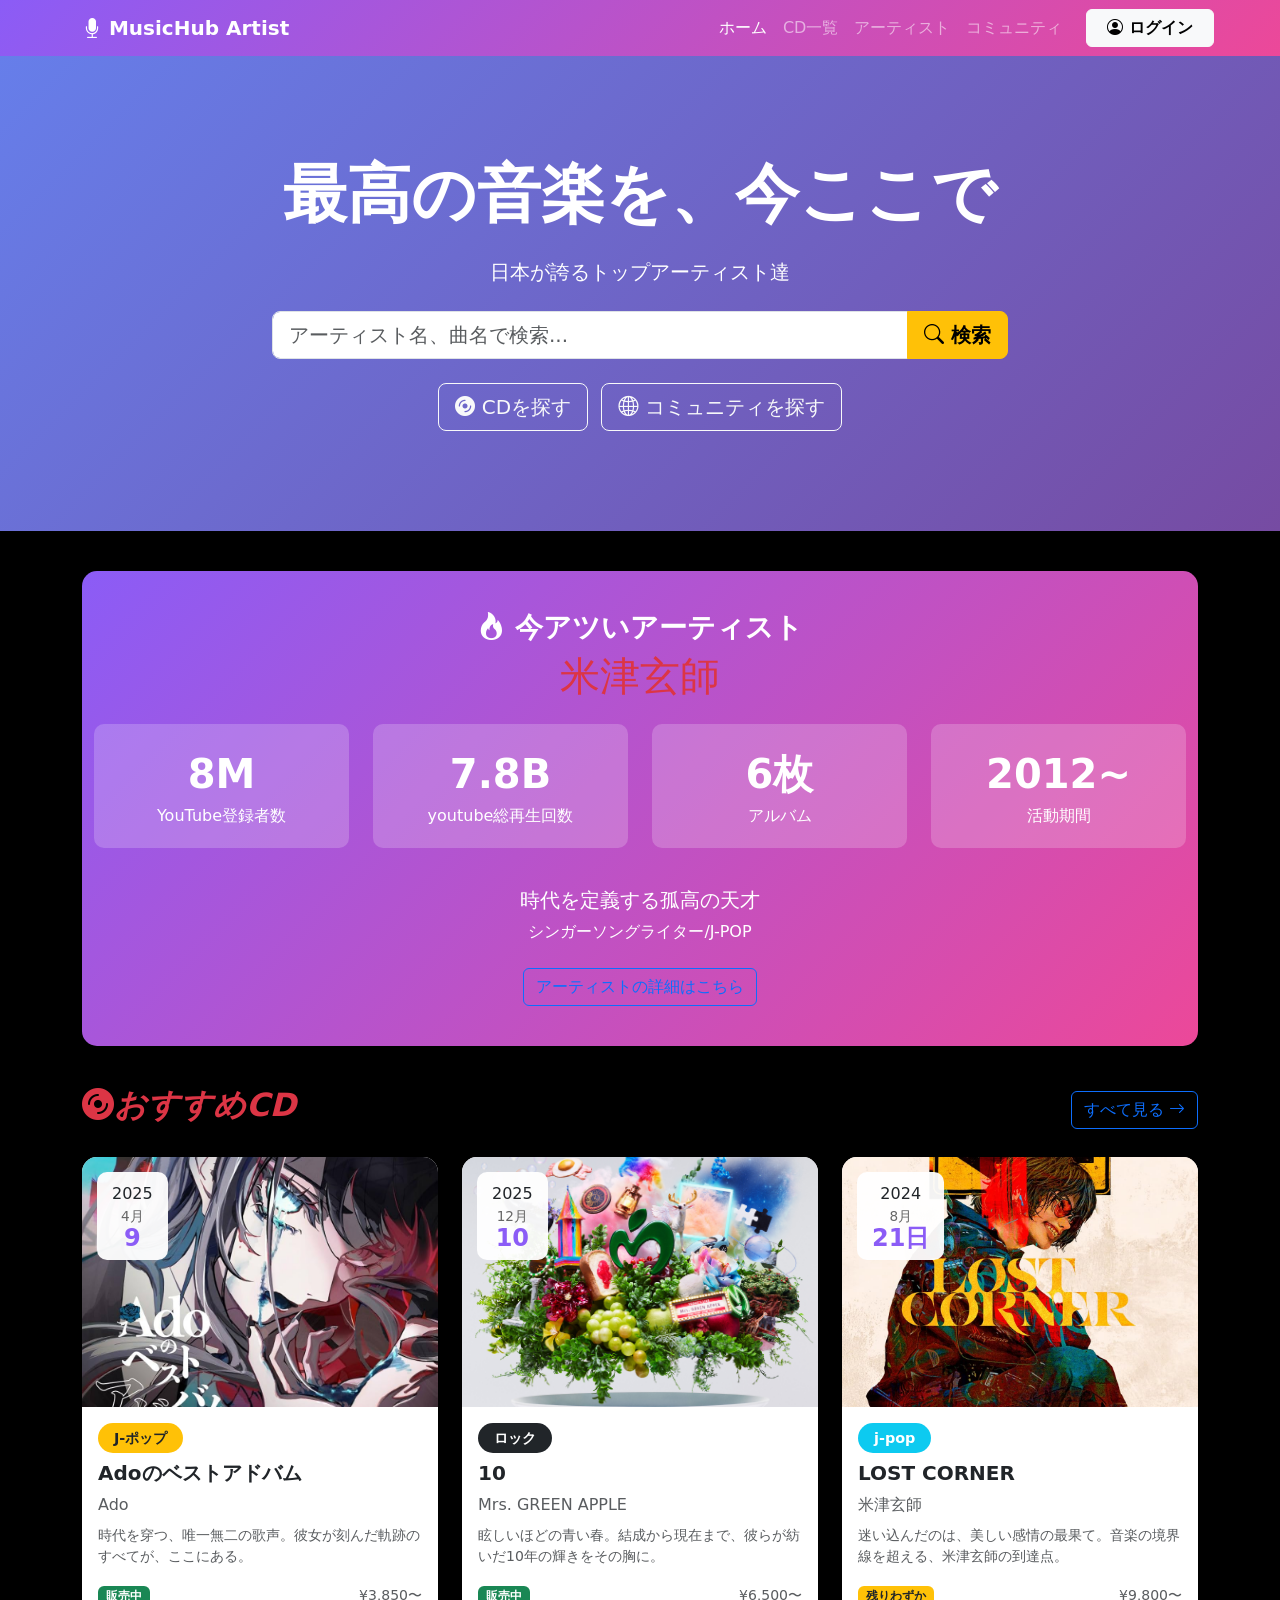
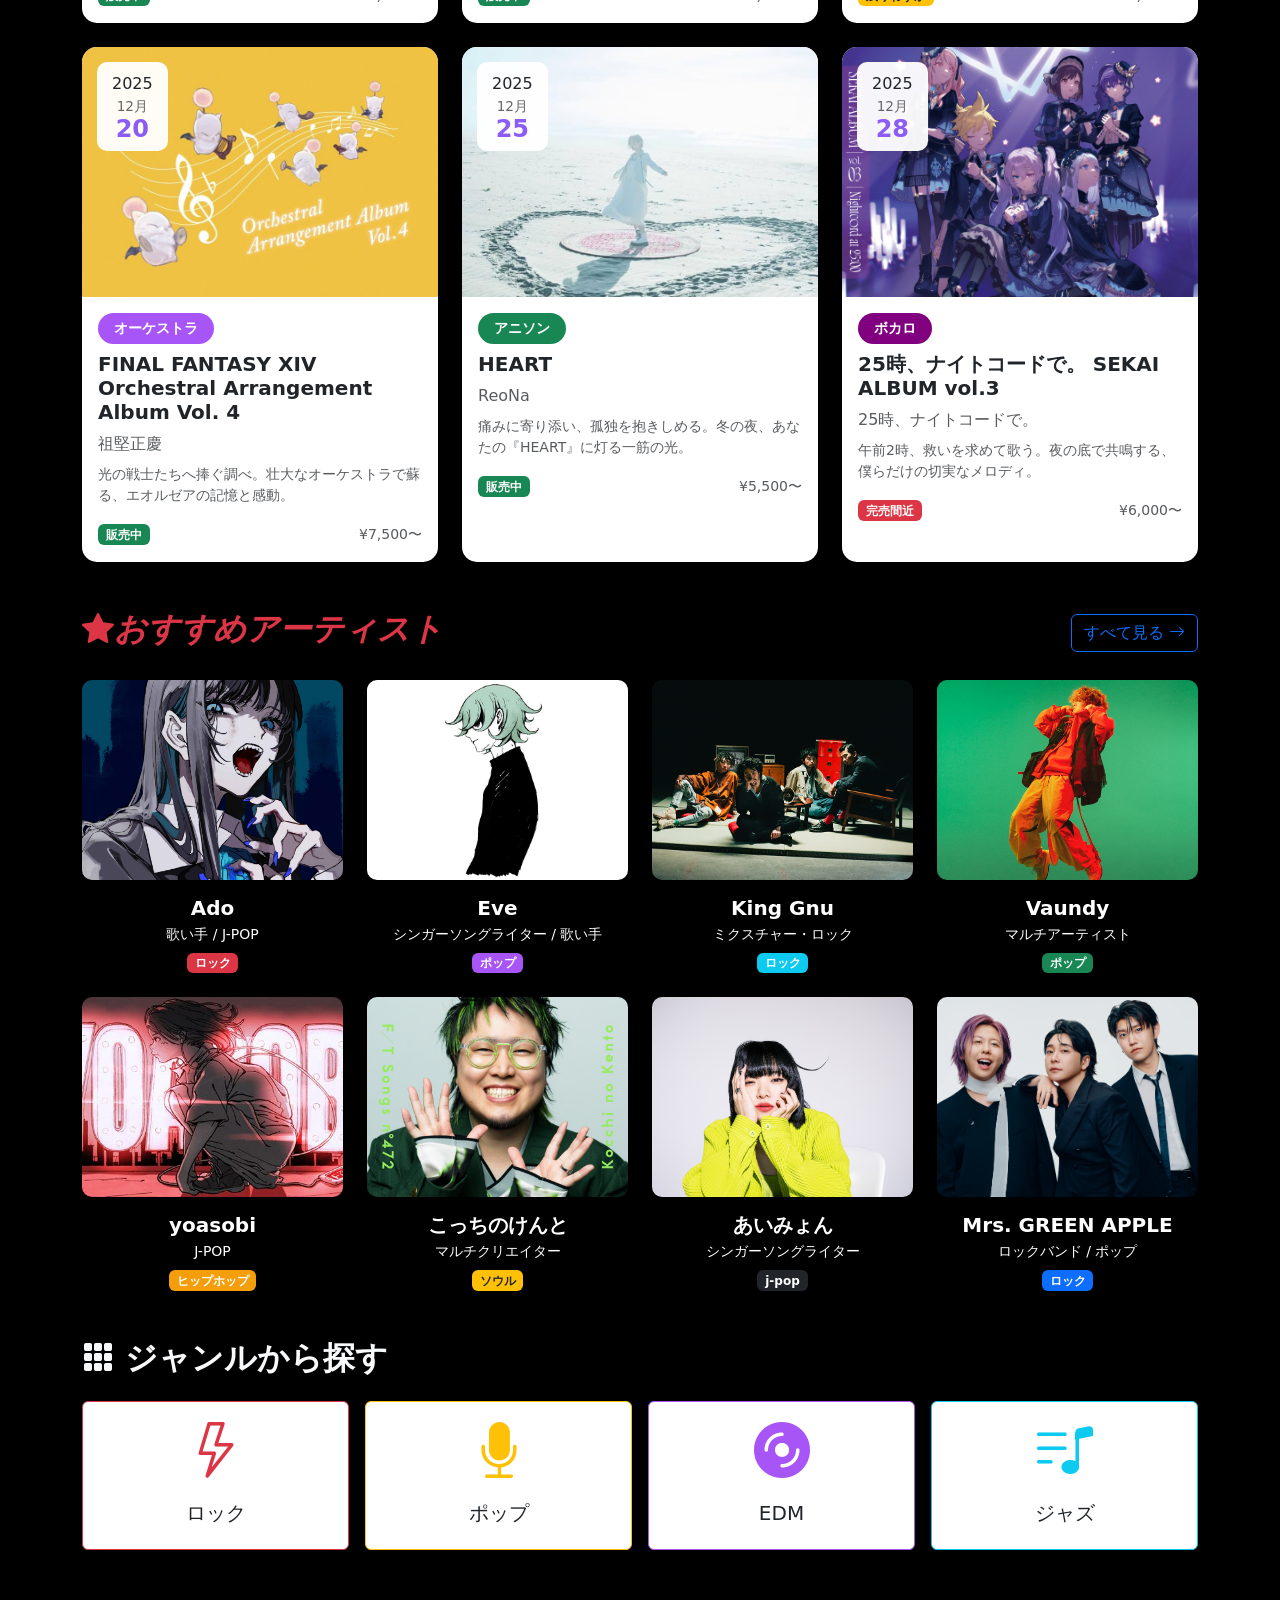
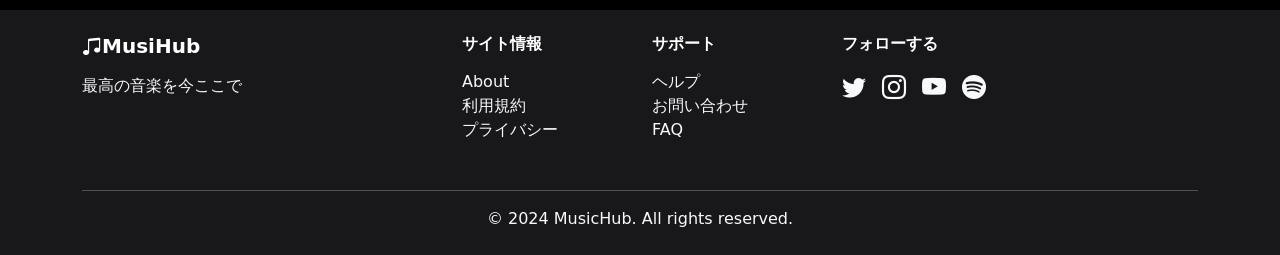
<file: index.html>
<!DOCTYPE html>
<html lang="ja">

<head>
    <meta charset="UTF-8">
    <meta name="viewport" content="width=device-width, initial-scale=1.0">
    <title>MusicHub - アーティスト・CD情報サイト</title>
    <link href="https://cdn.jsdelivr.net/npm/bootstrap@5.3.0/dist/css/bootstrap.min.css" rel="stylesheet">
    <link rel="stylesheet" href="https://cdn.jsdelivr.net/npm/bootstrap-icons@1.11.0/font/bootstrap-icons.css">
    <link rel="stylesheet" href="design.css">
    <link rel="icon" href="img/gemini_generated_image_tby1kntby1kntby1 (2).png" >
    <style>
        :root {
            --primary-color: #8b5cf6;
            --secondary-color: #ec4899;
            --accent-color: #06b6d4;
            --dark-bg: #18181b;
        }

        body {
            background-color: black;
        }

        .artist-card {
            color: white;
        }

        .navbar {
            background: linear-gradient(135deg, var(--primary-color) 0%, var(--secondary-color) 100%);
        }

        .hero-section {
            background: linear-gradient(135deg, #667eea 0%, #764ba2 100%);
            color: white;
            padding: 100px 0;
            margin-bottom: 40px;
            position: relative;
            overflow: hidden;
        }

        .hero-section::before {
            content: '';
            position: absolute;
            top: 0;
            left: 0;
            right: 0;
            bottom: 0;
            background: url('https://placehold.co/1920x600/667eea/ffffff?text=Top+Artist') center/cover;
            opacity: 0.2;
        }

        .hero-content {
            position: relative;
            z-index: 1;
        }

        .event-card {
            transition: transform 0.3s ease, box-shadow 0.3s ease;
            height: 100%;
            border: none;
            border-radius: 15px;
            overflow: hidden;
        }

        .event-card:hover {
            transform: translateY(-10px);
            box-shadow: 0 15px 40px rgba(0, 0, 0, 0.2);
        }

        .event-card img {
            height: 250px;
            object-fit: cover;
        }

        .event-date-badge {
            position: absolute;
            top: 15px;
            left: 15px;
            background: rgba(255, 255, 255, 0.95);
            padding: 10px 15px;
            border-radius: 10px;
            text-align: center;
        }

        .event-date-badge .day {
            font-size: 1.5rem;
            font-weight: bold;
            color: var(--primary-color);
            line-height: 1;
        }

        .event-date-badge .month {
            font-size: 0.85rem;
            color: #666;
        }

        .artist-card {
            transition: transform 0.3s ease;
            cursor: pointer;
        }

        .artist-card:hover {
            transform: scale(1.05);
        }

        .artist-img {
            width: 100%;
            height: 200px;
            object-fit: cover;
            border-radius: 10px;
        }

        .genre-badge {
            font-size: 0.9rem;
            padding: 0.5rem 1rem;
            border-radius: 20px;
        }

        .countdown-section {
            background: linear-gradient(135deg, var(--primary-color) 0%, var(--secondary-color) 100%);
            color: white;
            padding: 40px 0;
            margin: 40px 0;
            border-radius: 15px;
        }

        .countdown-box {
            background: rgba(255, 255, 255, 0.2);
            padding: 20px;
            border-radius: 10px;
            text-align: center;
        }

        .countdown-number {
            font-size: 2.5rem;
            font-weight: bold;
        }

        @media (max-width: 576px) {
            .countdown-number {
                font-size: 1.5rem !important; 
            }

            .countdown-box div {
                font-size: 1rem;
            }
        }

       
    </style>
</head>

<body>
    <!-- ナビゲーションバー -->
   <nav class="navbar navbar-expand-lg navbar-dark sticky-top">
        <div class="container">
            <a class="navbar-brand fw-bold" href="#">
                <i class="bi bi-mic-fill"></i> MusicHub Artist
            </a>
            <button class="navbar-toggler" type="button" data-bs-toggle="collapse" data-bs-target="#navbarNav">
                <span class="navbar-toggler-icon"></span>
            </button>
            <div class="collapse navbar-collapse" id="navbarNav">
                <ul class="navbar-nav ms-auto">
                    <li class="nav-item">
                        <a class="nav-link active" href="#">ホーム</a>
                    </li>
                    <li class="nav-item">
                        <a class="nav-link" href="CD.html">CD一覧</a>
                    </li>
                    <li class="nav-item">
                        <a class="nav-link" href="artist.html">アーティスト</a>
                    </li>
                    <li class="nav-item">
                        <a class="nav-link" href="server.html">コミュニティ</a>
                    </li>
                </ul>
                <a href="login-page.html" class="text-decoration-none text-reset">
                    <button class="btn btn-light ms-lg-3 mt-2 mt-lg-0 fw-bold w-100 w-lg-auto">
                        <i class="bi bi-person-circle"></i> ログイン
                    </button>
                </a>
            </div>
        </div>
    </nav>

    <!-- ヒーローセクション -->
    <div class="hero-section">
        <div class="container hero-content text-center">
            <h1 class="display-3 fw-bold mb-4">最高の音楽を、今ここで</h1>
            <p class="lead mb-4">日本が誇るトップアーティスト達</p>
            <div class="row justify-content-center">
                <div class="col-md-8">
                    <div class="input-group input-group-lg">
                        <input type="text" class="form-control" placeholder="アーティスト名、曲名で検索...">
                        <button class="btn btn-warning fw-bold" type="button">
                            <i class="bi bi-search"></i> 検索
                        </button>
                    </div>
                </div>
            </div>
            <div class="mt-4">
                <button class="btn btn-outline-light btn-lg me-2">
                    <i class="bi bi bi-disc-fill"></i> CDを探す
                </button>
                <button class="btn btn-outline-light btn-lg">
                    <i class="bi bi-globe2"></i> コミュニティを探す
                </button>
            </div>
        </div>
    </div>

    <div class="container">
        <div class="countdown-section">
            <div class="container">
                <h3 class="text-center mb-2 fw-bold">
                    <i class="bi bi-fire"></i> 今アツいアーティスト
                </h3>
                <h1 class="text-center mb-4 text-danger">米津玄師</h1>
                <div class="row text-center">
                    <div class="col-6 col-md-3 mb-3">
                        <div class="countdown-box">
                            <div class="countdown-number">8M</div>
                            <div>YouTube登録者数</div>
                        </div>
                    </div>
                    <div class="col-6 col-md-3 mb-3">
                        <div class="countdown-box">
                            <div class="countdown-number">7.8B</div>
                            <div>youtube総再生回数</div>
                        </div>
                    </div>
                    <div class="col-6 col-md-3 mb-3">
                        <div class="countdown-box">
                            <div class="countdown-number">6枚</div>
                            <div>アルバム</div>
                        </div>
                    </div>
                    <div class="col-6 col-md-3 mb-3">
                        <div class="countdown-box">
                            <div class="countdown-number">2012~</div>
                            <div>活動期間</div>
                        </div>
                    </div>
                </div>
                <div class="text-center mt-4">
                    <h5>時代を定義する孤高の天才</h5>
                    <p class="mb-0">シンガーソングライター/J-POP</p><br>
                    <a href="yonedu.html" class="btn btn-outline-primary">アーティストの詳細はこちら</a>
                </div>
            </div>
        </div>

        <!-- 開催予定イベント -->
        <section class="mb-5">
            <div class="d-flex justify-content-between align-items-center mb-4">
                <h2 class="fw-bold">
                    <i class="bi bi bi-disc-fill text-danger">おすすめCD</i>
                </h2>
                <a href="CD.html" class="btn btn-outline-primary">すべて見る <i class="bi bi-arrow-right"></i></a>
            </div>

            <div class="row g-4">
                <div class="col-md-4">
                    <div class="card event-card">
                        <div class="position-relative">
                            <img src="img/71FuOmYn7vL._UF894,1000_QL80_.jpg" class="card-img-top">
                            <div class="event-date-badge">
                                <div class="year">2025</div>
                                <div class="month">4月</div>
                                <div class="day">9</div>

                            </div>
                        </div>
                        <a href="ado.html" class="text-decoration-none text-reset">
                            <div class="card-body">
                                <span class="badge bg-warning text-dark genre-badge mb-2">J-ポップ</span>
                                <h5 class="card-title fw-bold">Adoのベストアドバム</h5>
                                <p class="text-muted mb-2">
                                    <i class="bi bi-apple-music"></i> Ado
                                </p>
                                <p class="card-text text-muted small">
                                    時代を穿つ、唯一無二の歌声。彼女が刻んだ軌跡のすべてが、ここにある。
                                </p>
                                <div class="d-flex justify-content-between align-items-center">
                                    <div>
                                        <span class="badge bg-success">販売中</span>
                                    </div>
                                    <div class="text-end">
                                        <small class="text-muted">¥3,850〜</small>
                                    </div>
                                </div>
                            </div>
                        </a>
                    </div>
                </div>

                <div class="col-md-4">
                    <div class="card event-card">
                        <div class="position-relative">
                            <img src="img/9e1b06f840659ae06c7425ed2f16570e.jpg" class="card-img-top">
                            <div class="event-date-badge">
                                <div class="year">2025</div>
                                <div class="month">12月</div>
                                <div class="day">10</div>

                            </div>
                        </div>
                        <div class="card-body">
                            <span class="badge bg-dark genre-badge mb-2">ロック</span>
                            <h5 class="card-title fw-bold">10</h5>
                            <p class="text-muted mb-2">
                                <i class="bi bi-apple-music"></i>Mrs. GREEN APPLE
                            </p>
                            <p class="card-text text-muted small">
                                眩しいほどの青い春。結成から現在まで、彼らが紡いだ10年の輝きをその胸に。
                            </p>
                            <div class="d-flex justify-content-between align-items-center">
                                <div>
                                    <span class="badge bg-success">販売中</span>
                                </div>
                                <div class="text-end">
                                    <small class="text-muted">¥6,500〜</small>
                                </div>
                            </div>
                        </div>
                    </div>
                </div>

                <div class="col-md-4">
                    <div class="card event-card">
                        <div class="position-relative">
                            <img src="img/71f4Tt8f1pL.jpg" class="card-img-top">
                            <div class="event-date-badge">
                                <div class="year">2024</div>
                                <div class="month">8月</div>
                                <div class="day">21日</div>
                            </div>
                        </div>
                        <div class="card-body">
                            <span class="badge bg-info genre-badge mb-2">j-pop</span>
                            <h5 class="card-title fw-bold">LOST CORNER</h5>
                            <p class="text-muted mb-2">
                                <i class="bi bi-apple-music"></i>米津玄師
                            </p>
                            <p class="card-text text-muted small">
                                迷い込んだのは、美しい感情の最果て。音楽の境界線を超える、米津玄師の到達点。
                            </p>
                            <div class="d-flex justify-content-between align-items-center">
                                <div>
                                    <span class="badge bg-warning text-dark">残りわずか</span>
                                </div>
                                <div class="text-end">
                                    <small class="text-muted">¥9,800〜</small>
                                </div>
                            </div>
                        </div>
                    </div>
                </div>

                <div class="col-md-4">
                    <div class="card event-card">
                        <div class="position-relative">
                            <img src="img/resize_image.jpg" class="card-img-top" alt="EDM Party">
                            <div class="event-date-badge">
                                <div class="year">2025</div>
                                <div class="month">12月</div>
                                <div class="day">20</div>

                            </div>
                        </div>
                        <div class="card-body">
                            <span class="badge genre-badge mb-2" style="background-color: #a855f7;">オーケストラ</span>
                            <h5 class="card-title fw-bold">FINAL FANTASY XIV Orchestral Arrangement Album Vol. 4</h5>
                            <p class="text-muted mb-2">
                                <i class="bi bi-apple-music"></i> 祖堅正慶
                            </p>
                            <p class="card-text text-muted small">
                                光の戦士たちへ捧ぐ調べ。壮大なオーケストラで蘇る、エオルゼアの記憶と感動。
                            </p>
                            <div class="d-flex justify-content-between align-items-center">
                                <div>
                                    <span class="badge bg-success">販売中</span>
                                </div>
                                <div class="text-end">
                                    <small class="text-muted">¥7,500〜</small>
                                </div>
                            </div>
                        </div>
                    </div>
                </div>

                <div class="col-md-4">
                    <div class="card event-card">
                        <div class="position-relative">
                            <img src="img/612K9NVIhHL._AC_UF894,1000_QL80_.jpg" class="card-img-top"
                                alt="Acoustic Live">
                            <div class="event-date-badge">
                                <div class="year">2025</div>
                                <div class="month">12月</div>
                                <div class="day">25</div>
                            </div>
                        </div>
                        <div class="card-body">
                            <span class="badge bg-success genre-badge mb-2">アニソン</span>

                            <h5 class="card-title fw-bold">HEART</h5>
                            <p class="text-muted mb-2">
                                <i class="bi bi-apple-music"></i> ReoNa
                            </p>
                            <p class="card-text text-muted small">
                                痛みに寄り添い、孤独を抱きしめる。冬の夜、あなたの『HEART』に灯る一筋の光。
                            </p>
                            <div class="d-flex justify-content-between align-items-center">
                                <div>
                                    <span class="badge bg-success">販売中</span>
                                </div>
                                <div class="text-end">
                                    <small class="text-muted">¥5,500〜</small>
                                </div>
                            </div>
                        </div>
                    </div>
                </div>

                <div class="col-md-4">
                    <div class="card event-card">
                        <div class="position-relative">
                            <img src="img/BRMM10894_ニーゴ通常盤JK.jpg" class="card-img-top" alt="Hip Hop Live">
                            <div class="event-date-badge">
                                <div class="year">2025</div>
                                <div class="month">12月</div>
                                <div class="day">28</div>
                            </div>
                        </div>

                        <div class="card-body">
                            <span class="badge genre-badge mb-2" style="background-color: purple;">ボカロ</span>
                            <h5 class="card-title fw-bold">25時、ナイトコードで。 SEKAI ALBUM vol.3</h5>
                            <p class="text-muted mb-2">
                                <i class="bi bi-apple-music"></i> 25時、ナイトコードで。
                            </p>
                            <p class="card-text text-muted small">
                                午前2時、救いを求めて歌う。夜の底で共鳴する、僕らだけの切実なメロディ。
                            </p>
                            <div class="d-flex justify-content-between align-items-center">
                                <div>
                                    <span class="badge bg-danger">完売間近</span>
                                </div>
                                <div class="text-end">
                                    <small class="text-muted">¥6,000〜</small>
                                </div>
                            </div>
                        </div>
                    </div>
                </div>
            </div>
        </section>

        <!-- 人気アーティスト -->
        <section class="mb-5">
            <div class="d-flex justify-content-between align-items-center mb-4">
                <h2 class="fw-bold">
                    <i class="bi bi-star-fill text-danger">おすすめアーティスト</i>
                </h2>
                <a href="artist.html" class="btn btn-outline-primary">すべて見る <i class="bi bi-arrow-right"></i></a>
            </div>

            <div class="row g-4 ">
                <div class="col-6 col-md-3">
                    <a href="CD-buy.html" class="text-decoration-none text-reset">
                        <div class="artist-card text-center">
                            <img src="img/アド.jpg" class="artist-img mb-3" alt="アーティスト1">
                            <h5 class="fw-bold mb-1">Ado</h5>
                            <p class=" small mb-2">歌い手 / J-POP</p>
                            <div class="d-flex justify-content-center gap-2">
                                <span class="badge bg-danger">ロック</span>
                            </div>
                        </div>
                    </a>
                </div>

                <div class="col-6 col-md-3">
                    <div class="artist-card text-center">
                        <img src="img/eve.jpg" class="artist-img mb-3" alt="アーティスト2">
                        <h5 class="fw-bold mb-1">Eve</h5>
                        <p class=" small mb-2">シンガーソングライター / 歌い手</p>
                        <div class="d-flex justify-content-center gap-2">
                            <span class="badge" style="background-color: #a855f7;">ポップ</span>
                        </div>
                    </div>
                </div>

                <div class="col-6 col-md-3">
                    <div class="artist-card text-center">
                        <img src="img/kinggnu_profile.jpg" class="artist-img mb-3" alt="アーティスト3">
                        <h5 class="fw-bold mb-1">King Gnu</h5>
                        <p class=" small mb-2">ミクスチャー・ロック</p>
                        <div class="d-flex justify-content-center gap-2">
                            <span class="badge bg-info">ロック</span>
                        </div>
                    </div>
                </div>

                <div class="col-6 col-md-3">
                    <div class="artist-card text-center">
                        <img src="img/vaundy.jpeg" class="artist-img mb-3" alt="アーティスト4">
                        <h5 class="fw-bold mb-1">Vaundy</h5>
                        <p class=" small mb-2">マルチアーティスト</p>
                        <div class="d-flex justify-content-center gap-2">
                            <span class="badge bg-success">ポップ</span>
                        </div>
                    </div>
                </div>

                <div class="col-6 col-md-3">
                    <div class="artist-card text-center">
                        <img src="img/YOASOBI_A写_R.jpg" class="artist-img mb-3" alt="アーティスト5">
                        <h5 class="fw-bold mb-1">yoasobi</h5>
                        <p class=" small mb-2">J-POP</p>
                        <div class="d-flex justify-content-center gap-2">
                            <span class="badge" style="background-color: #f59e0b;">ヒップホップ</span>
                        </div>
                    </div>
                </div>

                <div class="col-6 col-md-3">
                    <div class="artist-card text-center">
                        <img src="img/こっちのけんと.jpg" class="artist-img mb-3" alt="アーティスト6">
                        <h5 class="fw-bold mb-1">こっちのけんと</h5>
                        <p class=" small mb-2">マルチクリエイター</p>
                        <div class="d-flex justify-content-center gap-2">
                            <span class="badge bg-warning text-dark">ソウル</span>
                        </div>
                    </div>
                </div>

                <div class="col-6 col-md-3">
                    <div class="artist-card text-center">
                        <img src="img/あいみょん.jpg" class="artist-img mb-3" alt="アーティスト7">
                        <h5 class="fw-bold mb-1">あいみょん</h5>
                        <p class=" small mb-2">シンガーソングライター</p>
                        <div class="d-flex justify-content-center gap-2">
                            <span class="badge bg-dark">j-pop</span>
                        </div>
                    </div>
                </div>

                <div class="col-6 col-md-3">
                    <div class="artist-card text-center">
                        <img src="img/ミセス.webp" class="artist-img mb-3" alt="アーティスト8">
                        <h5 class="fw-bold mb-1">Mrs. GREEN APPLE</h5>
                        <p class="d small mb-2">ロックバンド / ポップ</p>
                        <div class="d-flex justify-content-center gap-2">
                            <span class="badge bg-primary">ロック</span>
                        </div>
                    </div>
                </div>
            </div>
        </section>

        <!-- ジャンル別検索 -->
        <section class="mb-5">
            <h2 class="fw-bold mb-4 text-light">
                <i class="bi bi-grid-3x3-gap-fill"></i> ジャンルから探す
            </h2>
            <div class="row g-3">
                <div class="col-6 col-md-3">
                    <a href="#" class="text-decoration-none">
                        <div class="card text-center h-100 border-danger">
                            <div class="card-body">
                                <i class="bi bi-lightning display-4 text-danger"></i>
                                <h5 class="mt-3">ロック</h5>
                            </div>
                        </div>
                    </a>
                </div>
                <div class="col-6 col-md-3">
                    <a href="#" class="text-decoration-none">
                        <div class="card text-center h-100 border-warning">
                            <div class="card-body">
                                <i class="bi bi-mic-fill display-4 text-warning"></i>
                                <h5 class="mt-3">ポップ</h5>

                            </div>
                        </div>
                    </a>
                </div>
                <div class="col-6 col-md-3">
                    <a href="#" class="text-decoration-none">
                        <div class="card text-center h-100" style="border-color: #a855f7;">
                            <div class="card-body">
                                <i class="bi bi-disc-fill display-4" style="color: #a855f7;"></i>
                                <h5 class="mt-3">EDM</h5>

                            </div>
                        </div>
                    </a>
                </div>
                <div class="col-6 col-md-3">
                    <a href="#" class="text-decoration-none">
                        <div class="card text-center h-100 border-info">
                            <div class="card-body">
                                <i class="bi bi-music-note-list display-4 text-info"></i>
                                <h5 class="mt-3">ジャズ</h5>

                            </div>
                        </div>
                    </a>
                </div>
            </div>
        </section>
    </div>

    <!-- フッター -->
    <footer class="py-4">
        <div class="container">
            <div class="row">
                <div class="col-md-4 mb-3">
                    <h5 class="fw-bold mb-3"><i class="bi bi-music-note-beamed"></i>MusiHub</h5>
                    <p class="text-light">最高の音楽を今ここで</p>
                </div>
                <div class="col-md-2 mb-3">
                    <h6 class="fw-bold mb-3">サイト情報</h6>
                    <ul class="list-unstyled">
                        <li><a href="#" class="text-light text-decoration-none">About</a></li>
                        <li><a href="#" class="text-light text-decoration-none">利用規約</a></li>
                        <li><a href="#" class="text-light text-decoration-none">プライバシー</a></li>
                    </ul>
                </div>
                <div class="col-md-2 mb-3">
                    <h6 class="fw-bold mb-3">サポート</h6>
                    <ul class="list-unstyled">
                        <li><a href="#" class="text-light text-decoration-none">ヘルプ</a></li>
                        <li><a href="#" class="text-light text-decoration-none">お問い合わせ</a></li>
                        <li><a href="#" class="text-light text-decoration-none">FAQ</a></li>
                    </ul>
                </div>
                <div class="col-md-4 mb-3">
                    <h6 class="fw-bold mb-3">フォローする</h6>
                    <div class="d-flex gap-3">
                        <a href="#" class="text-light"><i class="bi bi-twitter fs-4"></i></a>
                        <a href="#" class="text-light"><i class="bi bi-instagram fs-4"></i></a>
                        <a href="#" class="text-light"><i class="bi bi-youtube fs-4"></i></a>
                        <a href="#" class="text-light"><i class="bi bi-spotify fs-4"></i></a>
                    </div>
                </div>
            </div>
            <hr class="border-light">
            <p class="text-center text-light mb-0">&copy; 2024 MusicHub. All rights reserved.</p>
        </div>
    </footer>
    <script src="https://cdn.jsdelivr.net/npm/bootstrap@5.3.0/dist/js/bootstrap.bundle.min.js"></script>
</body>
</file>
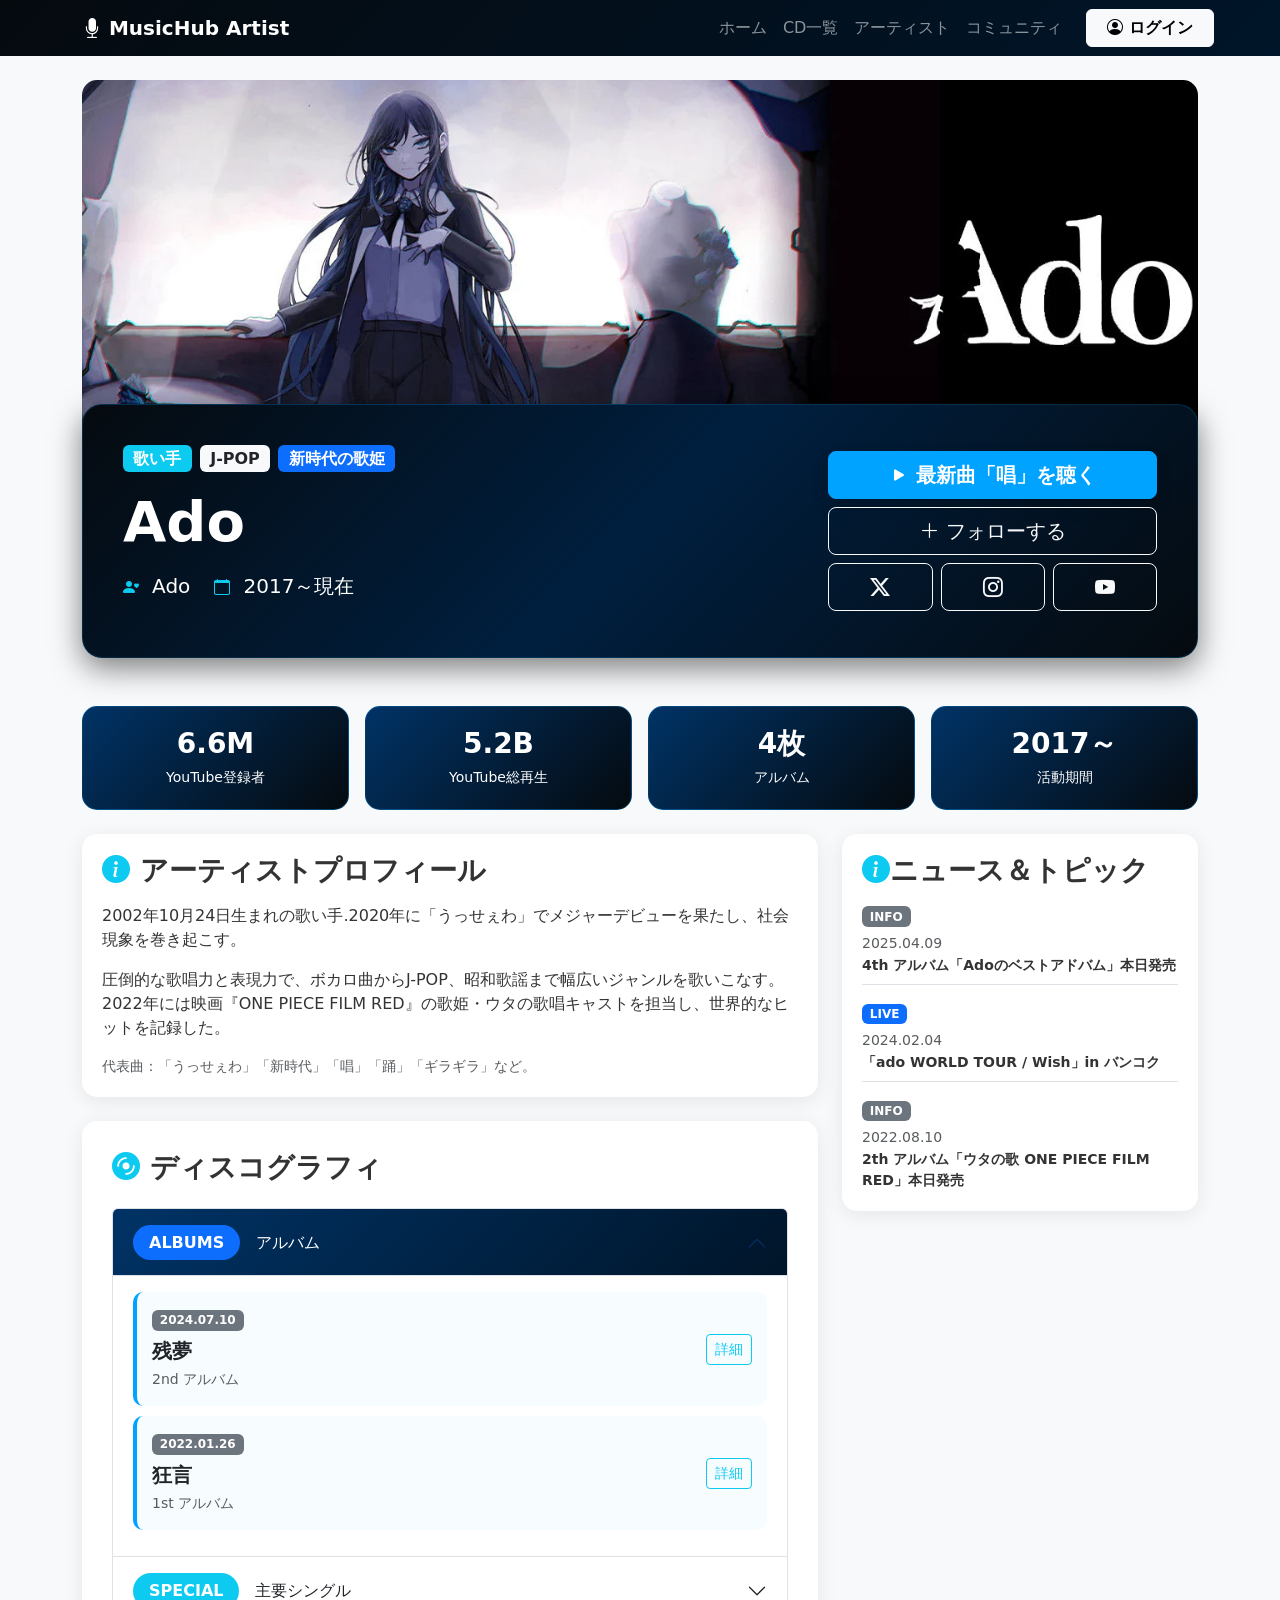
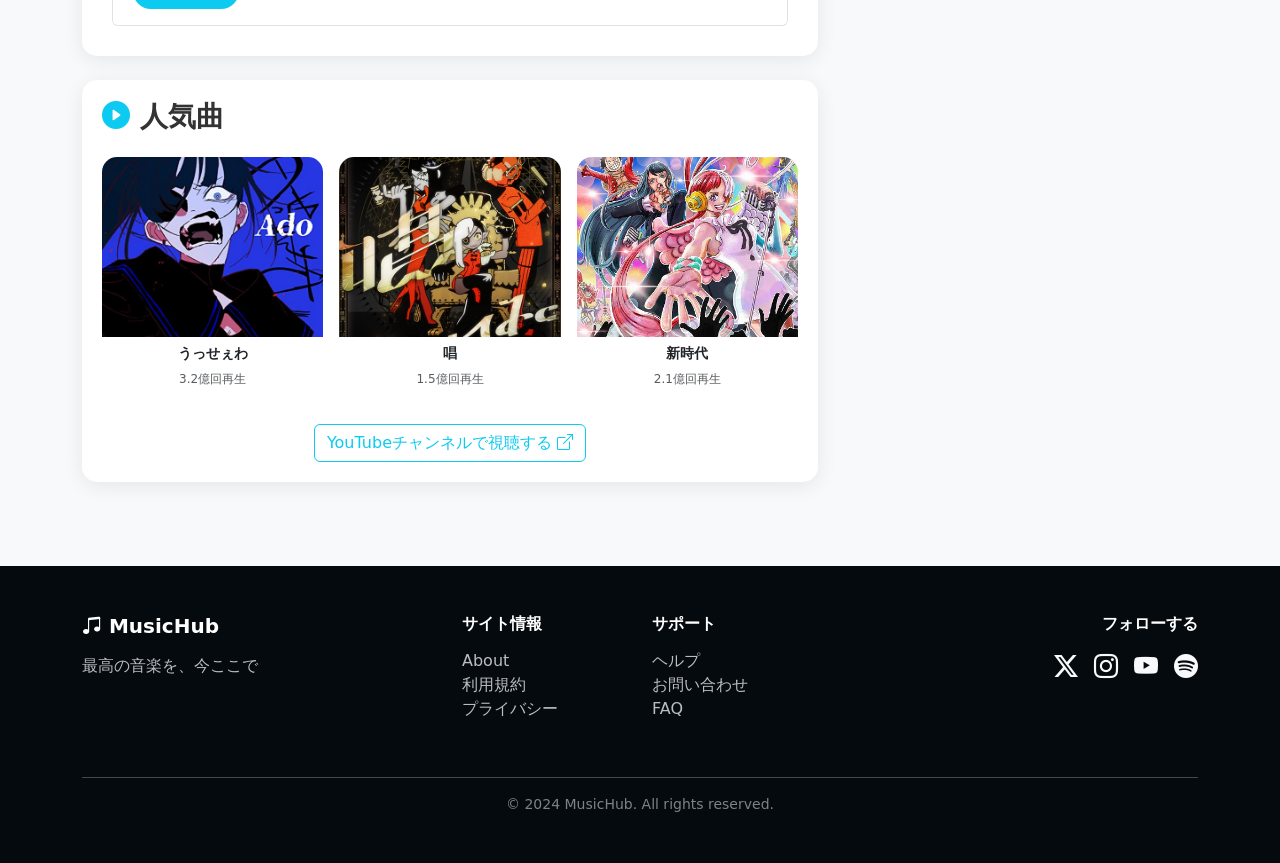
<file: ado.html>
<!DOCTYPE html>
<html lang="ja">

<head>
    <meta charset="UTF-8">
    <meta name="viewport" content="width=device-width, initial-scale=1.0">
    <title>Ado OFFICIAL SITE - MusicHub</title>
    <link href="https://cdn.jsdelivr.net/npm/bootstrap@5.3.0/dist/css/bootstrap.min.css" rel="stylesheet">
    <link rel="stylesheet" href="https://cdn.jsdelivr.net/npm/bootstrap-icons@1.11.0/font/bootstrap-icons.css">
    <link rel="stylesheet" href="design.css">
    <link rel="icon" href="img/gemini_generated_image_tby1kntby1kntby1 (2).png" >
    <style>
        :root {
            --primary-color: #001529;
            --secondary-color: #003366;
            --accent-color: #00a3ff;
            --dark-bg: #050a0f;
        }

        body {
            background-color: #f8f9fa;
            color: #333;
        }

        .navbar {
            background: linear-gradient(135deg, var(--dark-bg) 0%, var(--primary-color) 100%);
        }

        
        .hero-image {
            width: 100%;
            height: 250px; 
            object-fit: cover;
            border-radius: 20px;
        }

        .carousel-item img {
            height: 250px; 
            object-fit: cover;
            border-radius: 15px;
        }

        
        @media (min-width: 768px) {
            .hero-image { height: 450px; }
            .carousel-item img { height: 400px; }
        }

        .event-header {
            background: linear-gradient(135deg, var(--dark-bg) 0%, #001f3f 50%, #050a0f 100%);
            color: white;
            padding: 20px; 
            border-radius: 20px;
            margin-top: -30px;
            position: relative;
            z-index: 1;
            border: 1px solid rgba(0, 163, 255, 0.2);
            box-shadow: 0 10px 30px rgba(0, 0, 0, 0.5);
        }

        
        @media (min-width: 992px) {
            .event-header {
                padding: 40px;
                margin-top: -100px;
            }
        }

       
        @media (max-width: 576px) {
            .display-4 { font-size: 2.5rem; }
        }

        .info-card {
            background: white;
            border-radius: 15px;
            padding: 20px;
            box-shadow: 0 4px 20px rgba(0, 0, 0, 0.08);
            margin-bottom: 20px;
        }

        .artist-card {
            transition: transform 0.3s ease;
            cursor: pointer;
            border: none;
            border-radius: 15px;
            overflow: hidden;
            margin-bottom: 10px;
        }

        .artist-card:hover {
            transform: translateY(-10px);
            box-shadow: 0 4px 20px rgba(0, 0, 0, 0.08);
        }

        .artist-img {
            width: 100%;
            height: 150px; 
            object-fit: cover;
        }

        @media (min-width: 768px) {
            .artist-img { height: 180px; }
        }

        .timetable-section {
            background: white;
            border-radius: 15px;
            padding: 20px; 
            box-shadow: 0 4px 20px rgba(0, 0, 0, 0.08);
        }

        @media (min-width: 768px) {
            .timetable-section { padding: 30px; }
        }

        .accordion-button:not(.collapsed) {
            background: linear-gradient(135deg, var(--secondary-color), var(--primary-color));
            color: white;
        }

        .stage-badge {
            padding: 0.5rem 1rem;
            border-radius: 20px;
            font-weight: 600;
        }

        .time-slot {
            background: rgba(0, 163, 255, 0.03);
            padding: 15px;
            border-radius: 10px;
            border-left: 4px solid var(--accent-color);
            margin-bottom: 10px;
        }

        .stat-box {
            background: linear-gradient(135deg, var(--secondary-color), var(--dark-bg));
            color: white;
            padding: 15px; 
            border-radius: 15px;
            text-align: center;
            border: 1px solid rgba(0, 163, 255, 0.3);
            height: 100%;
        }

        @media (min-width: 768px) {
            .stat-box { padding: 20px; }
        }


        .btn-info {
            background-color: var(--accent-color);
            border-color: var(--accent-color);
            color: white;
        }

       
        .text-reset { color: inherit !important; }
    </style>
</head>

<body>
    <nav class="navbar navbar-expand-lg navbar-dark sticky-top">
        <div class="container">
            <a class="navbar-brand fw-bold" href="#">
                <i class="bi bi-mic-fill"></i> MusicHub Artist
            </a>
            <button class="navbar-toggler" type="button" data-bs-toggle="collapse" data-bs-target="#navbarNav">
                <span class="navbar-toggler-icon"></span>
            </button>
            <div class="collapse navbar-collapse" id="navbarNav">
                <ul class="navbar-nav ms-auto">
                    <li class="nav-item">
                        <a class="nav-link" href="index.html">ホーム</a>
                    </li>
                    <li class="nav-item">
                        <a class="nav-link" href="CD.html">CD一覧</a>
                    </li>
                    <li class="nav-item">
                        <a class="nav-link" href="artist.html">アーティスト</a>
                    </li>
                    <li class="nav-item">
                        <a class="nav-link" href="server.html">コミュニティ</a>
                    </li>
                </ul>
                <a href="login-page.html" class="text-decoration-none text-reset">
                    <button class="btn btn-light ms-lg-3 mt-2 mt-lg-0 fw-bold w-100 w-lg-auto">
                        <i class="bi bi-person-circle"></i> ログイン
                    </button>
                </a>
            </div>
        </div>
    </nav>

    <div class="container mt-4">

        <div id="artistCarousel" class="carousel slide mb-4" data-bs-ride="carousel">
            <div class="carousel-inner">
                <div class="carousel-item active">
                    <img src="img/20230426_ado__header.webp" class="d-block w-100" alt="最新アルバムビジュアル">
                </div>
            </div>
        </div>

        <div class="event-header mb-5">
            <div class="row align-items-center">
                <div class="col-lg-8">
                    <div class="d-flex flex-wrap gap-2 mb-3">
                        <span class="badge bg-info fs-6">歌い手</span>
                        <span class="badge bg-light text-dark fs-6">J-POP</span>
                        <span class="badge bg-primary fs-6">新時代の歌姫</span>
                    </div>
                    <h1 class="display-4 fw-bold mb-3">Ado</h1>
                    <div class="d-flex flex-wrap gap-3 gap-md-4 mb-3">
                        <div>
                            <i class="bi bi-person-heart text-info"></i>
                            <span class="ms-2 fs-5">Ado</span>
                        </div>
                        <div>
                            <i class="bi bi-calendar text-info"></i>
                            <span class="ms-2 fs-5">2017～現在</span>
                        </div>
                    </div>

                </div>
                <div class="col-lg-4 text-lg-end">
                    <button class="btn btn-info btn-lg fw-bold mb-2 w-100 shadow">
                        <i class="bi bi-play-fill"></i> 最新曲「唱」を聴く
                    </button>
                    <button class="btn btn-outline-light btn-lg w-100 mb-2">
                        <i class="bi bi-plus-lg"></i> フォローする
                    </button>
                    <div class="d-flex gap-2">
                        <button class="btn btn-outline-light btn-lg flex-grow-1"><i
                                class="bi bi-twitter-x"></i></button>
                        <button class="btn btn-outline-light btn-lg flex-grow-1"><i
                                class="bi bi-instagram"></i></button>
                        <button class="btn btn-outline-light btn-lg flex-grow-1"><i class="bi bi-youtube"></i></button>
                    </div>
                </div>
            </div>
        </div>

        <div class="row g-2 g-md-3 mb-4">
            <div class="col-6 col-md-3">
                <div class="stat-box">
                    <h3 class="fw-bold mb-1">6.6M</h3>
                    <small>YouTube登録者</small>
                </div>
            </div>
            <div class="col-6 col-md-3">
                <div class="stat-box">
                    <h3 class="fw-bold mb-1">5.2B</h3>
                    <small>YouTube総再生</small>
                </div>
            </div>
            <div class="col-6 col-md-3">
                <div class="stat-box">
                    <h3 class="fw-bold mb-1">4枚</h3>
                    <small>アルバム</small>
                </div>
            </div>
            <div class="col-6 col-md-3">
                <div class="stat-box">
                    <h3 class="fw-bold mb-1">2017～</h3>
                    <small>活動期間</small>
                </div>
            </div>
        </div>

        <div class="row">
            <div class="col-lg-8">
                <div class="info-card mb-4">
                    <h3 class="fw-bold mb-3"><i class="bi bi-info-circle-fill text-info"></i> アーティストプロフィール</h3>
                    <p class="mb-3">
                        2002年10月24日生まれの歌い手.2020年に「うっせぇわ」でメジャーデビューを果たし、社会現象を巻き起こす。
                    </p>
                    <p class="mb-3">
                        圧倒的な歌唱力と表現力で、ボカロ曲からJ-POP、昭和歌謡まで幅広いジャンルを歌いこなす。2022年には映画『ONE PIECE FILM
                        RED』の歌姫・ウタの歌唱キャストを担当し、世界的なヒットを記録した。
                    </p>
                    <p class="mb-0 text-muted small">
                        代表曲：「うっせぇわ」「新時代」「唱」「踊」「ギラギラ」など。
                    </p>
                </div>

                <div class="timetable-section mb-4">
                    <h3 class="fw-bold mb-4"><i class="bi bi-disc-fill text-info"></i> ディスコグラフィ</h3>

                    <div class="accordion" id="discographyAccordion">
                        <div class="accordion-item">
                            <h2 class="accordion-header">
                                <button class="accordion-button" type="button" data-bs-toggle="collapse"
                                    data-bs-target="#albums">
                                    <span class="stage-badge bg-primary text-white me-2 me-md-3">ALBUMS</span>
                                    アルバム
                                </button>
                            </h2>
                            <div id="albums" class="accordion-collapse collapse show"
                                data-bs-parent="#discographyAccordion">
                                <div class="accordion-body">
                                    <div class="time-slot">
                                        <div class="d-flex justify-content-between align-items-center">
                                            <div>
                                                <span class="badge bg-secondary">2024.07.10</span>
                                                <h5 class="mb-1 mt-2 fw-bold">残夢</h5>
                                                <small class="text-muted">2nd アルバム</small>
                                            </div>
                                            <button class="btn btn-sm btn-outline-info">詳細</button>
                                        </div>
                                    </div>
                                    <div class="time-slot">
                                        <div class="d-flex justify-content-between align-items-center">
                                            <div>
                                                <span class="badge bg-secondary">2022.01.26</span>
                                                <h5 class="mb-1 mt-2 fw-bold">狂言</h5>
                                                <small class="text-muted">1st アルバム</small>
                                            </div>
                                            <button class="btn btn-sm btn-outline-info">詳細</button>
                                        </div>
                                    </div>
                                </div>
                            </div>
                        </div>

                        <div class="accordion-item">
                            <h2 class="accordion-header">
                                <button class="accordion-button collapsed" type="button" data-bs-toggle="collapse"
                                    data-bs-target="#singles">
                                    <span class="stage-badge bg-info text-white me-2 me-md-3">SPECIAL</span>
                                    主要シングル
                                </button>
                            </h2>
                            <div id="singles" class="accordion-collapse collapse"
                                data-bs-parent="#discographyAccordion">
                                <div class="accordion-body">
                                    <div class="time-slot">
                                        <div class="d-flex justify-content-between align-items-center">
                                            <div>
                                                <span class="badge bg-secondary">2022.06.08</span>
                                                <h5 class="mb-1 mt-2 fw-bold">「新時代」</h5>
                                                <small class="text-muted"> 劇場版「ONE PIECE FILM RED」テーマソング</small>
                                            </div>
                                            <button class="btn btn-sm btn-outline-info">詳細</button>
                                        </div>
                                    </div>
                                    <div class="time-slot">
                                        <div class="d-flex justify-content-between align-items-center">
                                            <div>
                                                <span class="badge bg-secondary">2020.10.23</span>
                                                <h5 class="mb-1 mt-2 fw-bold">「うっせえわ」</h5>
                                                <small class="text-muted">世界的ヒット曲</small>
                                            </div>
                                            <button class="btn btn-sm btn-outline-info">詳細</button>
                                        </div>
                                    </div>
                                </div>
                            </div>
                        </div>
                    </div>
                </div>

                <div class="info-card mb-4">
                    <h3 class="fw-bold mb-4"><i class="bi bi-play-circle-fill text-info"></i> 人気曲</h3>
                    <div class="row g-3">
                        <div class="col-6 col-md-4">
                            <div class="card artist-card">
                                <img src="img/うっせえわ.jpg" class="artist-img" alt="うっせぇわ">
                                <div class="card-body p-2 text-center">
                                    <h6 class="fw-bold mb-1 small">うっせぇわ</h6>
                                    <small class="text-muted" style="font-size: 0.75rem;">3.2億回再生</small>
                                </div>
                            </div>
                        </div>
                        <div class="col-6 col-md-4">
                            <div class="card artist-card">
                                <img src="img/唱.jpg" class="artist-img" alt="唱">
                                <div class="card-body p-2 text-center">
                                    <h6 class="fw-bold mb-1 small">唱</h6>
                                    <small class="text-muted" style="font-size: 0.75rem;">1.5億回再生</small>
                                </div>
                            </div>
                        </div>
                        <div class="col-6 col-md-4">
                            <div class="card artist-card">
                                <img src="img/新時代.jpg" class="artist-img" alt="新時代">
                                <div class="card-body p-2 text-center">
                                    <h6 class="fw-bold mb-1 small">新時代</h6>
                                    <small class="text-muted" style="font-size: 0.75rem;">2.1億回再生</small>
                                </div>
                            </div>
                        </div>
                    </div>
                    <div class="text-center mt-3">
                        <a href="https://youtube.com/@ado1024?si=K6MfschqUSxtCkUg"
                            class="btn btn-outline-info w-30 w-md-auto text-decoration-none">
                            YouTubeチャンネルで視聴する <i class="bi bi-box-arrow-up-right"></i>
                        </a>
                    </div>
                </div>
            </div>

            <div class="col-lg-4">
                <div class="info-card mb-4">
                    <h3 class="fw-bold mb-3"><i class="bi bi-info-circle-fill text-info"></i>ニュース＆トピック</h3>
                    <div class="mb-3 border-bottom pb-2">
                        <span class="badge bg-secondary mb-1">INFO</span><br>
                        <small class="text-muted">2025.04.09</small>
                        <p class="mb-0 fw-bold small">4th アルバム「Adoのベストアドバム」本日発売</p>
                    </div>
                    <div class="mb-3 border-bottom pb-2">
                        <span class="badge bg-primary mb-1">LIVE</span><br>
                        <small class="text-muted">2024.02.04</small>
                        <p class="mb-0 fw-bold small">「ado WORLD TOUR / Wish」in バンコク</p>
                    </div>
                    <div class="mb-0">
                        <span class="badge bg-secondary mb-1">INFO</span><br>
                        <small class="text-muted">2022.08.10</small>
                        <p class="mb-0 fw-bold small">2th アルバム「ウタの歌 ONE PIECE FILM RED」本日発売</p>
                    </div>
                </div>
            </div>
        </div>
    </div>

   <footer class="py-5">
        <div class="container">
            <div class="row">
                <div class="col-md-4 mb-4">
                    <h5 class="fw-bold mb-3"><i class="bi bi-music-note-beamed"></i> MusicHub</h5>
                    <p class="text-light opacity-75">最高の音楽を、今ここで</p>
                </div>
                <div class="col-md-2 col-6 mb-4">
                    <h6 class="fw-bold mb-3">サイト情報</h6>
                    <ul class="list-unstyled">
                        <li><a href="#" class="text-light text-decoration-none opacity-75">About</a></li>
                        <li><a href="#" class="text-light text-decoration-none opacity-75">利用規約</a></li>
                        <li><a href="#" class="text-light text-decoration-none opacity-75">プライバシー</a></li>
                    </ul>
                </div>
                <div class="col-md-2 col-6 mb-4">
                    <h6 class="fw-bold mb-3">サポート</h6>
                    <ul class="list-unstyled">
                        <li><a href="#" class="text-light text-decoration-none opacity-75">ヘルプ</a></li>
                        <li><a href="#" class="text-light text-decoration-none opacity-75">お問い合わせ</a></li>
                        <li><a href="#" class="text-light text-decoration-none opacity-75">FAQ</a></li>
                    </ul>
                </div>
                <div class="col-md-4 mb-4 text-md-end">
                    <h6 class="fw-bold mb-3">フォローする</h6>
                    <div class="d-flex gap-3 justify-content-md-end">
                        <a href="#" class="text-light"><i class="bi bi-twitter-x fs-4"></i></a>
                        <a href="#" class="text-light"><i class="bi bi-instagram fs-4"></i></a>
                        <a href="#" class="text-light"><i class="bi bi-youtube fs-4"></i></a>
                        <a href="#" class="text-light"><i class="bi bi-spotify fs-4"></i></a>
                    </div>
                </div>
            </div>
            <hr class="border-light opacity-25">
            <p class="text-center text-light opacity-50 mb-0 small">&copy; 2024 MusicHub. All rights reserved.</p>
        </div>
    </footer>

    <script src="https://cdn.jsdelivr.net/npm/bootstrap@5.3.0/dist/js/bootstrap.bundle.min.js"></script>
</body>

</html>
</file>
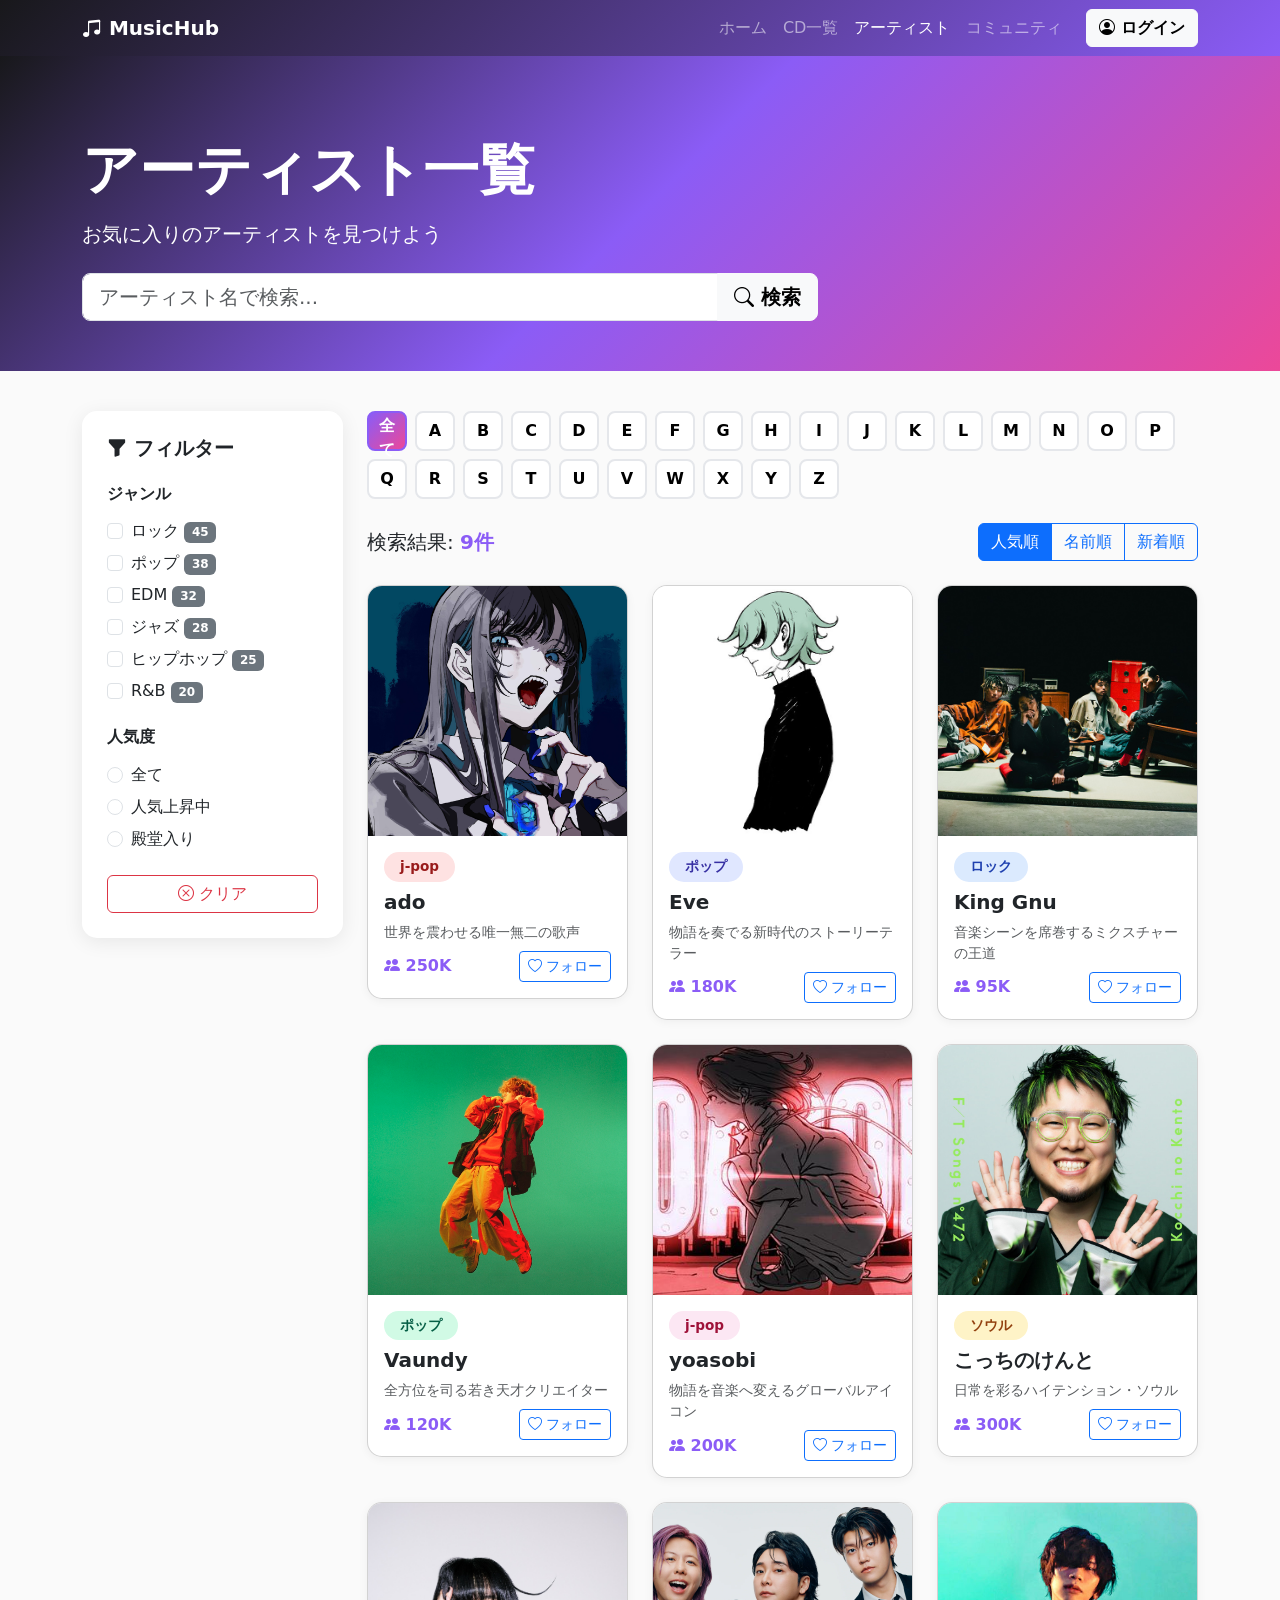
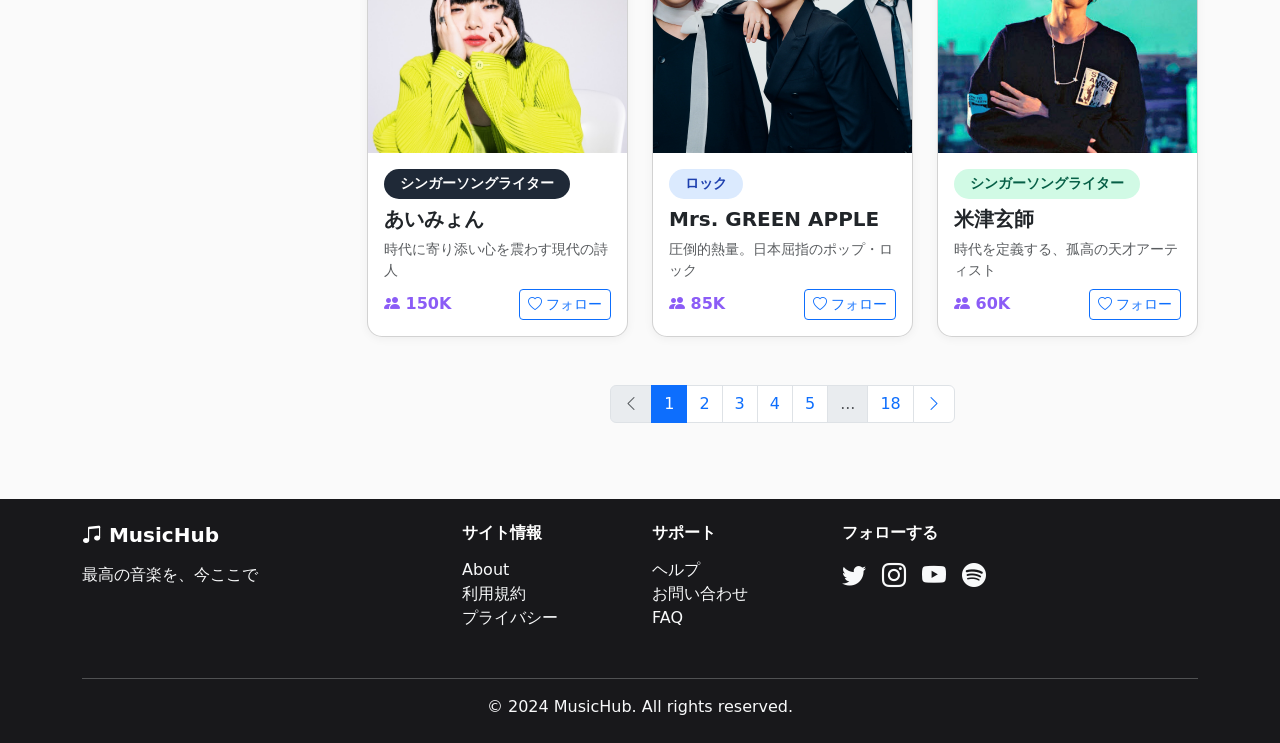
<file: artist.html>
<!DOCTYPE html>
<html lang="ja">
<head>
    <meta charset="UTF-8">
    <meta name="viewport" content="width=device-width, initial-scale=1.0">
    <title>アーティスト一覧 - MusicHub</title>
    <link href="https://cdn.jsdelivr.net/npm/bootstrap@5.3.0/dist/css/bootstrap.min.css" rel="stylesheet">
    <link rel="stylesheet" href="https://cdn.jsdelivr.net/npm/bootstrap-icons@1.11.0/font/bootstrap-icons.css">
    <link rel="stylesheet" href="design.css">
    <link rel="icon" href="img/gemini_generated_image_tby1kntby1kntby1 (2).png" >
    <style>
        :root {
            --primary-color: #8b5cf6;
            --secondary-color: #ec4899;
            --accent-color: #06b6d4;
            --dark-bg: #18181b;
        }
        
        body {
            background-color: #fafafa;
        }
        
        .navbar {
            background: linear-gradient(135deg, var(--dark-bg) 0%, var(--primary-color) 100%);
        }
        
        .page-header {
            background: linear-gradient(135deg, var(--dark-bg) 0%, var(--primary-color) 50%, var(--secondary-color) 100%);
            color: white;
            padding: 80px 0 50px 0;
            margin-bottom: 40px;
        }
        
        .artist-card {
            background: white;
            border-radius: 15px;
            overflow: hidden;
            transition: all 0.3s ease;
            box-shadow: 0 2px 10px rgba(0,0,0,0.05);
            cursor: pointer;
        }
        
        .artist-card:hover {
            transform: translateY(-10px);
            box-shadow: 0 15px 40px rgba(139, 92, 246, 0.2);
        }
        
        .artist-img {
            width: 100%;
            height: 250px;
            object-fit: cover;
        }
        
        .genre-badge {
            padding: 0.5rem 1rem;
            border-radius: 20px;
            font-weight: 600;
            font-size: 0.85rem;
        }
        
        .followers-count {
            color: var(--primary-color);
            font-weight: bold;
        }
        
        .filter-card {
            position: sticky;
            top: 20px;
            background: white;
            border-radius: 15px;
            padding: 25px;
            box-shadow: 0 4px 20px rgba(0,0,0,0.08);
        }
        
        .alphabet-filter {
            display: flex;
            flex-wrap: wrap;
            gap: 8px;
            margin-bottom: 20px;
        }
        
        .alphabet-btn {
            width: 40px;
            height: 40px;
            border-radius: 8px;
            border: 2px solid #e5e7eb;
            background: white;
            font-weight: bold;
            cursor: pointer;
            transition: all 0.2s ease;
        }
        
        .alphabet-btn:hover {
            border-color: var(--primary-color);
            background: rgba(139, 92, 246, 0.1);
        }
        
        .alphabet-btn.active {
            background: linear-gradient(135deg, var(--primary-color), var(--secondary-color));
            color: white;
            border-color: var(--primary-color);
        }
        
       
    </style>
</head>
<body>
    <!-- ナビゲーションバー -->
    <nav class="navbar navbar-expand-lg navbar-dark sticky-top">
        <div class="container">
            <a class="navbar-brand fw-bold" href="#">
                <i class="bi bi-music-note-beamed"></i> MusicHub
            </a>
            <button class="navbar-toggler" type="button" data-bs-toggle="collapse" data-bs-target="#navbarNav">
                <span class="navbar-toggler-icon"></span>
            </button>
            <div class="collapse navbar-collapse" id="navbarNav">
                <ul class="navbar-nav ms-auto">
                    <li class="nav-item">
                        <a class="nav-link" href="index.html">ホーム</a>
                    </li>
                    <li class="nav-item">
                        <a class="nav-link" href="CD.html">CD一覧</a>
                    </li>
                    <li class="nav-item">
                        <a class="nav-link active" href="#">アーティスト</a>
                    </li>
                    <li class="nav-item">
                        <a class="nav-link" href="server.html">コミュニティ</a>
                    </li>
                </ul>
                <a href="login-page.html" class="text-decoration-none text-reset">
                <button class="btn btn-light ms-3 fw-bold">
                    <i class="bi bi-person-circle"></i> ログイン
                </button>
                </a>
            </div>
        </div>
    </nav>

    <!-- ページヘッダー -->
    <div class="page-header">
        <div class="container">
            <h1 class="display-4 fw-bold mb-3">アーティスト一覧</h1>
            <p class="lead">お気に入りのアーティストを見つけよう</p>
            <div class="row mt-4">
                <div class="col-md-8">
                    <div class="input-group input-group-lg">
                        <input type="text" id="artistSearchInput" class="form-control" placeholder="アーティスト名で検索...">
                        <button id="searchButton" class="btn btn-light fw-bold" type="button">
                            <i class="bi bi-search"></i> 検索
                        </button>
                    </div>
                </div>
            </div>
        </div>
    </div>

    <div class="container">
        <div class="row">
            <!-- フィルターサイドバー -->
            <div class="col-lg-3">
                <div class="filter-card">
                    <h5 class="fw-bold mb-4"><i class="bi bi-funnel-fill"></i> フィルター</h5>
                    
                    <!-- ジャンル -->
                    <div class="mb-4">
                        <h6 class="fw-bold mb-3">ジャンル</h6>
                        <div class="form-check mb-2">
                            <input class="form-check-input" type="checkbox" id="genre1">
                            <label class="form-check-label" for="genre1">
                                ロック <span class="badge bg-secondary">45</span>
                            </label>
                        </div>
                        <div class="form-check mb-2">
                            <input class="form-check-input" type="checkbox" id="genre2">
                            <label class="form-check-label" for="genre2">
                                ポップ <span class="badge bg-secondary">38</span>
                            </label>
                        </div>
                        <div class="form-check mb-2">
                            <input class="form-check-input" type="checkbox" id="genre3">
                            <label class="form-check-label" for="genre3">
                                EDM <span class="badge bg-secondary">32</span>
                            </label>
                        </div>
                        <div class="form-check mb-2">
                            <input class="form-check-input" type="checkbox" id="genre4">
                            <label class="form-check-label" for="genre4">
                                ジャズ <span class="badge bg-secondary">28</span>
                            </label>
                        </div>
                        <div class="form-check mb-2">
                            <input class="form-check-input" type="checkbox" id="genre5">
                            <label class="form-check-label" for="genre5">
                                ヒップホップ <span class="badge bg-secondary">25</span>
                            </label>
                        </div>
                        <div class="form-check mb-2">
                            <input class="form-check-input" type="checkbox" id="genre6">
                            <label class="form-check-label" for="genre6">
                                R&B <span class="badge bg-secondary">20</span>
                            </label>
                        </div>
                    </div>

                    <!-- 人気度 -->
                    <div class="mb-4">
                        <h6 class="fw-bold mb-3">人気度</h6>
                        <div class="form-check mb-2">
                            <input class="form-check-input" type="radio" name="popularity" id="pop1">
                            <label class="form-check-label" for="pop1">
                                全て
                            </label>
                        </div>
                        <div class="form-check mb-2">
                            <input class="form-check-input" type="radio" name="popularity" id="pop2">
                            <label class="form-check-label" for="pop2">
                                人気上昇中
                            </label>
                        </div>
                        <div class="form-check mb-2">
                            <input class="form-check-input" type="radio" name="popularity" id="pop3">
                            <label class="form-check-label" for="pop3">
                                殿堂入り
                            </label>
                        </div>
                    </div>

                    <button class="btn btn-outline-danger w-100">
                        <i class="bi bi-x-circle"></i> クリア
                    </button>
                </div>
            </div>

            <!-- アーティスト一覧 -->
            <div class="col-lg-9">
                <!-- アルファベットフィルター -->
                <div class="alphabet-filter mb-4">
                    <button class="alphabet-btn active">全て</button>
                    <button class="alphabet-btn">A</button>
                    <button class="alphabet-btn">B</button>
                    <button class="alphabet-btn">C</button>
                    <button class="alphabet-btn">D</button>
                    <button class="alphabet-btn">E</button>
                    <button class="alphabet-btn">F</button>
                    <button class="alphabet-btn">G</button>
                    <button class="alphabet-btn">H</button>
                    <button class="alphabet-btn">I</button>
                    <button class="alphabet-btn">J</button>
                    <button class="alphabet-btn">K</button>
                    <button class="alphabet-btn">L</button>
                    <button class="alphabet-btn">M</button>
                    <button class="alphabet-btn">N</button>
                    <button class="alphabet-btn">O</button>
                    <button class="alphabet-btn">P</button>
                    <button class="alphabet-btn">Q</button>
                    <button class="alphabet-btn">R</button>
                    <button class="alphabet-btn">S</button>
                    <button class="alphabet-btn">T</button>
                    <button class="alphabet-btn">U</button>
                    <button class="alphabet-btn">V</button>
                    <button class="alphabet-btn">W</button>
                    <button class="alphabet-btn">X</button>
                    <button class="alphabet-btn">Y</button>
                    <button class="alphabet-btn">Z</button>
                </div>

                <!-- ソート -->
                <div class="d-flex justify-content-between align-items-center mb-4">
                    <h5 class="mb-0">検索結果: <span id="resultCount" style="color: var(--primary-color);" class="fw-bold">9件</span></h5>
                    <div class="btn-group">
                        <button class="btn btn-outline-primary active">人気順</button>
                        <button class="btn btn-outline-primary">名前順</button>
                        <button class="btn btn-outline-primary">新着順</button>
                    </div>
                </div>

                <!-- アーティストカード -->
                <div class="row g-4">
                    <div class="col-md-4 col-sm-6">
                        <a href="ado.html" class="text-decoration-none text-reset">
                        <div class="card artist-card">
                            <img src="img/アド.jpg" class="artist-img" alt="THE ROCKERS">
                            <div class="card-body">
                                <span class="badge genre-badge mb-2" style="background-color: #fee2e2; color: #991b1b;">j-pop</span>
                                <h5 class="card-title fw-bold mb-2">ado</h5>
                                <p class="card-text text-muted small mb-2">世界を震わせる唯一無二の歌声</p>
                                <div class="d-flex justify-content-between align-items-center">
                                    <span class="followers-count">
                                        <i class="bi bi-people-fill"></i> 250K
                                    </span>
                                    <button class="btn btn-sm btn-outline-primary">
                                        <i class="bi bi-heart"></i> フォロー
                                    </button>
                                </div>
                            </div>
                        </div>
                        </a>
                    </div>

                    <div class="col-md-4 col-sm-6">
                        <div class="card artist-card">
                            <img src="img/eve.jpg" class="artist-img" alt="DJ WAVE">
                            <div class="card-body">
                                <span class="badge genre-badge mb-2" style="background-color: #e0e7ff; color: #3730a3;">ポップ</span>
                                <h5 class="card-title fw-bold mb-2">Eve</h5>
                                <p class="card-text text-muted small mb-2">物語を奏でる新時代のストーリーテラー</p>
                                <div class="d-flex justify-content-between align-items-center">
                                    <span class="followers-count">
                                        <i class="bi bi-people-fill"></i> 180K
                                    </span>
                                    <button class="btn btn-sm btn-outline-primary">
                                        <i class="bi bi-heart"></i> フォロー
                                    </button>
                                </div>
                            </div>
                        </div>
                    </div>

                    <div class="col-md-4 col-sm-6">
                        <div class="card artist-card">
                            <img src="img/kinggnu_profile.jpg" class="artist-img" alt="JAZZ QUINTET">
                            <div class="card-body">
                                <span class="badge genre-badge mb-2" style="background-color: #dbeafe; color: #1e40af;">ロック</span>
                                <h5 class="card-title fw-bold mb-2">King Gnu</h5>
                                <p class="card-text text-muted small mb-2">音楽シーンを席巻するミクスチャーの王道</p>
                                <div class="d-flex justify-content-between align-items-center">
                                    <span class="followers-count">
                                        <i class="bi bi-people-fill"></i> 95K
                                    </span>
                                    <button class="btn btn-sm btn-outline-primary">
                                        <i class="bi bi-heart"></i> フォロー
                                    </button>
                                </div>
                            </div>
                        </div>
                    </div>

                    <div class="col-md-4 col-sm-6">
                        <div class="card artist-card">
                            <img src="img/vaundy.jpeg" class="artist-img" alt="ACOUSTIC DUO">
                            <div class="card-body">
                                <span class="badge genre-badge mb-2" style="background-color: #d1fae5; color: #065f46;">ポップ</span>
                                <h5 class="card-title fw-bold mb-2">Vaundy</h5>
                                <p class="card-text text-muted small mb-2">全方位を司る若き天才クリエイター</p>
                                <div class="d-flex justify-content-between align-items-center">
                                    <span class="followers-count">
                                        <i class="bi bi-people-fill"></i> 120K
                                    </span>
                                    <button class="btn btn-sm btn-outline-primary">
                                        <i class="bi bi-heart"></i> フォロー
                                    </button>
                                </div>
                            </div>
                        </div>
                    </div>

                    <div class="col-md-4 col-sm-6">
                        <div class="card artist-card">
                            <img src="img/YOASOBI_A写_R.jpg" class="artist-img" alt="MC FLOW">
                            <div class="card-body">
                                <span class="badge genre-badge mb-2" style="background-color: #fce7f3; color: #9f1239;">j-pop</span>
                                <h5 class="card-title fw-bold mb-2">yoasobi</h5>
                                <p class="card-text text-muted small mb-2">物語を音楽へ変えるグローバルアイコン</p>
                                <div class="d-flex justify-content-between align-items-center">
                                    <span class="followers-count">
                                        <i class="bi bi-people-fill"></i> 200K
                                    </span>
                                    <button class="btn btn-sm btn-outline-primary">
                                        <i class="bi bi-heart"></i> フォロー
                                    </button>
                                </div>
                            </div>
                        </div>
                    </div>

                    <div class="col-md-4 col-sm-6">
                        <div class="card artist-card">
                            <img src="img/こっちのけんと.jpg" class="artist-img" alt="POP STARS">
                            <div class="card-body">
                                <span class="badge genre-badge mb-2" style="background-color: #fef3c7; color: #92400e;">ソウル</span>
                                <h5 class="card-title fw-bold mb-2">こっちのけんと</h5>
                                <p class="card-text text-muted small mb-2">日常を彩るハイテンション・ソウル</p>
                                <div class="d-flex justify-content-between align-items-center">
                                    <span class="followers-count">
                                        <i class="bi bi-people-fill"></i> 300K
                                    </span>
                                    <button class="btn btn-sm btn-outline-primary">
                                        <i class="bi bi-heart"></i> フォロー
                                    </button>
                                </div>
                            </div>
                        </div>
                    </div>

                    <div class="col-md-4 col-sm-6">
                        <div class="card artist-card">
                            <img src="img/あいみょん.jpg" class="artist-img" alt="METAL FORCE">
                            <div class="card-body">
                                <span class="badge genre-badge mb-2" style="background-color: #1f2937; color: white;">シンガーソングライター</span>
                                <h5 class="card-title fw-bold mb-2">あいみょん</h5>
                                <p class="card-text text-muted small mb-2">時代に寄り添い心を震わす現代の詩人</p>
                                <div class="d-flex justify-content-between align-items-center">
                                    <span class="followers-count">
                                        <i class="bi bi-people-fill"></i> 150K
                                    </span>
                                    <button class="btn btn-sm btn-outline-primary">
                                        <i class="bi bi-heart"></i> フォロー
                                    </button>
                                </div>
                            </div>
                        </div>
                    </div>

                    <div class="col-md-4 col-sm-6">
                        <div class="card artist-card">
                            <img src="img/ミセス.webp" class="artist-img" alt="SOUL SINGER">
                            <div class="card-body">
                                <span class="badge genre-badge mb-2" style="background-color: #dbeafe; color: #1e40af;">ロック</span>
                                <h5 class="card-title fw-bold mb-2">Mrs. GREEN APPLE</h5>
                                <p class="card-text text-muted small mb-2">圧倒的熱量。日本屈指のポップ・ロック</p>
                                <div class="d-flex justify-content-between align-items-center">
                                    <span class="followers-count">
                                        <i class="bi bi-people-fill"></i> 85K
                                    </span>
                                    <button class="btn btn-sm btn-outline-primary">
                                        <i class="bi bi-heart"></i> フォロー
                                    </button>
                                </div>
                            </div>
                        </div>
                    </div>

                    <div class="col-md-4 col-sm-6">
                        <a href="yonedu.html" class="text-decoration-none text-reset">
                        <div class="card artist-card">
                            <img src="img/よねづ.jpg" class="artist-img" alt="INDIE BAND">
                            <div class="card-body">
                                <span class="badge genre-badge mb-2" style="background-color: #d1fae5; color: #065f46;">シンガーソングライター</span>
                                <h5 class="card-title fw-bold mb-2">米津玄師</h5>
                                <p class="card-text text-muted small mb-2">時代を定義する、孤高の天才アーティスト</p>
                                <div class="d-flex justify-content-between align-items-center">
                                    <span class="followers-count">
                                        <i class="bi bi-people-fill"></i> 60K
                                    </span>
                                    <button class="btn btn-sm btn-outline-primary">
                                        <i class="bi bi-heart"></i> フォロー
                                    </button>
                                </div>
                            </div>
                        </div>
                        </a>
                    </div>
                </div>

                <!-- ページネーション -->
                <nav aria-label="ページネーション" class="mt-5">
                    <ul class="pagination justify-content-center">
                        <li class="page-item disabled">
                            <a class="page-link" href="#"><i class="bi bi-chevron-left"></i></a>
                        </li>
                        <li class="page-item active"><a class="page-link" href="#">1</a></li>
                        <li class="page-item"><a class="page-link" href="#">2</a></li>
                        <li class="page-item"><a class="page-link" href="#">3</a></li>
                        <li class="page-item"><a class="page-link" href="#">4</a></li>
                        <li class="page-item"><a class="page-link" href="#">5</a></li>
                        <li class="page-item disabled"><a class="page-link" href="#">...</a></li>
                        <li class="page-item"><a class="page-link" href="#">18</a></li>
                        <li class="page-item">
                            <a class="page-link" href="#"><i class="bi bi-chevron-right"></i></a>
                        </li>
                    </ul>
                </nav>
            </div>
        </div>
    </div>

    <!-- フッター -->
    <footer class="py-4">
        <div class="container">
            <div class="row">
                <div class="col-md-4 mb-3">
                    <h5 class="fw-bold mb-3"><i class="bi bi-music-note-beamed"></i> MusicHub</h5>
                    <p class="text-light">最高の音楽を、今ここで</p>
                </div>
                <div class="col-md-2 mb-3">
                    <h6 class="fw-bold mb-3">サイト情報</h6>
                    <ul class="list-unstyled">
                        <li><a href="#" class="text-light text-decoration-none">About</a></li>
                        <li><a href="#" class="text-light text-decoration-none">利用規約</a></li>
                        <li><a href="#" class="text-light text-decoration-none">プライバシー</a></li>
                    </ul>
                </div>
                <div class="col-md-2 mb-3">
                    <h6 class="fw-bold mb-3">サポート</h6>
                    <ul class="list-unstyled">
                        <li><a href="#" class="text-light text-decoration-none">ヘルプ</a></li>
                        <li><a href="#" class="text-light text-decoration-none">お問い合わせ</a></li>
                        <li><a href="#" class="text-light text-decoration-none">FAQ</a></li>
                    </ul>
                </div>
                <div class="col-md-4 mb-3">
                    <h6 class="fw-bold mb-3">フォローする</h6>
                    <div class="d-flex gap-3">
                        <a href="#" class="text-light"><i class="bi bi-twitter fs-4"></i></a>
                        <a href="#" class="text-light"><i class="bi bi-instagram fs-4"></i></a>
                        <a href="#" class="text-light"><i class="bi bi-youtube fs-4"></i></a>
                        <a href="#" class="text-light"><i class="bi bi-spotify fs-4"></i></a>
                    </div>
                </div>
            </div>
            <hr class="border-light">
            <p class="text-center text-light mb-0">&copy; 2024 MusicHub. All rights reserved.</p>
        </div>
    </footer>

   <script src="https://cdn.jsdelivr.net/npm/bootstrap@5.3.0/dist/js/bootstrap.bundle.min.js"></script>

    <script>
        document.addEventListener('DOMContentLoaded', function() {
            const searchInput = document.getElementById('artistSearchInput');
            const searchButton = document.getElementById('searchButton');
            const resultCount = document.getElementById('resultCount');
            // すべてのカードを包んでいる親要素（.col-md-4）を対象にする
            const artistCols = document.querySelectorAll('.col-md-4.col-sm-6');

            function filterArtists() {
                const query = searchInput.value.toLowerCase().trim();
                let visibleCount = 0;

                artistCols.forEach(col => {
                    // カード内のアーティスト名を取得
                    const artistName = col.querySelector('.card-title').textContent.toLowerCase();

                    if (artistName.includes(query)) {
                        col.style.setProperty('display', '', 'important'); // 表示
                        visibleCount++;
                    } else {
                        col.style.setProperty('display', 'none', 'important'); // 非表示
                    }
                });

                // 件数の表示を更新
                resultCount.textContent = `${visibleCount}件`;
            }

            // リアルタイム検索（入力するたびに実行）
            searchInput.addEventListener('input', filterArtists);

            // 検索ボタンクリック時
            searchButton.addEventListener('click', filterArtists);
        });
    </script>
</body>
</html>
</file>
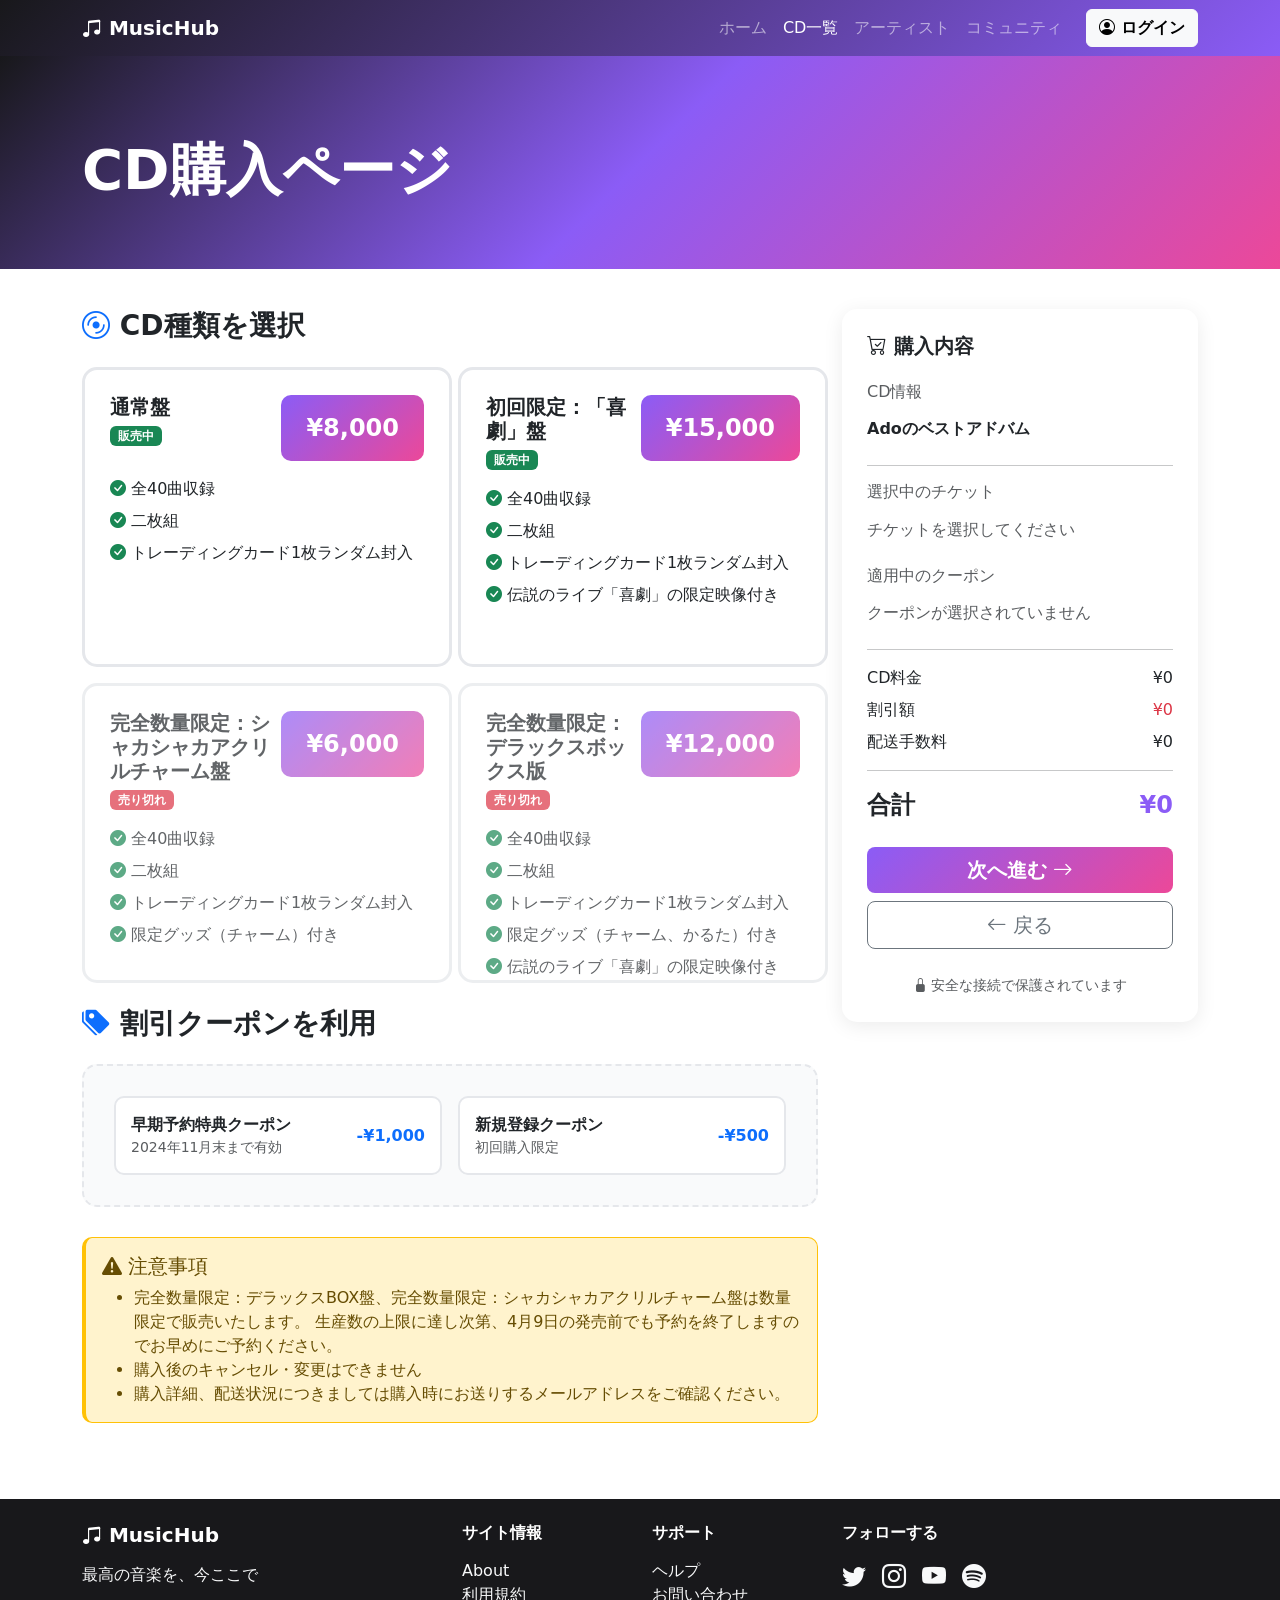
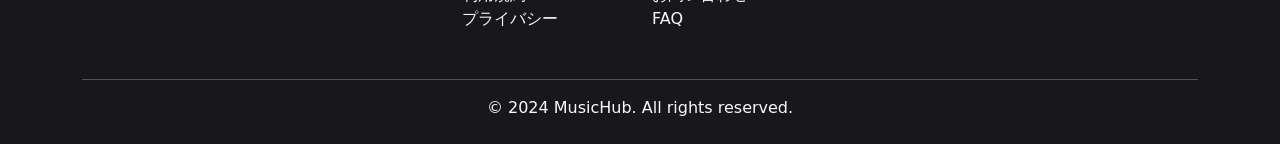
<file: CD-buy.html>
<!DOCTYPE html>
<html lang="ja">

<head>
    <meta charset="UTF-8">
    <meta name="viewport" content="width=device-width, initial-scale=1.0">
    <title>CD購入 - MusicHub</title>
    <link href="https://cdn.jsdelivr.net/npm/bootstrap@5.3.0/dist/css/bootstrap.min.css" rel="stylesheet">
    <link rel="stylesheet" href="https://cdn.jsdelivr.net/npm/bootstrap-icons@1.11.0/font/bootstrap-icons.css">
    <link rel="stylesheet" href="design.css">
    <link rel="icon" href="img/gemini_generated_image_tby1kntby1kntby1 (2).png" >
    <style>
        :root {
            --primary-color: #8b5cf6;
            --secondary-color: #ec4899;
            --accent-color: #06b6d4;
            --dark-bg: #18181b;
        }

        .navbar {
            background: linear-gradient(135deg, var(--dark-bg) 0%, var(--primary-color) 100%);
        }

        .page-header {
            background: linear-gradient(135deg, var(--dark-bg) 0%, var(--primary-color) 50%, var(--secondary-color) 100%);
            color: white;
            padding: 80px 0 50px 0;
            margin-bottom: 40px;
        }

        .step-indicator {
            display: flex;
            justify-content: space-between;
            margin-bottom: 40px;
            position: relative;
        }

        .step-indicator::before {
            content: '';
            position: absolute;
            top: 25px;
            left: 0;
            right: 0;
            height: 3px;
            background: #e5e7eb;
            z-index: 0;
        }

        .step {
            flex: 1;
            text-align: center;
            position: relative;
            z-index: 1;
        }

        .step-circle {
            width: 50px;
            height: 50px;
            border-radius: 50%;
            background: white;
            border: 3px solid #e5e7eb;
            display: flex;
            align-items: center;
            justify-content: center;
            margin: 0 auto 10px;
            font-weight: bold;
            color: #9ca3af;
        }

        .step.active .step-circle {
            background: linear-gradient(135deg, var(--primary-color), var(--secondary-color));
            border-color: var(--primary-color);
            color: white;
        }

        .step.completed .step-circle {
            background: #10b981;
            border-color: #10b981;
            color: white;
        }

        .ticket-card {
            border: 3px solid #e5e7eb;
            border-radius: 15px;
            padding: 25px;
            transition: all 0.3s ease;
            cursor: pointer;
            background: white;
            width: 370px;
            height: 300px;
        }

        .ticket-card:hover {
            border-color: var(--primary-color);
            transform: translateY(-5px);
            box-shadow: 0 10px 30px rgba(139, 92, 246, 0.2);
        }

        .ticket-card.selected {
            border-color: var(--primary-color);
            background: rgba(139, 92, 246, 0.05);
            box-shadow: 0 0 0 3px rgba(139, 92, 246, 0.1);
        }

        .price-tag {
            background: linear-gradient(135deg, var(--primary-color), var(--secondary-color));
            color: white;
            padding: 15px 25px;
            border-radius: 10px;
            font-size: 1.5rem;
            font-weight: bold;
        }

        .coupon-section {
            background: #f9fafb;
            border-radius: 15px;
            padding: 30px;
            margin-bottom: 30px;
            border: 2px dashed #e5e7eb;
        }

        .coupon-btn {
            border: 2px solid #e5e7eb;
            background: white;
            padding: 15px;
            border-radius: 10px;
            cursor: pointer;
            transition: all 0.2s ease;
            text-align: left;
            width: 100%;
        }

        .coupon-btn:hover {
            border-color: var(--primary-color);
            background: rgba(139, 92, 246, 0.02);
        }

        .coupon-btn.active {
            border-color: var(--primary-color);
            background: rgba(139, 92, 246, 0.05);
        }

        .summary-card {
            position: sticky;
            top: 20px;
            background: white;
            border-radius: 15px;
            padding: 25px;
            box-shadow: 0 4px 20px rgba(0, 0, 0, 0.08);
        }

        .alert-custom {
            border-left: 4px solid;
            border-radius: 10px;
        }

       
    </style>
</head>

<body>
    <nav class="navbar navbar-expand-lg navbar-dark sticky-top">
        <div class="container">
            <a class="navbar-brand fw-bold" href="#">
                <i class="bi bi-music-note-beamed"></i> MusicHub
            </a>
            <button class="navbar-toggler" type="button" data-bs-toggle="collapse" data-bs-target="#navbarNav">
                <span class="navbar-toggler-icon"></span>
            </button>
            <div class="collapse navbar-collapse" id="navbarNav">
                            <div class="collapse navbar-collapse" id="navbarNav">
                <ul class="navbar-nav ms-auto">
                    <li class="nav-item">
                        <a class="nav-link" href="index.html">ホーム</a>
                    </li>
                    <li class="nav-item">
                        <a class="nav-link active" href="CD.html">CD一覧</a>
                    </li>
                    <li class="nav-item">
                        <a class="nav-link" href="artist.html">アーティスト</a>
                    </li>
                    <li class="nav-item">
                        <a class="nav-link" href="server.html">コミュニティ</a>
                    </li>
                </ul>
                <a href="login-page.html" class="text-decoration-none text-reset">
                <button class="btn btn-light ms-3 fw-bold">
                    <i class="bi bi-person-circle"></i> ログイン
                </button>
                </a>
            </div>
               
            </div>
        </div>
    </nav>

    <div class="page-header">
        <div class="container">
            <h1 class="display-4 fw-bold mb-3">CD購入ページ</h1>
        </div>
    </div>

    <div class="container">
        <div class="row">
            <div class="col-lg-8">
                <div class="mb-4">
                    <h3 class="fw-bold mb-4"><i class="bi bi-disc text-primary"></i> CD種類を選択</h3>

                    <div class="row g-3">
                        <div class="col-md-6">
                            <div class="ticket-card" data-price="8000" data-type="通常盤">
                                <div class="d-flex justify-content-between align-items-start mb-3">
                                    <div>
                                        <h5 class="fw-bold mb-1">通常盤</h5>
                                        <span class="badge bg-success">販売中</span>
                                    </div>
                                    <div class="price-tag">¥8,000</div>
                                </div>
                                <ul class="list-unstyled mb-0">
                                    <li class="mb-2"><i class="bi bi-check-circle-fill text-success"></i> 全40曲収録 </li>
                                    <li class="mb-2"><i class="bi bi-check-circle-fill text-success"></i> 二枚組</li>
                                    <li class="mb-2"><i class="bi bi-check-circle-fill text-success"></i>
                                        トレーディングカード1枚ランダム封入</li>
                                </ul>
                            </div>
                        </div>

                        <div class="col-md-6">
                            <div class="ticket-card" data-price="15000" data-type="初回限定：「喜劇」盤">
                                <div class="d-flex justify-content-between align-items-start mb-3">
                                    <div>
                                        <h5 class="fw-bold mb-1">初回限定：「喜劇」盤</h5>
                                        <span class="badge bg-success">販売中</span>
                                    </div>
                                    <div class="price-tag">¥15,000</div>
                                </div>
                                <ul class="list-unstyled mb-0">
                                    <li class="mb-2"><i class="bi bi-check-circle-fill text-success"></i> 全40曲収録 </li>
                                    <li class="mb-2"><i class="bi bi-check-circle-fill text-success"></i> 二枚組</li>
                                    <li class="mb-2"><i class="bi bi-check-circle-fill text-success"></i>
                                        トレーディングカード1枚ランダム封入</li>
                                    <li class="mb-2"><i class="bi bi-check-circle-fill text-success"></i>
                                        伝説のライブ「喜劇」の限定映像付き</li>
                                </ul>
                            </div>
                        </div>

                        <div class="col-md-6">
                            <div class="ticket-card" data-price="6000" data-type="完全数量限定：シャカシャカアクリルチャーム盤">
                                <div class="d-flex justify-content-between align-items-start mb-3">
                                    <div>
                                        <h5 class="fw-bold mb-1">完全数量限定：シャカシャカアクリルチャーム盤</h5>
                                        <span class="badge bg-danger">売り切れ</span>
                                    </div>
                                    <div class="price-tag">¥6,000</div>
                                </div>
                                <ul class="list-unstyled mb-0">
                                    <li class="mb-2"><i class="bi bi-check-circle-fill text-success"></i> 全40曲収録 </li>
                                    <li class="mb-2"><i class="bi bi-check-circle-fill text-success"></i> 二枚組</li>
                                    <li class="mb-2"><i class="bi bi-check-circle-fill text-success"></i>
                                        トレーディングカード1枚ランダム封入</li>
                                    <li><i class="bi bi-check-circle-fill text-success"></i> 限定グッズ（チャーム）付き</li>
                                </ul>
                            </div>
                        </div>

                        <div class="col-md-6">
                            <div class="ticket-card" data-price="12000" data-type="完全数量限定：デラックスボックス版">
                                <div class="d-flex justify-content-between align-items-start mb-3">
                                    <div>
                                        <h5 class="fw-bold mb-1">完全数量限定：デラックスボックス版</h5>
                                        <span class="badge bg-danger">売り切れ</span>
                                    </div>
                                    <div class="price-tag">¥12,000</div>
                                </div>
                                <ul class="list-unstyled mb-0">
                                    <li class="mb-2"><i class="bi bi-check-circle-fill text-success"></i> 全40曲収録 </li>
                                    <li class="mb-2"><i class="bi bi-check-circle-fill text-success"></i> 二枚組</li>
                                    <li class="mb-2"><i class="bi bi-check-circle-fill text-success"></i>
                                        トレーディングカード1枚ランダム封入</li>
                                    <li class="mb-2"><i class="bi bi-check-circle-fill text-success"></i>
                                        限定グッズ（チャーム、かるた）付き</li>
                                    <li class="mb-2"><i class="bi bi-check-circle-fill text-success"></i>
                                        伝説のライブ「喜劇」の限定映像付き</li>
                                </ul>
                            </div>
                        </div>
                    </div>
                </div>

                <div class="mb-4">
                    <h3 class="fw-bold mb-4"><i class="bi bi-tags-fill text-primary"></i> 割引クーポンを利用</h3>

                    <div class="coupon-section">
                        <div class="row g-3">
                            <div class="col-md-6">
                                <div class="coupon-btn" data-discount="1000" data-name="早期予約特典クーポン">
                                    <div class="d-flex justify-content-between align-items-center">
                                        <div>
                                            <div class="fw-bold">早期予約特典クーポン</div>
                                            <div class="small text-muted">2024年11月末まで有効</div>
                                        </div>
                                        <div class="text-primary fw-bold">-¥1,000</div>
                                    </div>
                                </div>
                            </div>
                            <div class="col-md-6">
                                <div class="coupon-btn" data-discount="500" data-name="LiveHub 新規登録クーポン">
                                    <div class="d-flex justify-content-between align-items-center">
                                        <div>
                                            <div class="fw-bold">新規登録クーポン</div>
                                            <div class="small text-muted">初回購入限定</div>
                                        </div>
                                        <div class="text-primary fw-bold">-¥500</div>
                                    </div>
                                </div>
                            </div>
                        </div>


                    </div>
                </div>

                <div class="alert alert-warning alert-custom border-warning">
                    <h5 class="alert-heading"><i class="bi bi-exclamation-triangle-fill"></i> 注意事項</h5>
                    <ul class="mb-0">
                        <li>完全数量限定：デラックスBOX盤、完全数量限定：シャカシャカアクリルチャーム盤は数量限定で販売いたします。
                            生産数の上限に達し次第、4月9日の発売前でも予約を終了しますのでお早めにご予約ください。</li>
                        <li>購入後のキャンセル・変更はできません</li>
                        <li>購入詳細、配送状況につきましては購入時にお送りするメールアドレスをご確認ください。</li>
                    </ul>
                </div>
            </div>

            <div class="col-lg-4">
                <div class="summary-card">
                    <h5 class="fw-bold mb-4"><i class="bi bi-cart-check"></i> 購入内容</h5>

                    <div class="mb-4">
                        <h6 class="text-muted mb-3">CD情報</h6>
                        <p class="mb-1 fw-bold">Adoのベストアドバム</p>
                        
                    </div>

                    <hr>

                    <div class="mb-4">
                        <h6 class="text-muted mb-3">選択中のチケット</h6>
                        <div id="selectedTicket" class="text-muted">
                            チケットを選択してください
                        </div>
                    </div>

                    <div class="mb-4">
                        <h6 class="text-muted mb-3">適用中のクーポン</h6>
                        <div id="appliedCoupon" class="text-muted">
                            クーポンが選択されていません
                        </div>
                    </div>

                    <hr>

                    <div class="mb-4">
                        <div class="d-flex justify-content-between mb-2">
                            <span>CD料金</span>
                            <span id="ticketPrice">¥0</span>
                        </div>
                        <div class="d-flex justify-content-between mb-2">
                            <span>割引額</span>
                            <span id="discountPrice" class="text-danger">¥0</span>
                        </div>
                        <div class="d-flex justify-content-between mb-2">
                            <span>配送手数料</span>
                            <span id="serviceFee">¥0</span>
                        </div>
                        <hr>
                        <div class="d-flex justify-content-between fs-4 fw-bold">
                            <span>合計</span>
                            <span id="totalPrice" style="color: var(--primary-color);">¥0</span>
                        </div>
                    </div>

                    <button class="btn btn-lg w-100 fw-bold mb-2"
                        style="background: linear-gradient(135deg, var(--primary-color), var(--secondary-color)); color: white; border: none;">
                        次へ進む <i class="bi bi-arrow-right"></i>
                    </button>
                    <button class="btn btn-outline-secondary btn-lg w-100">
                        <i class="bi bi-arrow-left"></i> 戻る
                    </button>

                    <div class="mt-4 text-center">
                        <small class="text-muted">
                            <i class="bi bi-lock-fill"></i> 安全な接続で保護されています
                        </small>
                    </div>
                </div>
            </div>
        </div>
    </div>

    <footer class="py-4">
        <div class="container">
            <div class="row">
                <div class="col-md-4 mb-3">
                    <h5 class="fw-bold mb-3"><i class="bi bi-music-note-beamed"></i> MusicHub</h5>
                    <p class="text-light">最高の音楽を、今ここで</p>
                </div>
                <div class="col-md-2 mb-3">
                    <h6 class="fw-bold mb-3">サイト情報</h6>
                    <ul class="list-unstyled">
                        <li><a href="#" class="text-light text-decoration-none">About</a></li>
                        <li><a href="#" class="text-light text-decoration-none">利用規約</a></li>
                        <li><a href="#" class="text-light text-decoration-none">プライバシー</a></li>
                    </ul>
                </div>
                <div class="col-md-2 mb-3">
                    <h6 class="fw-bold mb-3">サポート</h6>
                    <ul class="list-unstyled">
                        <li><a href="#" class="text-light text-decoration-none">ヘルプ</a></li>
                        <li><a href="#" class="text-light text-decoration-none">お問い合わせ</a></li>
                        <li><a href="#" class="text-light text-decoration-none">FAQ</a></li>
                    </ul>
                </div>
                <div class="col-md-4 mb-3">
                    <h6 class="fw-bold mb-3">フォローする</h6>
                    <div class="d-flex gap-3">
                        <a href="#" class="text-light"><i class="bi bi-twitter fs-4"></i></a>
                        <a href="#" class="text-light"><i class="bi bi-instagram fs-4"></i></a>
                        <a href="#" class="text-light"><i class="bi bi-youtube fs-4"></i></a>
                        <a href="#" class="text-light"><i class="bi bi-spotify fs-4"></i></a>
                    </div>
                </div>
            </div>
            <hr class="border-light">
            <p class="text-center text-light mb-0">&copy; 2024 MusicHub. All rights reserved.</p>
        </div>
    </footer>

    <script src="https://cdn.jsdelivr.net/npm/bootstrap@5.3.0/dist/js/bootstrap.bundle.min.js"></script>
    <script>
        let selectedTicketPrice = 0;
        let selectedTicketType = '';
        let currentDiscount = 0;
        let currentCouponName = '';

        // チケットカード選択
        document.querySelectorAll('.ticket-card').forEach(card => {
            // 売り切れ（badge bg-danger）がある場合はクリック不可にする（元のコードの仕様維持）
            if (card.querySelector('.bg-danger')) {
                card.style.cursor = 'not-allowed';
                card.style.opacity = '0.7';
                return;
            }

            card.addEventListener('click', function () {
                document.querySelectorAll('.ticket-card').forEach(c => c.classList.remove('selected'));
                this.classList.add('selected');

                selectedTicketPrice = parseInt(this.dataset.price);
                selectedTicketType = this.dataset.type;

                updateSummary();
            });
        });

        // クーポン選択
        document.querySelectorAll('.coupon-btn').forEach(btn => {
            btn.addEventListener('click', function () {
                if (this.classList.contains('active')) {
                    this.classList.remove('active');
                    currentDiscount = 0;
                    currentCouponName = '';
                } else {
                    document.querySelectorAll('.coupon-btn').forEach(b => b.classList.remove('active'));
                    this.classList.add('active');
                    currentDiscount = parseInt(this.dataset.discount);
                    currentCouponName = this.dataset.name;
                }
                updateSummary();
            });
        });

        function updateSummary() {
            // 選択中のチケット表示
            if (selectedTicketType) {
                document.getElementById('selectedTicket').innerHTML = `
                    <div class="d-flex justify-content-between">
                        <span>${selectedTicketType}</span>
                        <span class="fw-bold">¥${selectedTicketPrice.toLocaleString()}</span>
                    </div>
                `;
            }

            // クーポン表示
            if (currentCouponName) {
                document.getElementById('appliedCoupon').innerHTML = `
                    <div class="d-flex justify-content-between align-items-center">
                        <span class="badge bg-primary">${currentCouponName}</span>
                    </div>
                `;
            } else {
                document.getElementById('appliedCoupon').innerHTML = '<span class="text-muted">クーポンが選択されていません</span>';
            }

            // 料金計算
            const serviceFee = 500;
            // 合計がマイナスにならないように処理
            const total = Math.max(0, (selectedTicketPrice - currentDiscount) + serviceFee);

            document.getElementById('ticketPrice').textContent = `¥${selectedTicketPrice.toLocaleString()}`;
            document.getElementById('discountPrice').textContent = `-¥${currentDiscount.toLocaleString()}`;
            document.getElementById('serviceFee').textContent = `¥${serviceFee.toLocaleString()}`;
            document.getElementById('totalPrice').textContent = `¥${total.toLocaleString()}`;
        }
    </script>
</body>

</html>
</file>
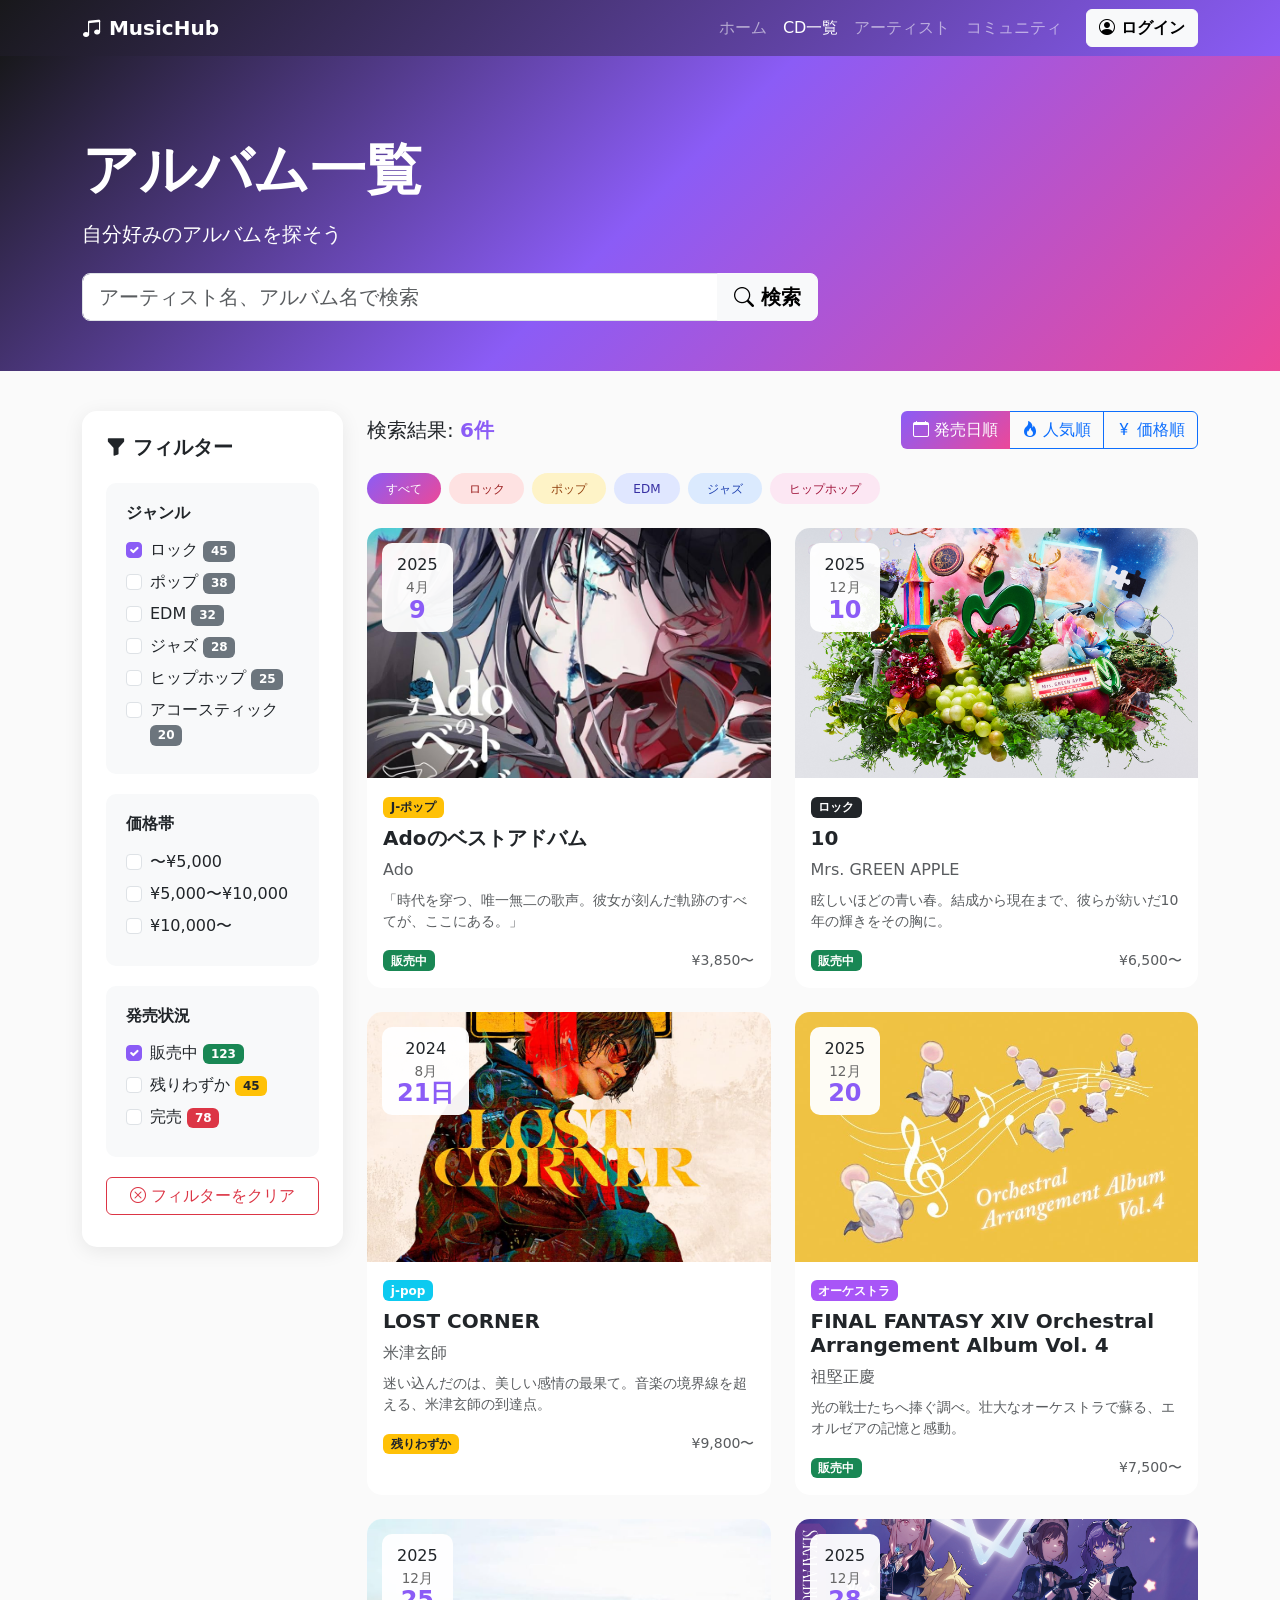
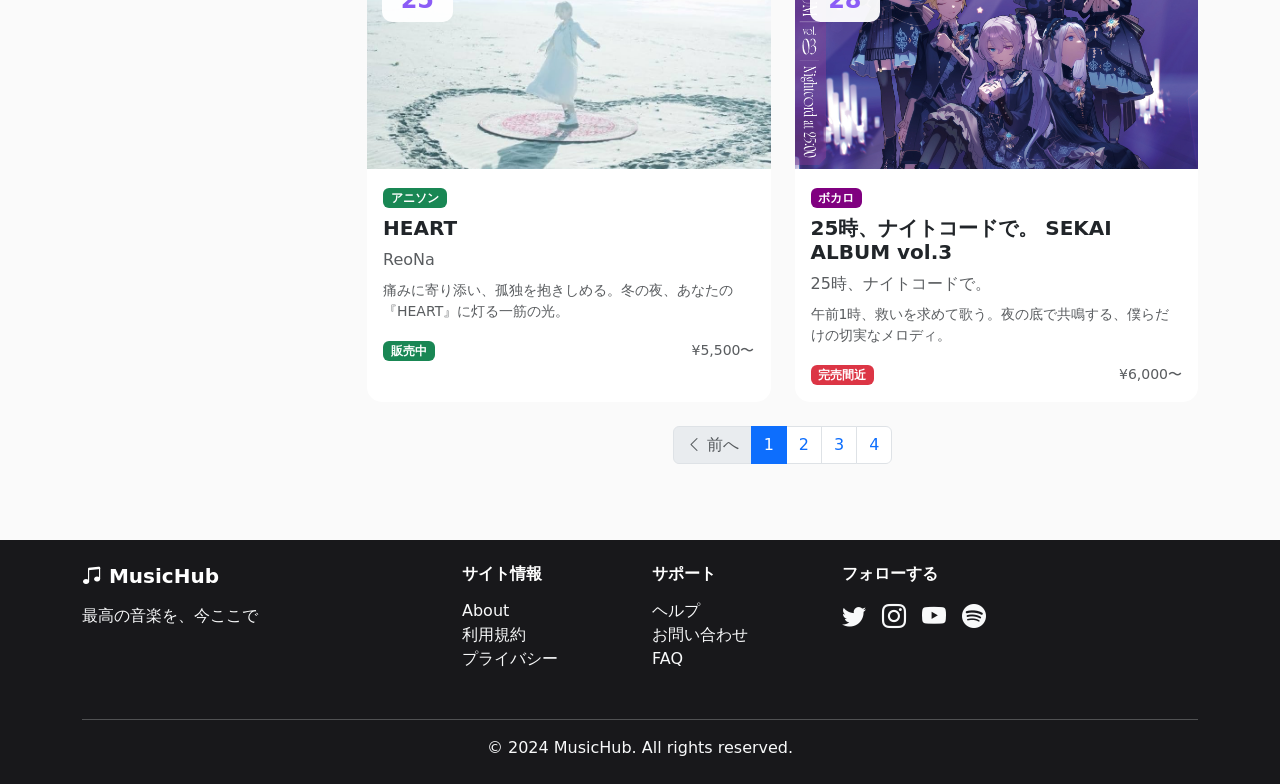
<file: CD.html>
<!DOCTYPE html>
<html lang="ja">

<head>
    <meta charset="UTF-8">
    <meta name="viewport" content="width=device-width, initial-scale=1.0">
    <title>CD一覧 - MusicHub</title>
    <link href="https://cdn.jsdelivr.net/npm/bootstrap@5.3.0/dist/css/bootstrap.min.css" rel="stylesheet">
    <link rel="stylesheet" href="https://cdn.jsdelivr.net/npm/bootstrap-icons@1.11.0/font/bootstrap-icons.css">
    <link rel="stylesheet" href="design.css">
    <link rel="icon" href="img/gemini_generated_image_tby1kntby1kntby1 (2).png" >
    <style>
        :root {
            --primary-color: #8b5cf6;
            --secondary-color: #ec4899;
            --accent-color: #06b6d4;
            --dark-bg: #18181b;
        }

        body {
            background-color: #fafafa;
        }

        .navbar {
            background: linear-gradient(135deg, var(--dark-bg) 0%, var(--primary-color) 100%);
        }

        .page-header {
            background: linear-gradient(135deg, var(--dark-bg) 0%, var(--primary-color) 50%, var(--secondary-color) 100%);
            color: white;
            padding: 80px 0 50px 0;
            margin-bottom: 40px;
        }

        .filter-card {
            position: sticky;
            top: 20px;
            background: white;
            border-radius: 15px;
            box-shadow: 0 4px 20px rgba(0, 0, 0, 0.08);
        }

        .event-list-card {
            transition: all 0.3s ease;
            border: none;
            border-radius: 15px;
            overflow: hidden;
            background: white;
            box-shadow: 0 2px 10px rgba(0, 0, 0, 0.05);
        }

        .event-list-card:hover {
            transform: translateY(-5px);
            box-shadow: 0 10px 30px rgba(139, 92, 246, 0.2);
        }

        .event-list-img {
            width: 100%;
            height: 200px;
            object-fit: cover;
        }

        .venue-badge {
            background: linear-gradient(135deg, var(--primary-color), var(--secondary-color));
            color: white;
            padding: 0.4rem 0.8rem;
            border-radius: 20px;
            font-size: 0.85rem;
        }

        .price-tag {
            background: var(--accent-color);
            color: white;
            padding: 0.5rem 1rem;
            border-radius: 10px;
            font-weight: bold;
        }

        .filter-section {
            background-color: #f8f9fa;
            border-radius: 10px;
            padding: 20px;
            margin-bottom: 20px;
        }

        .form-check-input:checked {
            background-color: var(--primary-color);
            border-color: var(--primary-color);
        }

        .sort-btn.active {
            background: linear-gradient(135deg, var(--primary-color), var(--secondary-color));
            color: white;
            border: none;
        }

        .genre-filter-badge {
            cursor: pointer;
            transition: all 0.2s ease;
            padding: 0.6rem 1.2rem;
            border-radius: 25px;
            font-weight: 500;
        }

        .genre-filter-badge:hover {
            transform: translateY(-2px);
        }

        .genre-filter-badge.active {
            background: linear-gradient(135deg, var(--primary-color), var(--secondary-color)) !important;
            color: white !important;
        }

        .date-badge {
            background: rgba(139, 92, 246, 0.1);
            color: var(--primary-color);
            padding: 0.5rem 1rem;
            border-radius: 10px;
            font-weight: 600;
        }

        footer {
            background-color: var(--dark-bg);
            color: white;
            margin-top: 60px;
        }

        .event-card {
            transition: transform 0.3s ease, box-shadow 0.3s ease;
            height: 100%;
            border: none;
            border-radius: 15px;
            overflow: hidden;
        }

        .event-card img {
            height: 250px;
            object-fit: cover;
        }

        .event-card:hover {
            transform: translateY(-10px);
            box-shadow: 0 15px 40px rgba(0, 0, 0, 0.2);
        }

        .event-date-badge {
            position: absolute;
            top: 15px;
            left: 15px;
            background: rgba(255, 255, 255, 0.95);
            padding: 10px 15px;
            border-radius: 10px;
            text-align: center;
        }

        .event-date-badge .day {
            font-size: 1.5rem;
            font-weight: bold;
            color: var(--primary-color);
            line-height: 1;
        }

        .event-date-badge .month {
            font-size: 0.85rem;
            color: #666;
        }
    </style>
</head>

<body>
    <!-- ナビゲーションバー -->
    <nav class="navbar navbar-expand-lg navbar-dark sticky-top">
        <div class="container">
            <a class="navbar-brand fw-bold" href="#">
                <i class="bi bi-music-note-beamed"></i> MusicHub
            </a>
            <button class="navbar-toggler" type="button" data-bs-toggle="collapse" data-bs-target="#navbarNav">
                <span class="navbar-toggler-icon"></span>
            </button>
            <div class="collapse navbar-collapse" id="navbarNav">
                <ul class="navbar-nav ms-auto">
                    <li class="nav-item">
                        <a class="nav-link" href="index.html">ホーム</a>
                    </li>
                    <li class="nav-item">
                        <a class="nav-link active" href="#">CD一覧</a>
                    </li>
                    <li class="nav-item">
                        <a class="nav-link" href="artist.html">アーティスト</a>
                    </li>
                    <li class="nav-item">
                        <a class="nav-link" href="server.html">コミュニティ</a>
                    </li>
                </ul>
                <a href="login-page.html" class="text-decoration-none text-reset">
                <button class="btn btn-light ms-3 fw-bold">
                    <i class="bi bi-person-circle"></i> ログイン
                </button>
                </a>
            </div>
        </div>
    </nav>

    <!-- ページヘッダー -->
    <div class="page-header">
        <div class="container">
            <h1 class="display-4 fw-bold mb-3">アルバム一覧</h1>
            <p class="lead">自分好みのアルバムを探そう</p>
            <div class="row mt-4">
                <div class="col-md-8">
                    <div class="input-group input-group-lg">
                        <input type="text" id="artistSearchInput" class="form-control" placeholder="アーティスト名、アルバム名で検索">
                        <button id="searchButton" class="btn btn-light fw-bold" type="button">
                            <i class="bi bi-search"></i> 検索
                        </button>
                    </div>
                </div>
            </div>
        </div>
    </div>
    <div class="container">
        <div class="row">
            <!-- フィルターサイドバー -->
            <div class="col-lg-3">
                <div class="filter-card p-4">
                    <h5 class="fw-bold mb-4"><i class="bi bi-funnel-fill"></i> フィルター</h5>

                    <!-- 日程 -->
                

                    <!-- ジャンル -->
                    <div class="filter-section">
                        <h6 class="fw-bold mb-3">ジャンル</h6>
                        <div class="form-check mb-2">
                            <input class="form-check-input" type="checkbox" id="genre1" checked>
                            <label class="form-check-label" for="genre1">
                                ロック <span class="badge bg-secondary">45</span>
                            </label>
                        </div>
                        <div class="form-check mb-2">
                            <input class="form-check-input" type="checkbox" id="genre2">
                            <label class="form-check-label" for="genre2">
                                ポップ <span class="badge bg-secondary">38</span>
                            </label>
                        </div>
                        <div class="form-check mb-2">
                            <input class="form-check-input" type="checkbox" id="genre3">
                            <label class="form-check-label" for="genre3">
                                EDM <span class="badge bg-secondary">32</span>
                            </label>
                        </div>
                        <div class="form-check mb-2">
                            <input class="form-check-input" type="checkbox" id="genre4">
                            <label class="form-check-label" for="genre4">
                                ジャズ <span class="badge bg-secondary">28</span>
                            </label>
                        </div>
                        <div class="form-check mb-2">
                            <input class="form-check-input" type="checkbox" id="genre5">
                            <label class="form-check-label" for="genre5">
                                ヒップホップ <span class="badge bg-secondary">25</span>
                            </label>
                        </div>
                        <div class="form-check mb-2">
                            <input class="form-check-input" type="checkbox" id="genre6">
                            <label class="form-check-label" for="genre6">
                                アコースティック <span class="badge bg-secondary">20</span>
                            </label>
                        </div>
                    </div>


                    <!-- 価格帯 -->
                    <div class="filter-section">
                        <h6 class="fw-bold mb-3">価格帯</h6>
                        <div class="form-check mb-2">
                            <input class="form-check-input" type="checkbox" id="price1">
                            <label class="form-check-label" for="price1">
                                〜¥5,000
                            </label>
                        </div>
                        <div class="form-check mb-2">
                            <input class="form-check-input" type="checkbox" id="price2">
                            <label class="form-check-label" for="price2">
                                ¥5,000〜¥10,000
                            </label>
                        </div>
                        <div class="form-check mb-2">
                            <input class="form-check-input" type="checkbox" id="price3">
                            <label class="form-check-label" for="price3">
                                ¥10,000〜
                            </label>
                        </div>
                    </div>

                    <!-- 発売状況 -->
                    <div class="filter-section">
                        <h6 class="fw-bold mb-3">発売状況</h6>
                        <div class="form-check mb-2">
                            <input class="form-check-input" type="checkbox" id="status1" checked>
                            <label class="form-check-label" for="status1">
                                販売中 <span class="badge bg-success">123</span>
                            </label>
                        </div>
                        <div class="form-check mb-2">
                            <input class="form-check-input" type="checkbox" id="status2">
                            <label class="form-check-label" for="status2">
                                残りわずか <span class="badge bg-warning text-dark">45</span>
                            </label>
                        </div>
                        <div class="form-check mb-2">
                            <input class="form-check-input" type="checkbox" id="status3">
                            <label class="form-check-label" for="status3">
                                完売 <span class="badge bg-danger">78</span>
                            </label>
                        </div>
                    </div>

                    <button class="btn btn-outline-danger w-100 mb-2">
                        <i class="bi bi-x-circle"></i> フィルターをクリア
                    </button>
                </div>
            </div>

            <!-- イベント一覧 -->
            <div class="col-lg-9">
                <!-- ツールバー -->
                <div class="d-flex justify-content-between align-items-center mb-4">
                    <div>
                        <h5 class="mb-0">検索結果: <span id="resultCount" class="fw-bold"
                                style="color: var(--primary-color);">6件</span></h5>
                    </div>
                    <div class="btn-group" role="group">
                        <button type="button" class="btn btn-outline-primary sort-btn active">
                            <i class="bi bi-calendar"></i> 発売日順
                        </button>
                        <button type="button" class="btn btn-outline-primary sort-btn">
                            <i class="bi bi-fire"></i> 人気順
                        </button>
                        <button type="button" class="btn btn-outline-primary sort-btn">
                            <i class="bi bi-currency-yen"></i> 価格順
                        </button>
                    </div>
                </div>

                <!-- ジャンルクイックフィルター -->
                <div class="mb-4">
                    <div class="d-flex gap-2 flex-wrap">
                        <span class="badge genre-filter-badge active"
                            style="background-color: #e5e7eb; color: #1f2937;">すべて</span>
                        <span class="badge genre-filter-badge"
                            style="background-color: #fee2e2; color: #991b1b;">ロック</span>
                        <span class="badge genre-filter-badge"
                            style="background-color: #fef3c7; color: #92400e;">ポップ</span>
                        <span class="badge genre-filter-badge"
                            style="background-color: #e0e7ff; color: #3730a3;">EDM</span>
                        <span class="badge genre-filter-badge"
                            style="background-color: #dbeafe; color: #1e40af;">ジャズ</span>
                        <span class="badge genre-filter-badge"
                            style="background-color: #fce7f3; color: #9f1239;">ヒップホップ</span>
                    </div>
                </div>

                <!-- イベントカード -->
                <div class="row g-4 mb-4">
                    <div class="col-md-6">
                        <div class="card event-card">
                            <div class="position-relative">
                                <img src="img/71FuOmYn7vL._UF894,1000_QL80_.jpg" class="card-img-top">
                                <div class="event-date-badge">
                                    <div class="year">2025</div>
                                    <div class="month">4月</div>
                                    <div class="day">9</div>

                                </div>
                            </div>
                            <a href="CD-buy.html" class="text-decoration-none text-reset">
                            <div class="card-body">
                                <span class="badge bg-warning text-dark genre-badge mb-2">J-ポップ</span>
                                <h5 class="card-title fw-bold">Adoのベストアドバム</h5>
                                <p class="text-muted mb-2">
                                    <i class="bi bi-apple-music"></i> Ado
                                </p>
                                <p class="card-text text-muted small">
                                    「時代を穿つ、唯一無二の歌声。彼女が刻んだ軌跡のすべてが、ここにある。」
                                </p>
                                <div class="d-flex justify-content-between align-items-center">
                                    <div>
                                        <span class="badge bg-success">販売中</span>
                                    </div>
                                    <div class="text-end">
                                        <small class="text-muted">¥3,850〜</small>
                                    </div>
                                </div>
                            </div>
                            </a>
                        </div>
                    </div>


                    <div class="col-md-6">
                        <div class="card event-card">
                            <div class="position-relative">
                                <img src="img/9e1b06f840659ae06c7425ed2f16570e.jpg" class="card-img-top">
                                <div class="event-date-badge">
                                    <div class="year">2025</div>
                                    <div class="month">12月</div>
                                    <div class="day">10</div>

                                </div>
                            </div>
                            <div class="card-body">
                                <span class="badge bg-dark genre-badge mb-2">ロック</span>
                                <h5 class="card-title fw-bold">10</h5>
                                <p class="text-muted mb-2">
                                    <i class="bi bi-apple-music"></i>Mrs. GREEN APPLE
                                </p>
                                <p class="card-text text-muted small">
                                   眩しいほどの青い春。結成から現在まで、彼らが紡いだ10年の輝きをその胸に。
                                </p>
                                <div class="d-flex justify-content-between align-items-center">
                                    <div>
                                        <span class="badge bg-success">販売中</span>
                                    </div>
                                    <div class="text-end">
                                        <small class="text-muted">¥6,500〜</small>
                                    </div>
                                </div>
                            </div>
                        </div>
                    </div>

                    <div class="col-md-6">
                        <div class="card event-card">
                            <div class="position-relative">
                                <img src="img/71f4Tt8f1pL.jpg" class="card-img-top">
                                <div class="event-date-badge">
                                    <div class="year">2024</div>
                                    <div class="month">8月</div>
                                    <div class="day">21日</div>
                                </div>
                            </div>
                            <div class="card-body">
                                <span class="badge bg-info genre-badge mb-2">j-pop</span>
                                <h5 class="card-title fw-bold">LOST CORNER</h5>
                                <p class="text-muted mb-2">
                                    <i class="bi bi-apple-music"></i>米津玄師
                                </p>
                                <p class="card-text text-muted small">
                                    迷い込んだのは、美しい感情の最果て。音楽の境界線を超える、米津玄師の到達点。
                                </p>
                                <div class="d-flex justify-content-between align-items-center">
                                    <div>
                                        <span class="badge bg-warning text-dark">残りわずか</span>
                                    </div>
                                    <div class="text-end">
                                        <small class="text-muted">¥9,800〜</small>
                                    </div>
                                </div>
                            </div>
                        </div>
                    </div>

                    <div class="col-md-6">
                        <div class="card event-card">
                            <div class="position-relative">
                                <img src="img/resize_image.jpg" class="card-img-top" alt="EDM Party">
                                <div class="event-date-badge">
                                    <div class="year">2025</div>
                                    <div class="month">12月</div>
                                    <div class="day">20</div>

                                </div>
                            </div>
                            <div class="card-body">
                                <span class="badge genre-badge mb-2" style="background-color: #a855f7;">オーケストラ</span>
                                <h5 class="card-title fw-bold">FINAL FANTASY XIV Orchestral Arrangement Album Vol. 4
                                </h5>
                                <p class="text-muted mb-2">
                                    <i class="bi bi-apple-music"></i> 祖堅正慶
                                </p>
                                <p class="card-text text-muted small">
                                    光の戦士たちへ捧ぐ調べ。壮大なオーケストラで蘇る、エオルゼアの記憶と感動。
                                </p>
                                <div class="d-flex justify-content-between align-items-center">
                                    <div>
                                        <span class="badge bg-success">販売中</span>
                                    </div>
                                    <div class="text-end">
                                        <small class="text-muted">¥7,500〜</small>
                                    </div>
                                </div>
                            </div>
                        </div>
                    </div>

                    <div class="col-md-6">
                        <div class="card event-card">
                            <div class="position-relative">
                                <img src="img/612K9NVIhHL._AC_UF894,1000_QL80_.jpg" class="card-img-top"
                                    alt="Acoustic Live">
                                <div class="event-date-badge">
                                    <div class="year">2025</div>
                                    <div class="month">12月</div>
                                    <div class="day">25</div>

                                </div>
                            </div>
                            <div class="card-body">
                                <span class="badge bg-success genre-badge mb-2">アニソン</span>
                                
                                <h5 class="card-title fw-bold">HEART</h5>
                                <p class="text-muted mb-2">
                                    <i class="bi bi-apple-music"></i> ReoNa
                                </p>
                                <p class="card-text text-muted small">
                                    痛みに寄り添い、孤独を抱きしめる。冬の夜、あなたの『HEART』に灯る一筋の光。
                                </p>
                                <div class="d-flex justify-content-between align-items-center">
                                    <div>
                                        <span class="badge bg-success">販売中</span>
                                    </div>
                                    <div class="text-end">
                                        <small class="text-muted">¥5,500〜</small>
                                    </div>
                                </div>
                            </div>
                        </div>
                    </div>

                    <div class="col-md-6">
                        <div class="card event-card">
                            <div class="position-relative">
                                <img src="img/BRMM10894_ニーゴ通常盤JK.jpg" class="card-img-top" alt="Hip Hop Live">
                                <div class="event-date-badge">
                                    <div class="year">2025</div>
                                    <div class="month">12月</div>
                                    <div class="day">28</div>
                                </div>
                            </div>
                            <div class="card-body">
                                <span class="badge genre-badge mb-2" style="background-color: purple;">ボカロ</span>
                                <h5 class="card-title fw-bold">25時、ナイトコードで。 SEKAI ALBUM vol.3</h5>
                                <p class="text-muted mb-2">
                                    <i class="bi bi-apple-music"></i> 25時、ナイトコードで。
                                </p>
                                <p class="card-text text-muted small">
                                   午前1時、救いを求めて歌う。夜の底で共鳴する、僕らだけの切実なメロディ。
                                </p>
                                <div class="d-flex justify-content-between align-items-center">
                                    <div>
                                        <span class="badge bg-danger">完売間近</span>
                                    </div>
                                    <div class="text-end">
                                        <small class="text-muted">¥6,000〜</small>
                                    </div>
                                </div>
                            </div>
                        </div>
                    </div>
                </div>

                <!-- ページネーション -->
                <nav aria-label="ページネーション">
                    <ul class="pagination justify-content-center">
                        <li class="page-item disabled">
                            <a class="page-link" href="#" tabindex="-1">
                                <i class="bi bi-chevron-left"></i> 前へ
                            </a>
                        </li>
                        <li class="page-item active"><a class="page-link" href="#">1</a></li>
                        <li class="page-item"><a class="page-link" href="#">2</a></li>
                        <li class="page-item"><a class="page-link" href="#">3</a></li>
                        <li class="page-item"><a class="page-link" href="#">4</a></li>
                    </ul>
                </nav>
            </div>
        </div>
    </div>
    <footer class="py-4">
        <div class="container">
            <div class="row">
                <div class="col-md-4 mb-3">
                    <h5 class="fw-bold mb-3"><i class="bi bi-music-note-beamed"></i> MusicHub</h5>
                    <p class="text-light">最高の音楽を、今ここで</p>
                </div>
                <div class="col-md-2 mb-3">
                    <h6 class="fw-bold mb-3">サイト情報</h6>
                    <ul class="list-unstyled">
                        <li><a href="#" class="text-light text-decoration-none">About</a></li>
                        <li><a href="#" class="text-light text-decoration-none">利用規約</a></li>
                        <li><a href="#" class="text-light text-decoration-none">プライバシー</a></li>
                    </ul>
                </div>
                <div class="col-md-2 mb-3">
                    <h6 class="fw-bold mb-3">サポート</h6>
                    <ul class="list-unstyled">
                        <li><a href="#" class="text-light text-decoration-none">ヘルプ</a></li>
                        <li><a href="#" class="text-light text-decoration-none">お問い合わせ</a></li>
                        <li><a href="#" class="text-light text-decoration-none">FAQ</a></li>
                    </ul>
                </div>
                <div class="col-md-4 mb-3">
                    <h6 class="fw-bold mb-3">フォローする</h6>
                    <div class="d-flex gap-3">
                        <a href="#" class="text-light"><i class="bi bi-twitter fs-4"></i></a>
                        <a href="#" class="text-light"><i class="bi bi-instagram fs-4"></i></a>
                        <a href="#" class="text-light"><i class="bi bi-youtube fs-4"></i></a>
                        <a href="#" class="text-light"><i class="bi bi-spotify fs-4"></i></a>
                    </div>
                </div>
            </div>
            <hr class="border-light">
            <p class="text-center text-light mb-0">&copy; 2024 MusicHub. All rights reserved.</p>
        </div>
    </footer>
    <script src="https://cdn.jsdelivr.net/npm/bootstrap@5.3.0/dist/js/bootstrap.bundle.min.js"></script>

    <script>
        document.addEventListener('DOMContentLoaded', function () {
            const searchInput = document.getElementById('artistSearchInput');
            const searchButton = document.getElementById('searchButton');
            const resultCount = document.getElementById('resultCount');
            // すべてのカードを包んでいる親要素（.col-md-6）を対象にする
            const artistCols = document.querySelectorAll('.col-md-6');

            function filterArtists() {
                const query = searchInput.value.toLowerCase().trim();
                let visibleCount = 0;

                artistCols.forEach(col => {
                    // カード内のテキスト全体を取得して検索
                    const content = col.textContent.toLowerCase();
                    if (content.includes(query)) {
                        col.style.setProperty('display', '', 'important');
                        visibleCount++;
                    } else {
                        col.style.setProperty('display', 'none', 'important');
                    }
                });

                // 件数の表示を更新
                resultCount.textContent = `${visibleCount}件`;
            }

            // リアルタイム検索（入力するたびに実行）
            searchInput.addEventListener('input', filterArtists);

            // 検索ボタンクリック時
            searchButton.addEventListener('click', filterArtists);
        });
    </script>
</body>

</html>
</file>
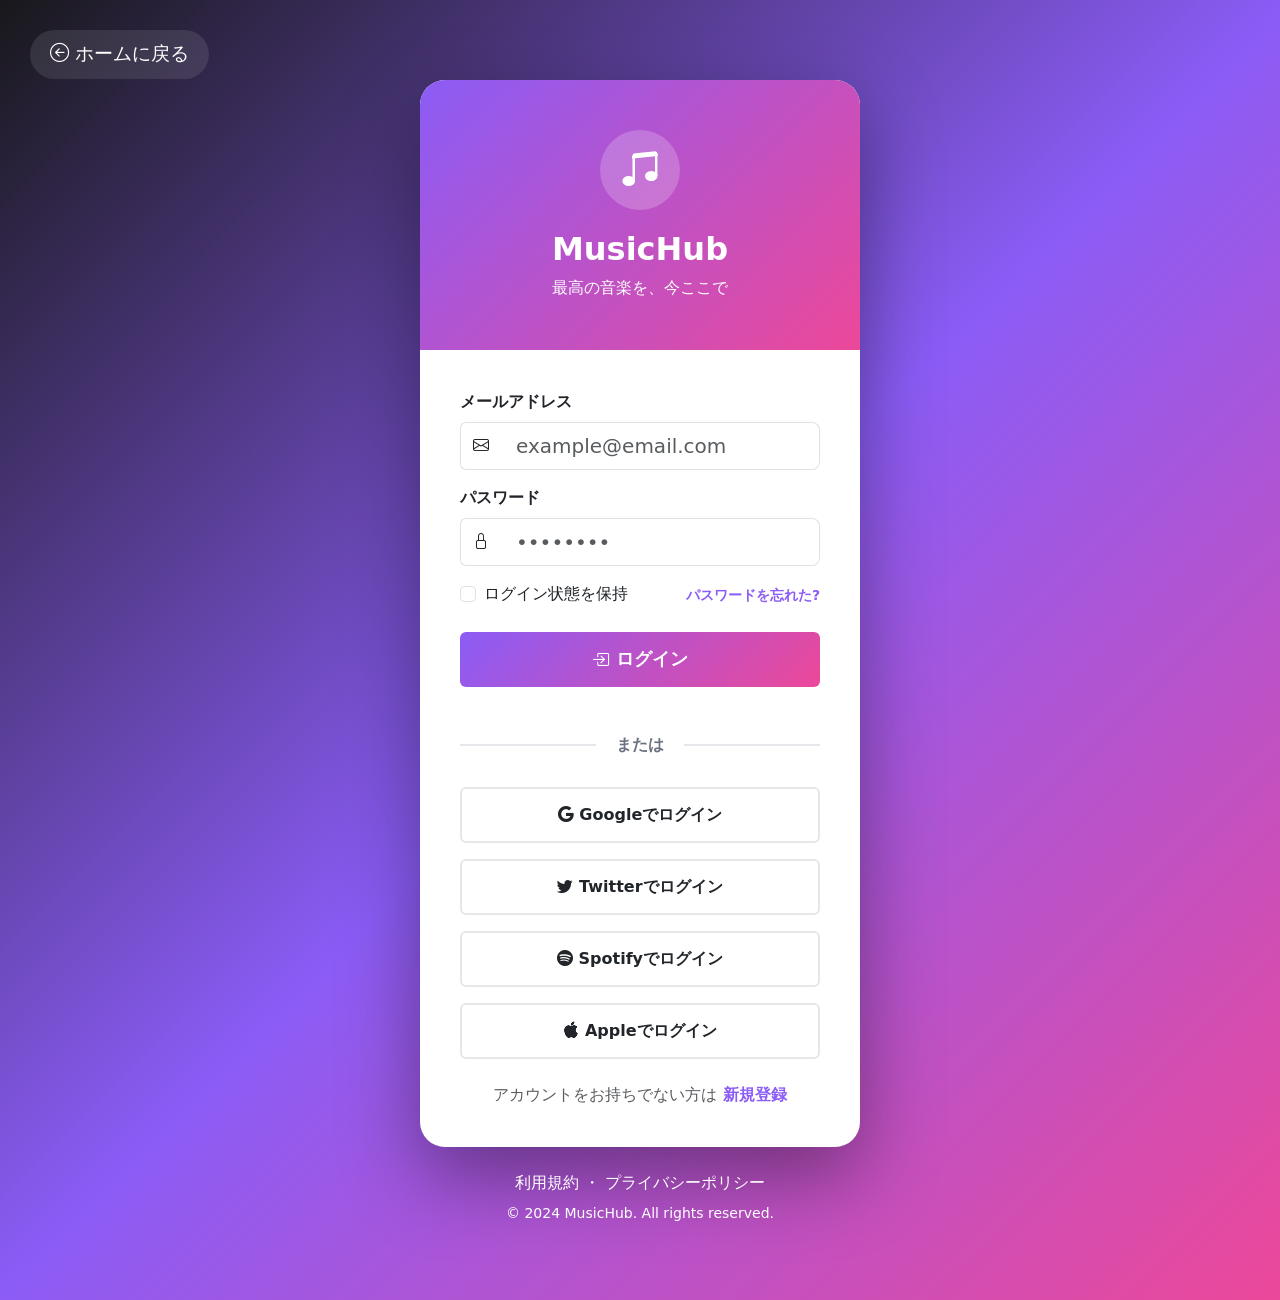
<file: login-page.html>
<!DOCTYPE html>
<html lang="ja">
<head>
    <meta charset="UTF-8">
    <meta name="viewport" content="width=device-width, initial-scale=1.0">
    <title>ログイン - MusicHub</title>
    <link href="https://cdn.jsdelivr.net/npm/bootstrap@5.3.0/dist/css/bootstrap.min.css" rel="stylesheet">
    <link rel="stylesheet" href="https://cdn.jsdelivr.net/npm/bootstrap-icons@1.11.0/font/bootstrap-icons.css">
    <link rel="stylesheet" href="design.css">
    <link rel="icon" href="img/gemini_generated_image_tby1kntby1kntby1 (2).png" >
    <style>
        :root {
            --primary-color: #8b5cf6;
            --secondary-color: #ec4899;
            --dark-bg: #18181b;
        }
        
        body {
            background: linear-gradient(135deg, var(--dark-bg) 0%, var(--primary-color) 50%, var(--secondary-color) 100%);
            min-height: 100vh;
            display: flex;
            align-items: center;
            justify-content: center;
            position: relative;
            padding: 40px;
        }
        
        body::before {
            width: 500px;
            height: 500px;
            background: radial-gradient(circle, rgba(139, 92, 246, 0.3), transparent);
            border-radius: 50%;
            animation: float 6s ease-in-out infinite;
        }
        
        body::after {
         
            width: 400px;
            height: 400px;
            background: radial-gradient(circle, rgba(236, 72, 153, 0.3), transparent);
            border-radius: 50%;    
            animation: float 8s ease-in-out infinite reverse;
        }
        
        @keyframes float {
            0%, 100% { transform: translate(0, 0); }
            50% { transform: translate(30px, 30px); }
        }
        
        .login-container {
            max-width: 480px;
            width: 100%;
            padding: 20px;
            position: relative;
            z-index: 1;
        }
        
        .login-card {
            background: white;
            border-radius: 25px;
            box-shadow: 0 30px 80px rgba(0,0,0,0.4);
            overflow: hidden;
            margin-bottom: 20px;
            margin-top: 20px;
        }
        
        .login-header {
            background: linear-gradient(135deg, var(--primary-color) 0%, var(--secondary-color) 100%);
            color: white;
            padding: 50px 40px;
            text-align: center;
        }
        
        .login-icon {
            width: 80px;
            height: 80px;
            background: rgba(255, 255, 255, 0.2);
            border-radius: 50%;
            display: flex;
            align-items: center;
            justify-content: center;
            margin: 0 auto 20px;
            font-size: 2.5rem;
        }
        
        .login-body {
            padding: 40px;
        }
        
        .form-control:focus, .form-select:focus {
            border-color: var(--primary-color);
            box-shadow: 0 0 0 0.2rem rgba(139, 92, 246, 0.25);
        }
        
        .btn-login {
            background: linear-gradient(135deg, var(--primary-color), var(--secondary-color));
            border: none;
            color: white;
            padding: 14px;
            font-weight: bold;
            font-size: 1.1rem;
            transition: all 0.3s ease;
        }
        
        .btn-login:hover {
            transform: translateY(-3px);
            box-shadow: 0 10px 30px rgba(139, 92, 246, 0.5);
        }
        
        .social-login-btn {
            border: 2px solid #e5e7eb;
            padding: 14px;
            transition: all 0.2s ease;
            font-weight: 600;
        }
        
        .social-login-btn:hover {
            border-color: var(--primary-color);
            background-color: rgba(139, 92, 246, 0.05);
            transform: translateY(-2px);
        }
        
        .divider {
            display: flex;
            align-items: center;
            text-align: center;
            margin: 30px 0;
        }
        
        .divider::before,
        .divider::after {
            content: '';
            flex: 1;
            border-bottom: 2px solid #e5e7eb;
        }
        
        .divider span {
            padding: 0 20px;
            color: #6b7280;
            font-weight: 600;
        }
        
        .back-link {
            position: absolute;
            top: 30px;
            left: 30px;
            color: white;
            text-decoration: none;
            font-size: 1.2rem;
            transition: all 0.3s ease;
            background: rgba(255, 255, 255, 0.1);
            padding: 10px 20px;
            border-radius: 50px;
            backdrop-filter: blur(10px);
        }
        
        .back-link:hover {
            background: rgba(255, 255, 255, 0.2);
            transform: translateX(-5px);
            color: white;
        }
        
        .input-group-text {
            background: transparent;
            border-right: none;
        }
        
        .form-control {
            border-left: none;
        }
    </style>
</head>
<body>
    <!-- 戻るリンク -->
    <a href="index.html" class="back-link">
        <i class="bi bi-arrow-left-circle"></i> ホームに戻る
    </a>

    <div class="login-container">
        <div class="login-card">
            <!-- ログインヘッダー -->
            <div class="login-header">
                <div class="login-icon">
                    <i class="bi bi-music-note-beamed"></i>
                </div>
                <h2 class="fw-bold mb-2">MusicHub</h2>
                <p class="mb-0">最高の音楽を、今ここで</p>
            </div>

            <!-- ログインフォーム -->
            <div class="login-body">
                <form id="loginForm">
                    <!-- メールアドレス -->
                    <div class="mb-3">
                        <label for="email" class="form-label fw-bold">
                            メールアドレス
                        </label>
                        <div class="input-group">
                            <span class="input-group-text bg-white">
                                <i class="bi bi-envelope"></i>
                            </span>
                            <input type="email" class="form-control form-control-lg" id="email" placeholder="example@email.com" required>
                        </div>
                    </div>

                    <!-- パスワード -->
                    <div class="mb-3">
                        <label for="password" class="form-label fw-bold">
                            パスワード
                        </label>
                        <div class="input-group">
                            <span class="input-group-text bg-white">
                                <i class="bi bi-lock"></i>
                            </span>
                            <input type="password" class="form-control form-control-lg" id="password" placeholder="••••••••" required>
                        </div>
                    </div>

                    <!-- オプション -->
                    <div class="d-flex justify-content-between align-items-center mb-4">
                        <div class="form-check">
                            <input class="form-check-input" type="checkbox" id="remember">
                            <label class="form-check-label" for="remember">
                                ログイン状態を保持
                            </label>
                        </div>
                        <a href="#" class="text-decoration-none small fw-bold" style="color: var(--primary-color);">
                            パスワードを忘れた?
                        </a>
                    </div>

                    <!-- ログインボタン -->
                    <button type="submit" class="btn btn-login w-100 mb-3">
                        <i class="bi bi-box-arrow-in-right"></i> ログイン
                    </button>

                    <!-- アラート -->
                    <div class="alert alert-danger d-none" role="alert" id="errorAlert">
                        <i class="bi bi-exclamation-triangle-fill"></i> メールアドレスまたはパスワードが正しくありません
                    </div>
                </form>

                <!-- ソーシャルログイン -->
                <div class="divider">
                    <span>または</span>
                </div>

                <button class="btn social-login-btn w-100 mb-3">
                    <i class="bi bi-google"></i> Googleでログイン
                </button>
                <button class="btn social-login-btn w-100 mb-3">
                    <i class="bi bi-twitter"></i> Twitterでログイン
                </button>
                <button class="btn social-login-btn w-100 mb-3">
                    <i class="bi bi-spotify"></i> Spotifyでログイン
                </button>
                <button class="btn social-login-btn w-100 mb-4">
                    <i class="bi bi-apple"></i> Appleでログイン
                </button>

                <!-- 新規登録リンク -->
                <div class="text-center">
                    <p class="text-muted mb-0">
                        アカウントをお持ちでない方は
                        <a href="new-user.html" class="text-decoration-none fw-bold" style="color: var(--primary-color);">新規登録</a>
                    </p>
                </div>
            </div>
        </div>

        <!-- 追加情報 -->
        <div class="text-center mt-4 text-white">
            <p class="mb-2">
                <a href="#" class="text-white text-decoration-none">利用規約</a> ・ 
                <a href="#" class="text-white text-decoration-none">プライバシーポリシー</a>
            </p>
            <p class="small">&copy; 2024 MusicHub. All rights reserved.</p>
        </div>
    </div>

    <script src="https://cdn.jsdelivr.net/npm/bootstrap@5.3.0/dist/js/bootstrap.bundle.min.js"></script>
    <script>
        // ログインフォーム送信時の処理
        document.getElementById('loginForm').addEventListener('submit', function(e) {
            e.preventDefault();
            
            const email = document.getElementById('email').value;
            const password = document.getElementById('password').value;
            
            if (email && password) {
                alert('ログイン成功！ホーム画面に遷移します。');
                window.location.href = 'index.html';
            } else {
                document.getElementById('errorAlert').classList.remove('d-none');
            }
        });

        // エラーメッセージの自動非表示
        document.getElementById('email').addEventListener('input', function() {
            document.getElementById('errorAlert').classList.add('d-none');
        });
        
        document.getElementById('password').addEventListener('input', function() {
            document.getElementById('errorAlert').classList.add('d-none');
        });
    </script>
</body>
</html>
</file>
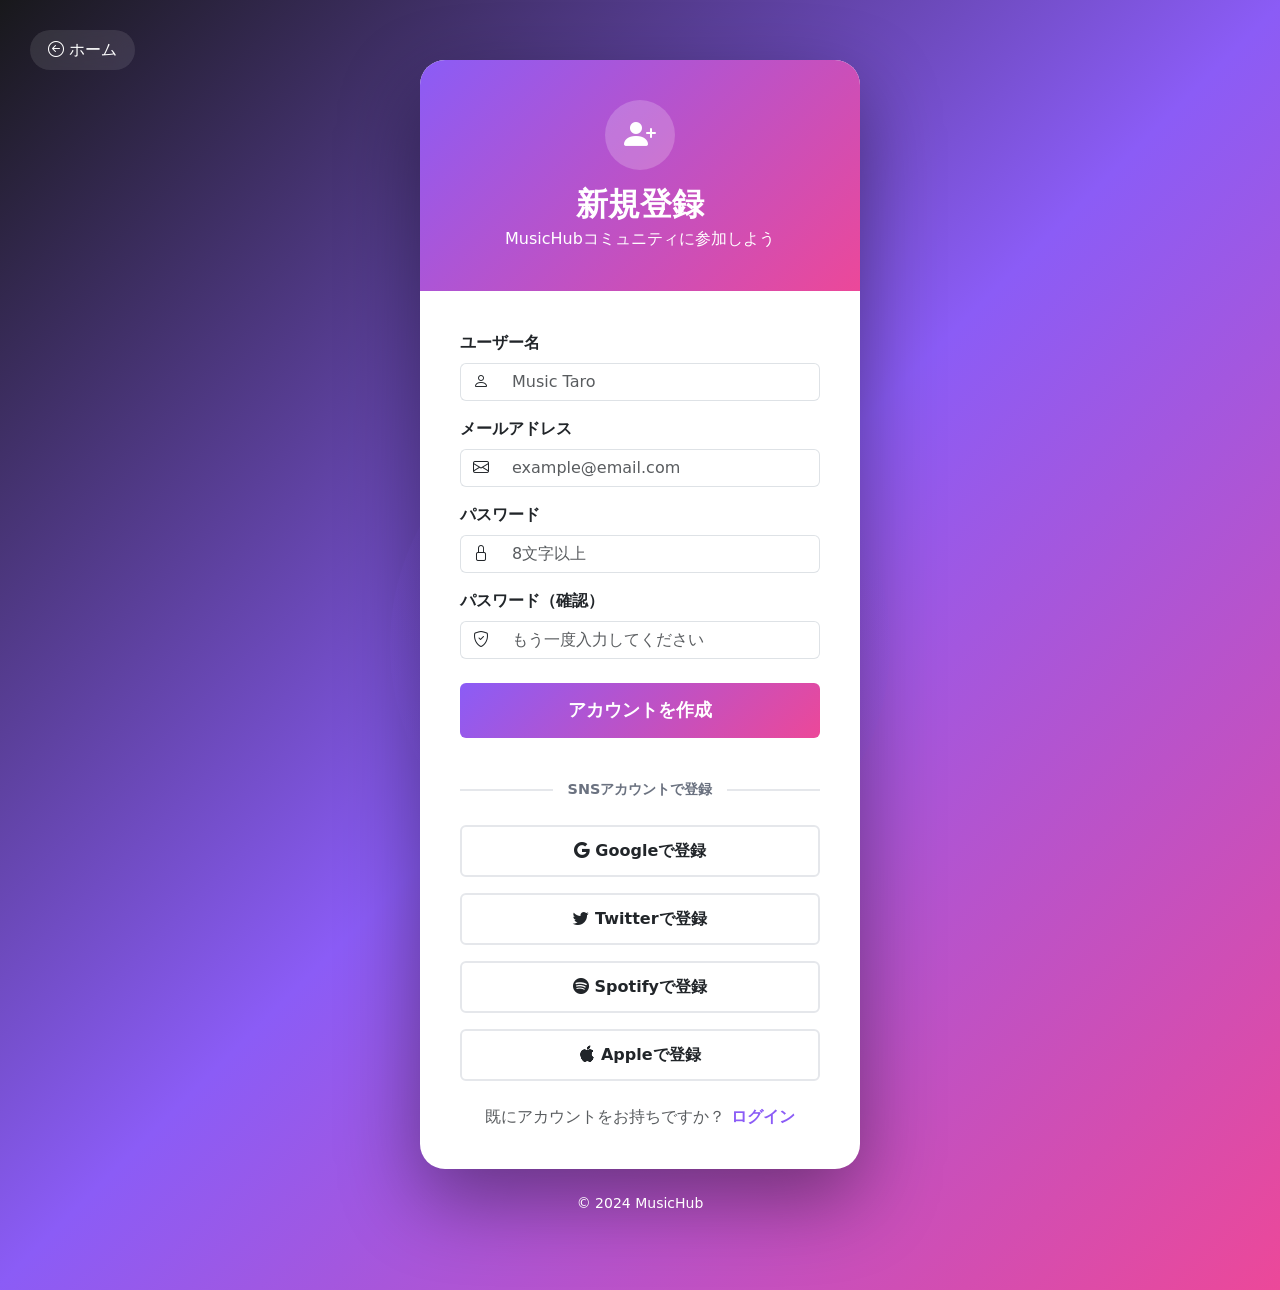
<file: new-user.html>
<!DOCTYPE html>
<html lang="ja">
<head>
    <meta charset="UTF-8">
    <meta name="viewport" content="width=device-width, initial-scale=1.0">
    <title>新規登録 - MusicHub</title>
    <link href="https://cdn.jsdelivr.net/npm/bootstrap@5.3.0/dist/css/bootstrap.min.css" rel="stylesheet">
    <link rel="stylesheet" href="https://cdn.jsdelivr.net/npm/bootstrap-icons@1.11.0/font/bootstrap-icons.css">
    <link rel="stylesheet" href="design.css">
    <link rel="icon" href="img/gemini_generated_image_tby1kntby1kntby1 (2).png" >
    <style>
        :root {
            --primary-color: #8b5cf6;
            --secondary-color: #ec4899;
            --dark-bg: #18181b;
        }
        
        body {
            background: linear-gradient(135deg, var(--dark-bg) 0%, var(--primary-color) 50%, var(--secondary-color) 100%);
            min-height: 100vh;
            display: flex;
            align-items: center;
            justify-content: center;
            position: relative;
            padding: 40px;
            overflow-x: hidden;
        }
        
        
        body::before {
            content: "";
            position: absolute;
            width: 500px;
            height: 500px;
            background: radial-gradient(circle, rgba(139, 92, 246, 0.3), transparent);
            border-radius: 50%;
            animation: float 6s ease-in-out infinite;
            z-index: 0;
        }
        
        body::after {
            content: "";
            position: absolute;
            width: 400px;
            height: 400px;
            background: radial-gradient(circle, rgba(236, 72, 153, 0.3), transparent);
            border-radius: 50%;    
            animation: float 8s ease-in-out infinite reverse;
            z-index: 0;
        }
        
        @keyframes float {
            0%, 100% { transform: translate(0, 0); }
            50% { transform: translate(30px, 30px); }
        }
        
        .login-container {
            max-width: 480px;
            width: 100%;
            padding: 20px;
            position: relative;
            z-index: 1;
        }
        
        .login-card {
            background: white;
            border-radius: 25px;
            box-shadow: 0 30px 80px rgba(0,0,0,0.4);
            overflow: hidden;
            margin-bottom: 20px;
        }
        
        .login-header {
            background: linear-gradient(135deg, var(--primary-color) 0%, var(--secondary-color) 100%);
            color: white;
            padding: 40px 40px;
            text-align: center;
        }
        
        .login-icon {
            width: 70px;
            height: 70px;
            background: rgba(255, 255, 255, 0.2);
            border-radius: 50%;
            display: flex;
            align-items: center;
            justify-content: center;
            margin: 0 auto 15px;
            font-size: 2rem;
        }
        
        .login-body {
            padding: 40px;
        }
        
        .form-control:focus {
            border-color: var(--primary-color);
            box-shadow: 0 0 0 0.2rem rgba(139, 92, 246, 0.25);
        }
        
        .btn-login {
            background: linear-gradient(135deg, var(--primary-color), var(--secondary-color));
            border: none;
            color: white;
            padding: 14px;
            font-weight: bold;
            font-size: 1.1rem;
            transition: all 0.3s ease;
        }
        
        .btn-login:hover {
            transform: translateY(-3px);
            box-shadow: 0 10px 30px rgba(139, 92, 246, 0.5);
        }
        
        .social-login-btn {
            border: 2px solid #e5e7eb;
            padding: 12px;
            transition: all 0.2s ease;
            font-weight: 600;
        }
        
        .social-login-btn:hover {
            border-color: var(--primary-color);
            background-color: rgba(139, 92, 246, 0.05);
        }
        
        .divider {
            display: flex;
            align-items: center;
            text-align: center;
            margin: 25px 0;
        }
        
        .divider::before, .divider::after {
            content: '';
            flex: 1;
            border-bottom: 2px solid #e5e7eb;
        }
        
        .divider span {
            padding: 0 15px;
            color: #6b7280;
            font-weight: 600;
            font-size: 0.9rem;
        }
        
        .back-link {
            position: absolute;
            top: 30px;
            left: 30px;
            color: white;
            text-decoration: none;
            font-size: 1rem;
            transition: all 0.3s ease;
            background: rgba(255, 255, 255, 0.1);
            padding: 8px 18px;
            border-radius: 50px;
            backdrop-filter: blur(10px);
            z-index: 10;
        }

        .back-link:hover {
            background: rgba(255, 255, 255, 0.2);
            color: white;
        }
        
        .input-group-text {
            background: transparent;
            border-right: none;
        }
        
        .form-control {
            border-left: none;
        }
    </style>
</head>
<body>
    <a href="index.html" class="back-link">
        <i class="bi bi-arrow-left-circle"></i> ホーム
    </a>

    <div class="login-container">
        <div class="login-card">
            <div class="login-header">
                <div class="login-icon">
                    <i class="bi bi-person-plus-fill"></i>
                </div>
                <h2 class="fw-bold mb-1">新規登録</h2>
                <p class="mb-0">MusicHubコミュニティに参加しよう</p>
            </div>

            <div class="login-body">
                <form id="signupForm">
                    <div class="mb-3">
                        <label for="username" class="form-label fw-bold">ユーザー名</label>
                        <div class="input-group">
                            <span class="input-group-text bg-white"><i class="bi bi-person"></i></span>
                            <input type="text" class="form-control" id="username" placeholder="Music Taro" required>
                        </div>
                    </div>

                    <div class="mb-3">
                        <label for="email" class="form-label fw-bold">メールアドレス</label>
                        <div class="input-group">
                            <span class="input-group-text bg-white"><i class="bi bi-envelope"></i></span>
                            <input type="email" class="form-control" id="email" placeholder="example@email.com" required>
                        </div>
                    </div>

                    <div class="mb-3">
                        <label for="password" class="form-label fw-bold">パスワード</label>
                        <div class="input-group">
                            <span class="input-group-text bg-white"><i class="bi bi-lock"></i></span>
                            <input type="password" class="form-control" id="password" placeholder="8文字以上" required minlength="8">
                        </div>
                    </div>

                    <div class="mb-4">
                        <label for="confirmPassword" class="form-label fw-bold">パスワード（確認）</label>
                        <div class="input-group">
                            <span class="input-group-text bg-white"><i class="bi bi-shield-check"></i></span>
                            <input type="password" class="form-control" id="confirmPassword" placeholder="もう一度入力してください" required>
                        </div>
                    </div>

                    <button type="submit" class="btn btn-login w-100 mb-3">
                        アカウントを作成
                    </button>

                    <div class="alert alert-danger d-none" role="alert" id="errorAlert">
                        <i class="bi bi-exclamation-triangle-fill"></i> <span id="errorText">入力内容を確認してください</span>
                    </div>
                </form>

                <div class="divider">
                    <span>SNSアカウントで登録</span>
                </div>

                <button class="btn social-login-btn w-100 mb-3">
                    <i class="bi bi-google"></i> Googleで登録
                </button>
                <button class="btn social-login-btn w-100 mb-3">
                    <i class="bi bi-twitter"></i> Twitterで登録
                </button>
                <button class="btn social-login-btn w-100 mb-3">
                    <i class="bi bi-spotify"></i> Spotifyで登録
                </button>
                <button class="btn social-login-btn w-100 mb-4">
                    <i class="bi bi-apple"></i> Appleで登録
                </button>

                <div class="text-center">
                    <p class="text-muted mb-0">
                        既にアカウントをお持ちですか？
                        <a href="login-page.html" class="text-decoration-none fw-bold" style="color: var(--primary-color);">ログイン</a>
                    </p>
                </div>
            </div>
        </div>

        <div class="text-center mt-4 text-white">
            <p class="small">&copy; 2024 MusicHub</p>
        </div>
    </div>

    <script src="https://cdn.jsdelivr.net/npm/bootstrap@5.3.0/dist/js/bootstrap.bundle.min.js"></script>
    <script>
        document.getElementById('signupForm').addEventListener('submit', function(e) {
            e.preventDefault();
            
            const password = document.getElementById('password').value;
            const confirm = document.getElementById('confirmPassword').value;
            const errorAlert = document.getElementById('errorAlert');
            const errorText = document.getElementById('errorText');
            
            // パスワード一致チェック
            if (password !== confirm) {
                errorText.innerText = "パスワードが一致しません";
                errorAlert.classList.remove('d-none');
                return;
            }
            
            alert('アカウント作成に成功しました！');
            window.location.href = 'index.html';
        });

        // 入力開始時にエラーを消す
        document.querySelectorAll('input').forEach(input => {
            input.addEventListener('input', () => {
                document.getElementById('errorAlert').classList.add('d-none');
            });
        });
    </script>
</body>
</html>
</file>
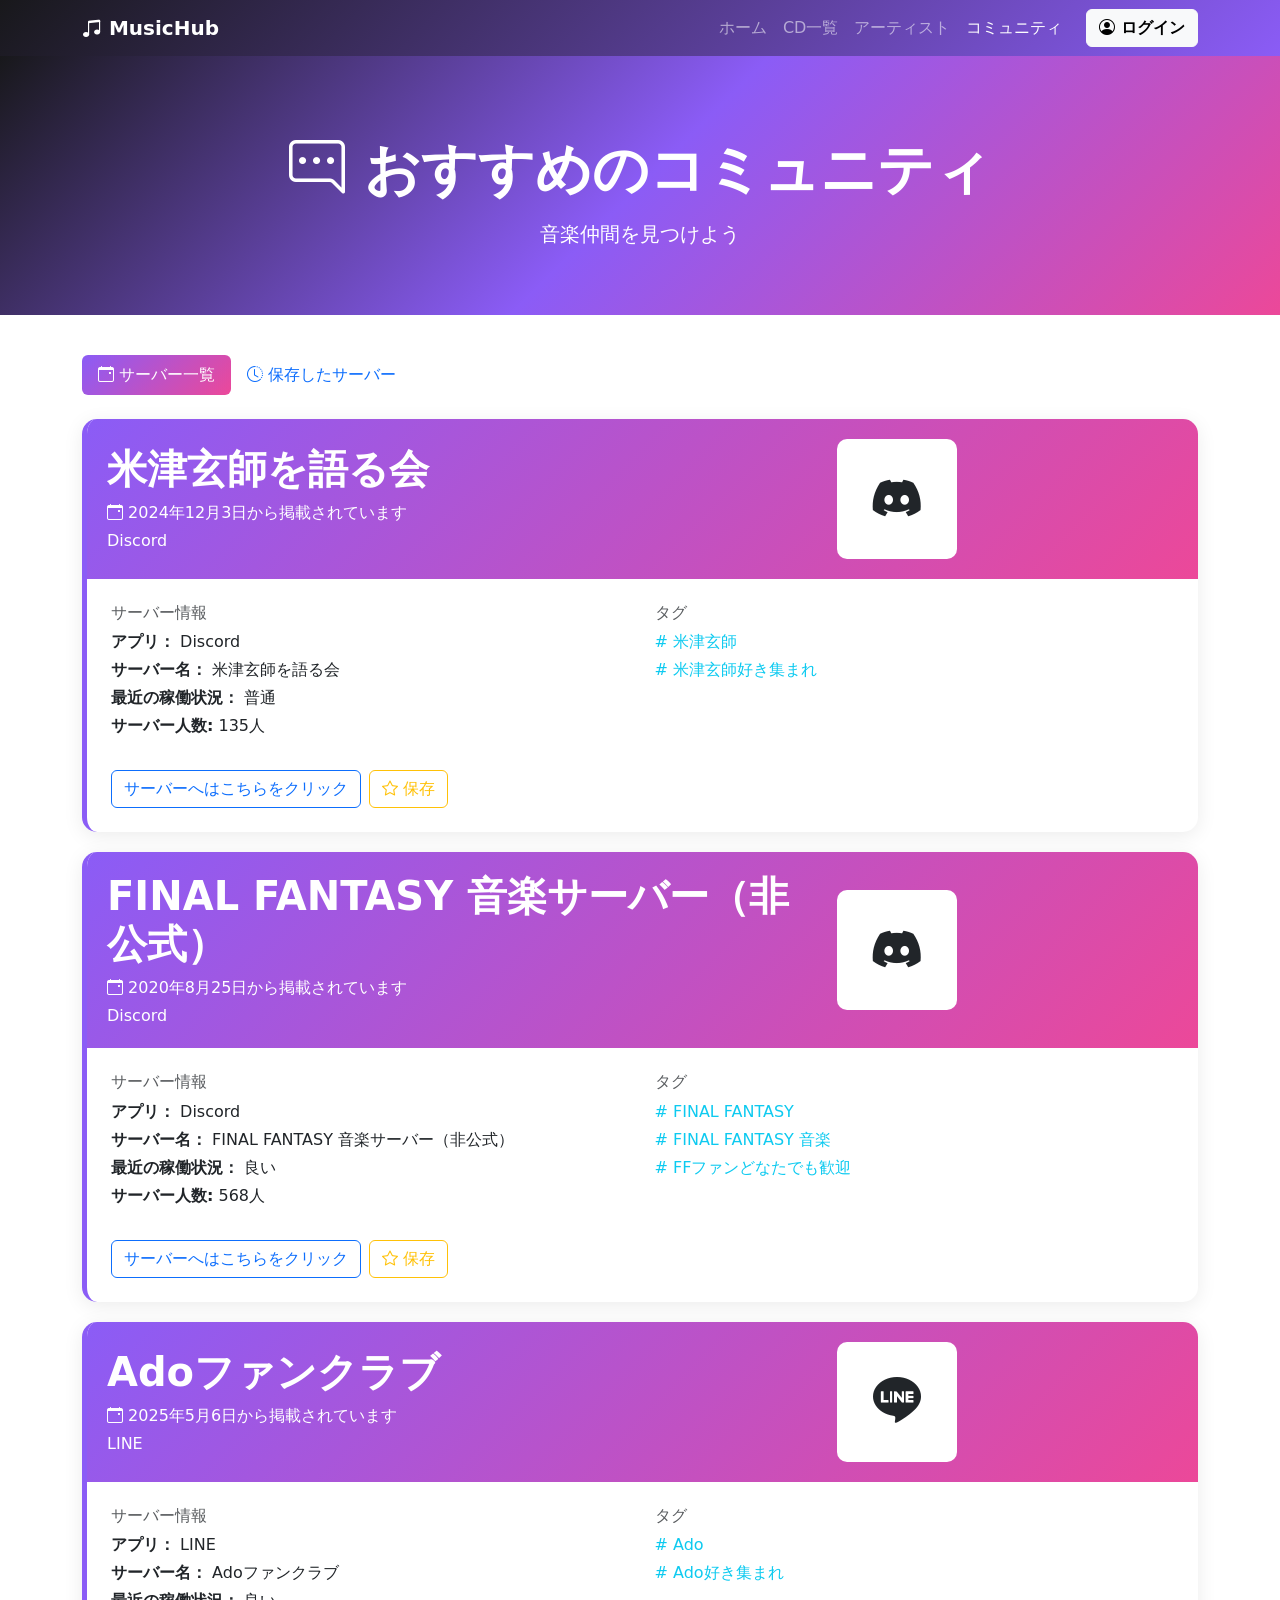
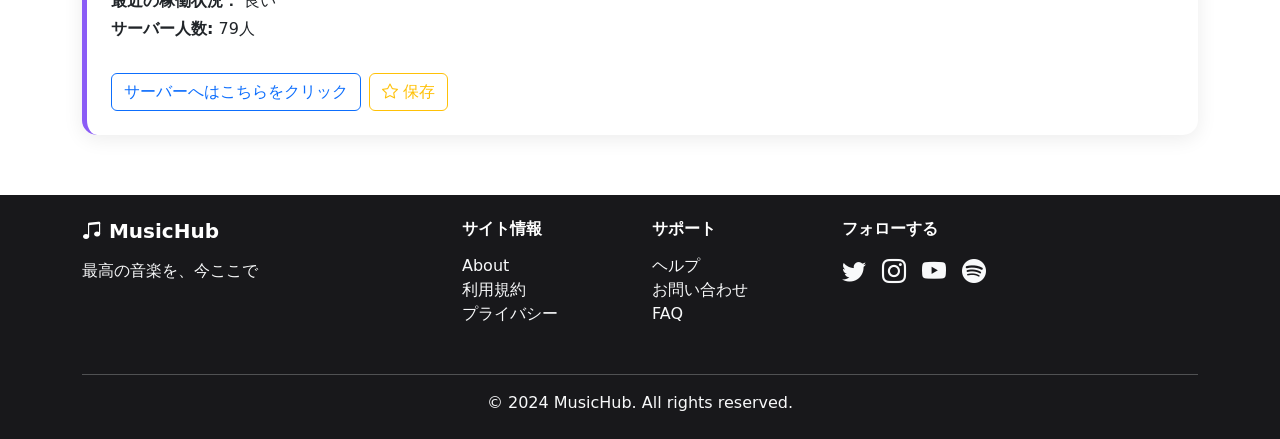
<file: server.html>
<!DOCTYPE html>
<html lang="ja">
<head>
    <meta charset="UTF-8">
    <meta name="viewport" content="width=device-width, initial-scale=1.0">
    <title>サーバー - MusicHub</title>
    <link href="https://cdn.jsdelivr.net/npm/bootstrap@5.3.0/dist/css/bootstrap.min.css" rel="stylesheet">
    <link rel="stylesheet" href="https://cdn.jsdelivr.net/npm/bootstrap-icons@1.11.0/font/bootstrap-icons.css">
    <link rel="stylesheet" href="design.css">
    <link rel="icon" href="img/gemini_generated_image_tby1kntby1kntby1 (2).png" >
    <style>
        :root {
            --primary-color: #8b5cf6;
            --secondary-color: #ec4899;
            --accent-color: #06b6d4;
            --dark-bg: #18181b;
        }
        .navbar {
            background: linear-gradient(135deg, var(--dark-bg) 0%, var(--primary-color) 100%);
        }
        .page-header {
            background: linear-gradient(135deg, var(--dark-bg) 0%, var(--primary-color) 50%, var(--secondary-color) 100%);
            color: white;
            padding: 80px 0 50px 0;
            margin-bottom: 40px;
        }
        .stat-card {
            background: white;
            border-radius: 15px;
            padding: 25px;
            box-shadow: 0 4px 20px rgba(0, 0, 0, 0.08);
            transition: transform 0.3s ease;
            cursor: pointer;
        }
        .stat-card:hover {
            transform: translateY(-5px);
        }
        .stat-icon {
            width: 60px;
            height: 60px;
            border-radius: 50%;
            display: flex;
            align-items: center;
            justify-content: center;
            font-size: 1.5rem;
            margin-bottom: 15px;
        }
        .ticket-card {
            background: white;
            border-radius: 15px;
            overflow: hidden;
            box-shadow: 0 4px 20px rgba(0, 0, 0, 0.08);
            margin-bottom: 20px;
            border-left: 5px solid var(--primary-color);
        }
        .ticket-header {
            background: linear-gradient(135deg, var(--primary-color), var(--secondary-color));
            color: white;
            padding: 20px;
        }
        .qr-code {
            width: 120px;
            height: 120px;
            background: white;
            border-radius: 10px;
            display: flex;
            align-items: center;
            justify-content: center;
            font-size: 3rem;
        }
        .table-card {
            background: white;
            border-radius: 15px;
            padding: 25px;
            box-shadow: 0 4px 20px rgba(0, 0, 0, 0.08);
        }
        .status-badge {
            padding: 0.5rem 1rem;
            border-radius: 20px;
            font-weight: 600;
        }
        .tab-btn.active {
            background: linear-gradient(135deg, var(--primary-color), var(--secondary-color));
            color: white;
            border: none;
        }
    </style>
</head>
<body>
    <nav class="navbar navbar-expand-lg navbar-dark sticky-top">
        <div class="container">
            <a class="navbar-brand fw-bold" href="#">
                <i class="bi bi-music-note-beamed"></i> MusicHub
            </a>
            <button class="navbar-toggler" type="button" data-bs-toggle="collapse" data-bs-target="#navbarNav">
                <span class="navbar-toggler-icon"></span>
            </button>
            <div class="collapse navbar-collapse" id="navbarNav">
                <ul class="navbar-nav ms-auto">
                    <li class="nav-item">
                        <a class="nav-link" href="index.html">ホーム</a>
                    </li>
                    <li class="nav-item">
                        <a class="nav-link" href="CD.html">CD一覧</a>
                    </li>
                    <li class="nav-item">
                        <a class="nav-link" href="artist.html">アーティスト</a>
                    </li>
                    <li class="nav-item">
                        <a class="nav-link active" href="#">コミュニティ</a>
                    </li>
                </ul>
                <a href="login-page.html" class="text-decoration-none text-reset">
                    <button class="btn btn-light ms-3 fw-bold">
                        <i class="bi bi-person-circle"></i> ログイン
                    </button>
                </a>
            </div>
        </div>
    </nav>
    <div class="page-header">
        <div class="container text-center">
            <h1 class="display-4 fw-bold mb-3">
                <i class="bi bi-chat-right-dots"></i> おすすめのコミュニティ
            </h1>
            <p class="lead">音楽仲間を見つけよう</p>
        </div>
    </div>
    <div class="container">
        <ul class="nav nav-pills mb-4" id="myTab" role="tablist">
            <li class="nav-item" role="presentation">
                <button class="nav-link tab-btn active" id="upcoming-tab" data-bs-toggle="pill" data-bs-target="#upcoming" type="button" role="tab">
                    <i class="bi bi-calendar-event"></i> サーバー一覧
                </button>
            </li>
            <li class="nav-item" role="presentation">
                <button class="nav-link tab-btn" id="history-tab" data-bs-toggle="pill" data-bs-target="#history" type="button" role="tab">
                    <i class="bi bi-clock-history"></i> 保存したサーバー
                </button>
            </li>
        </ul>
        <div class="tab-content" id="myTabContent">
            <div class="tab-pane fade show active" id="upcoming" role="tabpanel">
                <div class="ticket-card">
                    <div class="ticket-header">
                        <div class="row align-items-center">
                            <div class="col-md-8">
                                <h1 class="fw-bold mb-2">米津玄師を語る会</h1>
                                <p class="mb-1"><i class="bi bi-calendar-event"></i> 2024年12月3日から掲載されています</p>
                                <p class="mb-0">Discord</p>
                            </div>
                            <div class="col-md-4 text-md-end">
                                <div class="qr-code">
                                    <i class="bi bi-discord text-dark"></i>
                                </div>
                            </div>
                        </div>
                    </div>
                    <div class="card-body p-4">
                        <div class="row">
                            <div class="col-md-6 mb-3">
                                <h6 class="text-muted mb-2">サーバー情報</h6>
                                <p class="mb-1"><strong>アプリ：</strong> Discord</p>
                                <p class="mb-1"><strong>サーバー名：</strong> 米津玄師を語る会</p>
                                <p class="mb-1"><strong>最近の稼働状況：</strong> 普通</p>
                                <p class="mb-0"><strong>サーバー人数:</strong> 135人</p>
                            </div>
                            <div class="col-md-6 mb-3">
                                <h6 class="text-muted mb-2">タグ</h6>
                                <p class="mb-1 text-info"># 米津玄師</p>
                                <p class="mb-1 text-info"># 米津玄師好き集まれ</p>
                            </div>
                        </div>
                        <div class="d-flex gap-2 mt-3">
                            <button class="btn btn-outline-primary">
                                サーバーへはこちらをクリック
                            </button>
                            <button class="btn btn-outline-warning"><i class="bi bi-star"></i> 保存</button>
                        </div>
                    </div>
                </div>
                <div class="ticket-card">
                    <div class="ticket-header">
                        <div class="row align-items-center">
                            <div class="col-md-8">
                                <h1 class="fw-bold mb-2">FINAL FANTASY 音楽サーバー（非公式）</h1>
                                <p class="mb-1"><i class="bi bi-calendar-event"></i> 2020年8月25日から掲載されています</p>
                                <p class="mb-0">Discord</p>
                            </div>
                            <div class="col-md-4 text-md-end">
                                <div class="qr-code">
                                    <i class="bi bi-discord text-dark"></i>
                                </div>
                            </div>
                        </div>
                    </div>
                    <div class="card-body p-4">
                        <div class="row">
                            <div class="col-md-6 mb-3">
                                <h6 class="text-muted mb-2">サーバー情報</h6>
                                <p class="mb-1"><strong>アプリ：</strong> Discord</p>
                                <p class="mb-1"><strong>サーバー名：</strong> FINAL FANTASY 音楽サーバー（非公式）</p>
                                <p class="mb-1"><strong>最近の稼働状況：</strong> 良い</p>
                                <p class="mb-0"><strong>サーバー人数:</strong> 568人</p>
                            </div>
                            <div class="col-md-6 mb-3">
                                <h6 class="text-muted mb-2">タグ</h6>
                                <p class="mb-1 text-info"># FINAL FANTASY</p>
                                <p class="mb-1 text-info"># FINAL FANTASY 音楽</p>
                                <p class="mb-1 text-info"># FFファンどなたでも歓迎</p>
                            </div>
                        </div>
                        <div class="d-flex gap-2 mt-3">
                            <button class="btn btn-outline-primary">
                                サーバーへはこちらをクリック
                            </button>
                            <button class="btn btn-outline-warning"><i class="bi bi-star"></i> 保存</button>
                        </div>
                    </div>
                </div>
                <div class="ticket-card">
                    <div class="ticket-header">
                        <div class="row align-items-center">
                            <div class="col-md-8">
                                <h1 class="fw-bold mb-2">Adoファンクラブ</h1>
                                <p class="mb-1"><i class="bi bi-calendar-event"></i> 2025年5月6日から掲載されています</p>
                                <p class="mb-0">LINE</p>
                            </div>
                            <div class="col-md-4 text-md-end">
                                <div class="qr-code">
                                    <i class="bi bi-line text-dark"></i>
                                </div>
                            </div>
                        </div>
                    </div>
                    <div class="card-body p-4">
                        <div class="row">
                            <div class="col-md-6 mb-3">
                                <h6 class="text-muted mb-2">サーバー情報</h6>
                                <p class="mb-1"><strong>アプリ：</strong> LINE</p>
                                <p class="mb-1"><strong>サーバー名：</strong> Adoファンクラブ</p>
                                <p class="mb-1"><strong>最近の稼働状況：</strong> 良い</p>
                                <p class="mb-0"><strong>サーバー人数:</strong> 79人</p>
                            </div>
                            <div class="col-md-6 mb-3">
                                <h6 class="text-muted mb-2">タグ</h6>
                                <p class="mb-1 text-info"># Ado</p>
                                <p class="mb-1 text-info"># Ado好き集まれ</p>
                            </div>
                        </div>
                        <div class="d-flex gap-2 mt-3">
                            <button class="btn btn-outline-primary">
                                サーバーへはこちらをクリック
                            </button>
                            <button class="btn btn-outline-warning"><i class="bi bi-star"></i> 保存</button>
                        </div>
                    </div>
                </div>
            </div>
            <div class="tab-pane fade " id="history" role="tabpanel">
                <div class="ticket-card">
                    <div class="ticket-header">
                        <div class="row align-items-center">
                            <div class="col-md-8">
                                <h1 class="fw-bold mb-2">King Gnu同好会</h1>
                                <p class="mb-1"><i class="bi bi-calendar-event"></i> 2022年7月21日から掲載されています</p>
                                <p class="mb-0">LINE</p>
                            </div>
                            <div class="col-md-4 text-md-end">
                                <div class="qr-code">
                                    <i class="bi-line text-dark"></i>
                                </div>
                            </div>
                        </div>
                    </div>
                    <div class="card-body p-4">
                        <div class="row">
                            <div class="col-md-6 mb-3">
                                <h6 class="text-muted mb-2">サーバー情報</h6>
                                <p class="mb-1"><strong>アプリ：</strong> LINE</p>
                                <p class="mb-1"><strong>サーバー名：</strong>King Gnu同好会</p>
                                <p class="mb-1"><strong>最近の稼働状況：</strong> 悪い</p>
                                <p class="mb-0"><strong>サーバー人数:</strong> 23人</p>
                            </div>
                            <div class="col-md-6 mb-3">
                                <h6 class="text-muted mb-2">タグ</h6>
                                <p class="mb-1 text-info"># King Gnu</p>
                                <p class="mb-1 text-info"># King Gnu好き集まれ</p>
                            </div>
                        </div>
                        <div class="d-flex gap-2 mt-3">
                            <button class="btn btn-outline-primary">
                                サーバーへはこちらをクリック
                            </button>
                            <button class="btn btn-outline-warning"><i class="bi bi-star-fill"></i> 保存</button>
                        </div>
                    </div>
                </div>
                <div class="ticket-card">
                    <div class="ticket-header">
                        <div class="row align-items-center">
                            <div class="col-md-8">
                                <h1 class="fw-bold mb-2">こっちのけんと布教会</h1>
                                <p class="mb-1"><i class="bi bi-calendar-event"></i> 2025年4月2日から掲載されています</p>
                                <p class="mb-0">Discord</p>
                            </div>
                            <div class="col-md-4 text-md-end">
                                <div class="qr-code">
                                    <i class="bi bi-discord text-dark"></i>
                                </div>
                            </div>
                        </div>
                    </div>
                    <div class="card-body p-4">
                        <div class="row">
                            <div class="col-md-6 mb-3">
                                <h6 class="text-muted mb-2">サーバー情報</h6>
                                <p class="mb-1"><strong>アプリ：</strong> Discord</p>
                                <p class="mb-1"><strong>サーバー名：</strong> こっちのけんと布教会</p>
                                <p class="mb-1"><strong>最近の稼働状況：</strong> 良い</p>
                                <p class="mb-0"><strong>サーバー人数:</strong> 54人</p>
                            </div>
                            <div class="col-md-6 mb-3">
                                <h6 class="text-muted mb-2">タグ</h6>
                                <p class="mb-1 text-info"># こっちのけんと</p>
                                <p class="mb-1 text-info"># こっちのけんと好き集まれ</p>
                            </div>
                        </div>
                        <div class="d-flex gap-2 mt-3">
                            <button class="btn btn-outline-primary">
                                サーバーへはこちらをクリック
                            </button>
                            <button class="btn btn-outline-warning"><i class="bi bi-star-fill"></i> 保存</button>
                        </div>
                    </div>
                </div>
            </div>
        </div>
    </div>
    <footer class="py-4">
        <div class="container">
            <div class="row">
                <div class="col-md-4 mb-3">
                    <h5 class="fw-bold mb-3"><i class="bi bi-music-note-beamed"></i> MusicHub</h5>
                    <p class="text-light">最高の音楽を、今ここで</p>
                </div>
                <div class="col-md-2 mb-3">
                    <h6 class="fw-bold mb-3">サイト情報</h6>
                    <ul class="list-unstyled">
                        <li><a href="#" class="text-light text-decoration-none">About</a></li>
                        <li><a href="#" class="text-light text-decoration-none">利用規約</a></li>
                        <li><a href="#" class="text-light text-decoration-none">プライバシー</a></li>
                    </ul>
                </div>
                <div class="col-md-2 mb-3">
                    <h6 class="fw-bold mb-3">サポート</h6>
                    <ul class="list-unstyled">
                        <li><a href="#" class="text-light text-decoration-none">ヘルプ</a></li>
                        <li><a href="#" class="text-light text-decoration-none">お問い合わせ</a></li>
                        <li><a href="#" class="text-light text-decoration-none">FAQ</a></li>
                    </ul>
                </div>
                <div class="col-md-4 mb-3">
                    <h6 class="fw-bold mb-3">フォローする</h6>
                    <div class="d-flex gap-3">
                        <a href="#" class="text-light"><i class="bi bi-twitter fs-4"></i></a>
                        <a href="#" class="text-light"><i class="bi bi-instagram fs-4"></i></a>
                        <a href="#" class="text-light"><i class="bi bi-youtube fs-4"></i></a>
                        <a href="#" class="text-light"><i class="bi bi-spotify fs-4"></i></a>
                    </div>
                </div>
            </div>
            <hr class="border-light">
            <p class="text-center text-light mb-0">&copy; 2024 MusicHub. All rights reserved.</p>
        </div>
    </footer>
    <script src="https://cdn.jsdelivr.net/npm/bootstrap@5.3.0/dist/js/bootstrap.bundle.min.js"></script>
</body>
</html>
</file>
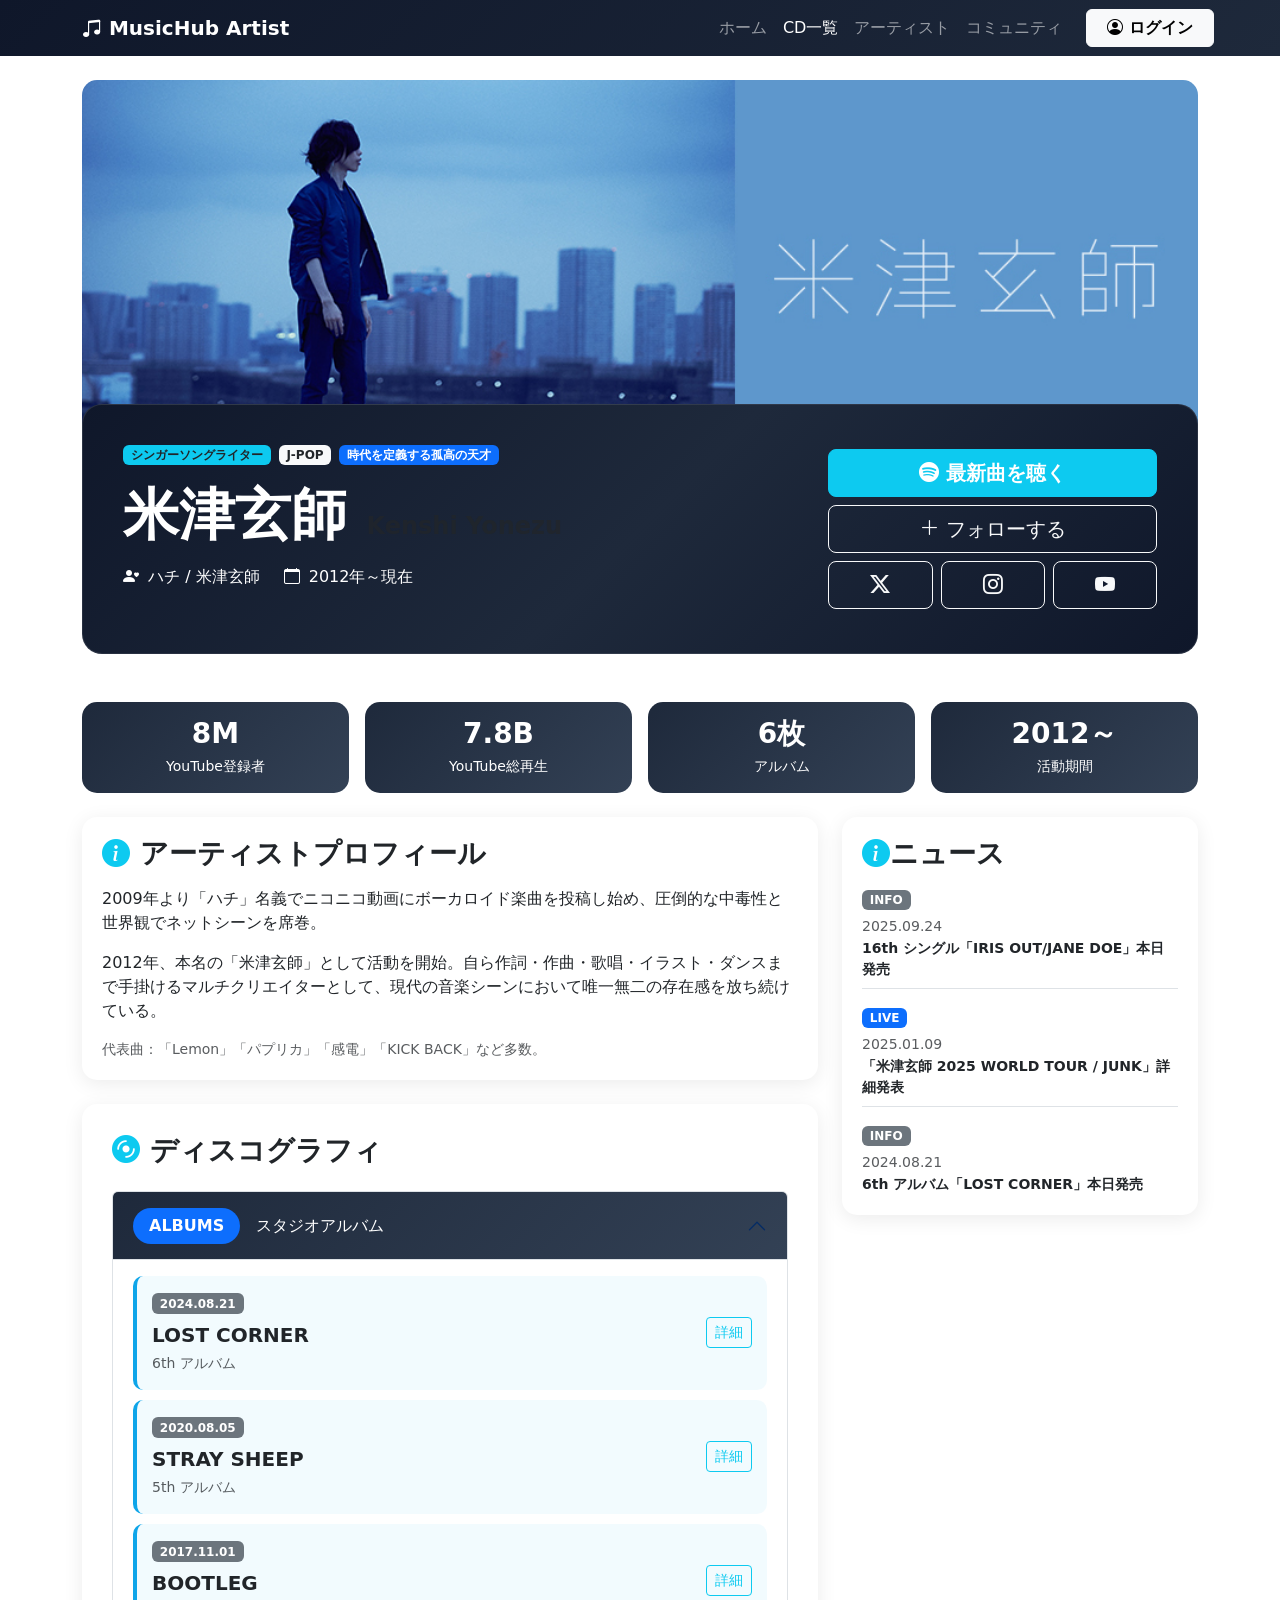
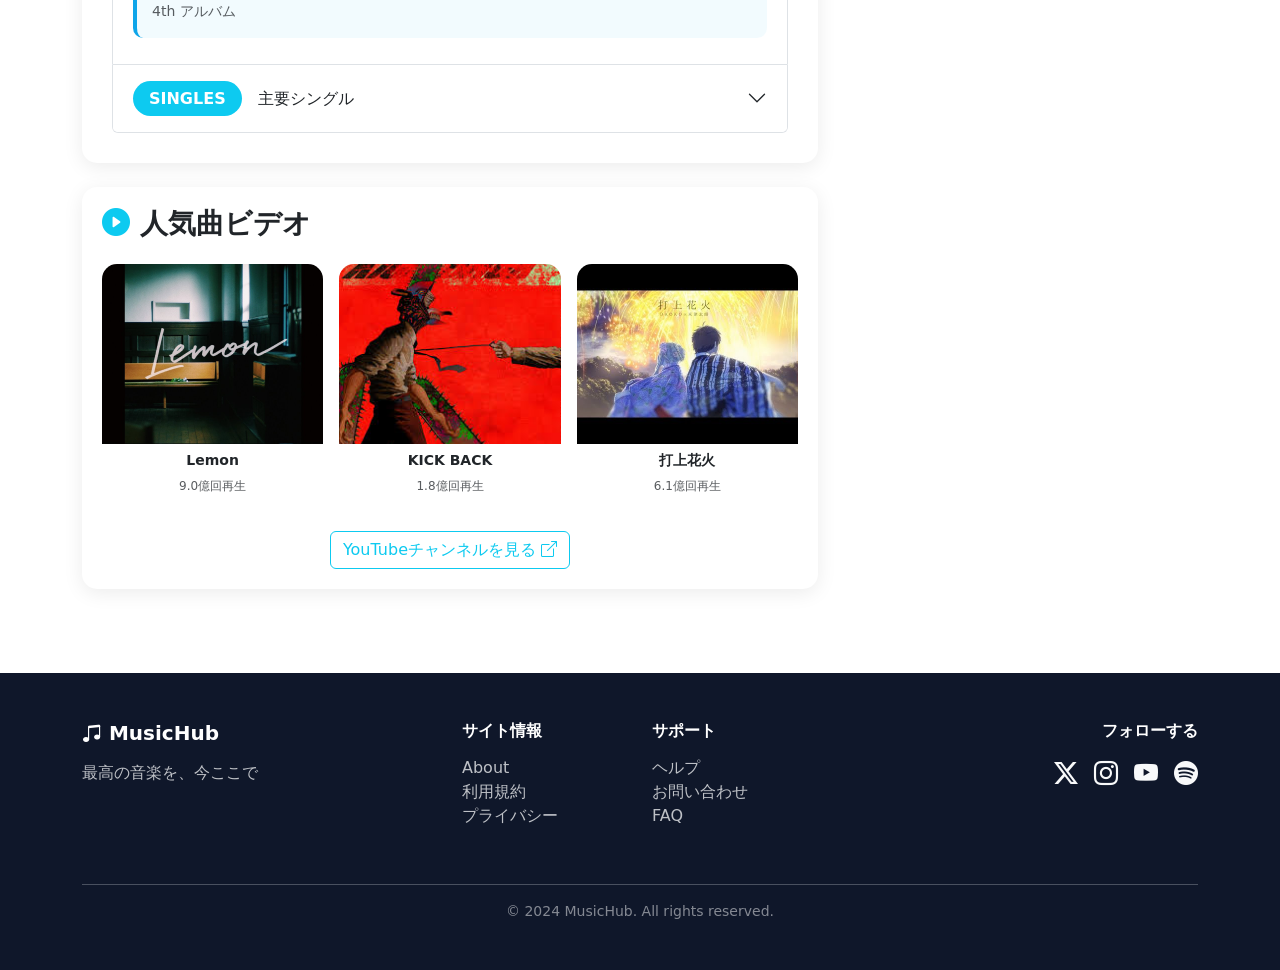
<file: yonedu.html>
<!DOCTYPE html>
<html lang="ja">
<head>
    <meta charset="UTF-8">
    <meta name="viewport" content="width=device-width, initial-scale=1.0">
    <title>米津玄師 OFFICIAL SITE - MusicHub</title>
    <link href="https://cdn.jsdelivr.net/npm/bootstrap@5.3.0/dist/css/bootstrap.min.css" rel="stylesheet">
    <link rel="stylesheet" href="https://cdn.jsdelivr.net/npm/bootstrap-icons@1.11.0/font/bootstrap-icons.css">
    <link rel="stylesheet" href="design.css">
    <link rel="icon" href="img/gemini_generated_image_tby1kntby1kntby1 (2).png" >
    <style>
        :root {
            --primary-color: #1e293b;
            --secondary-color: #334155;
            --accent-color: #0ea5e9;
            --dark-bg: #0f172a;
        }
        
        .navbar {
            background: linear-gradient(135deg, var(--dark-bg) 0%, var(--primary-color) 100%);
        }
        
        
        .hero-image {
            width: 100%;
            height: 250px; 
            object-fit: cover;
            border-radius: 20px;
        }
        
        .carousel-item img {
            height: 250px;
            object-fit: cover;
            border-radius: 15px;
        }

       
        @media (min-width: 768px) {
            .hero-image { height: 450px; }
            .carousel-item img { height: 400px; }
        }
        
        .event-header {
            background: linear-gradient(135deg, var(--dark-bg) 0%, #1e293b 50%, #0f172a 100%);
            color: white;
            padding: 20px; 
            border-radius: 20px;
            margin-top: -30px; 
            position: relative;
            z-index: 1;
            border: 1px solid rgba(255,255,255,0.1);
        }

        @media (min-width: 992px) {
            .event-header {
                padding: 40px;
                margin-top: -100px; 
            }
        }
        
       
        @media (max-width: 576px) {
            .display-4 { font-size: 2.2rem; }
        }
        
        .info-card {
            background: white;
            border-radius: 15px;
            padding: 20px;
            box-shadow: 0 4px 20px rgba(0,0,0,0.08);
            margin-bottom: 20px;
        }
        
        .artist-card {
            transition: transform 0.3s ease;
            cursor: pointer;
            border: none;
            border-radius: 15px;
            overflow: hidden;
            margin-bottom: 10px;
        }
        
        .artist-card:hover {
            transform: translateY(-10px);
            box-shadow: 0 4px 20px rgba(0,0,0,0.08);
        }
        
        .artist-img {
            width: 100%;
            height: 150px;
            object-fit: cover;
        }

        @media (min-width: 768px) {
            .artist-img { height: 180px; }
        }
        
        .timetable-section {
            background: white;
            border-radius: 15px;
            padding: 20px;
            box-shadow: 0 4px 20px rgba(0,0,0,0.08);
        }

        @media (min-width: 768px) {
            .timetable-section { padding: 30px; }
        }
        
        .accordion-button:not(.collapsed) {
            background: linear-gradient(135deg, var(--primary-color), var(--secondary-color));
            color: white;
        }
        
        .stage-badge {
            padding: 0.5rem 1rem;
            border-radius: 20px;
            font-weight: 600;
        }
        
        .time-slot {
            background: rgba(14, 165, 233, 0.05);
            padding: 15px;
            border-radius: 10px;
            border-left: 4px solid var(--accent-color);
            margin-bottom: 10px;
        }
        
        .stat-box {
            background: linear-gradient(135deg, var(--primary-color), var(--secondary-color));
            color: white;
            padding: 15px;
            border-radius: 15px;
            text-align: center;
            height: 100%;
        }
        
        .ticket-cta {
            background: linear-gradient(135deg, #334155, #0f172a);
            color: white;
            padding: 30px;
            border-radius: 15px;
            text-align: center;
        }
        
       

        /* リンクの装飾リセット */
        .text-reset { color: inherit !important; }
    </style>
</head>
<body>
    <nav class="navbar navbar-expand-lg navbar-dark sticky-top">
        <div class="container">
            <a class="navbar-brand fw-bold" href="#">
                <i class="bi bi-music-note-beamed"></i> MusicHub Artist
            </a>
            <button class="navbar-toggler" type="button" data-bs-toggle="collapse" data-bs-target="#navbarNav">
                <span class="navbar-toggler-icon"></span>
            </button>
            <div class="collapse navbar-collapse" id="navbarNav">
                <ul class="navbar-nav ms-auto">
                    <li class="nav-item">
                        <a class="nav-link" href="index.html">ホーム</a>
                    </li>
                    <li class="nav-item">
                        <a class="nav-link active" href="CD.html">CD一覧</a>
                    </li>
                    <li class="nav-item">
                        <a class="nav-link" href="artist.html">アーティスト</a>
                    </li>
                    <li class="nav-item">
                        <a class="nav-link" href="server.html">コミュニティ</a>
                    </li>
                </ul>
                <a href="login-page.html" class="text-decoration-none text-reset">
                <button class="btn btn-light ms-lg-3 mt-2 mt-lg-0 fw-bold w-100 w-lg-auto">
                    <i class="bi bi-person-circle"></i> ログイン
                </button>
                </a>
            </div>
        </div>
    </nav>

    <div class="container mt-4">
        
        <div id="artistCarousel" class="carousel slide mb-4" data-bs-ride="carousel">
            <div class="carousel-inner">
                <div class="carousel-item active">
                    <img src="img/um_yonezu_header.jpg" class="d-block w-100" alt="最新アルバムビジュアル">
                </div>
            </div>
        </div>

        <div class="event-header mb-5">
            <div class="row align-items-center">
                <div class="col-lg-8">
                    <div class="d-flex flex-wrap gap-2 mb-3">
                        <span class="badge bg-info text-dark">シンガーソングライター</span>
                        <span class="badge bg-light text-dark">J-POP</span>
                        <span class="badge bg-primary">時代を定義する孤高の天才</span>
                    </div>
                    <h1 class="display-4 fw-bold mb-3">米津玄師 <small class="fs-4 text-muted d-block d-sm-inline">Kenshi Yonezu</small></h1>
                    <div class="d-flex flex-wrap gap-3 gap-md-4 mb-4">
                        <div>
                            <i class="bi bi-person-heart"></i>
                            <span class="ms-1">ハチ / 米津玄師</span>
                        </div>
                        <div>
                            <i class="bi bi-calendar"></i>
                            <span class="ms-1">2012年～現在</span>
                        </div>
                    </div>
                </div>
                <div class="col-lg-4 text-lg-end">
                    <button class="btn btn-info btn-lg fw-bold mb-2 w-100 text-white">
                        <i class="bi bi-spotify"></i> 最新曲を聴く
                    </button>
                    <button class="btn btn-outline-light btn-lg w-100 mb-2">
                        <i class="bi bi-plus-lg"></i> フォローする
                    </button>
                    <div class="d-flex gap-2">
                        <button class="btn btn-outline-light btn-lg flex-grow-1"><i class="bi bi-twitter-x"></i></button>
                        <button class="btn btn-outline-light btn-lg flex-grow-1"><i class="bi bi-instagram"></i></button>
                        <button class="btn btn-outline-light btn-lg flex-grow-1"><i class="bi bi-youtube"></i></button>
                    </div>
                </div>
            </div>
        </div>
        <div class="row g-2 g-md-3 mb-4">
            <div class="col-6 col-md-3">
                <div class="stat-box">
                    <h3 class="fw-bold mb-1">8M</h3>
                    <small>YouTube登録者</small>
                </div>
            </div>
            <div class="col-6 col-md-3">
                <div class="stat-box">
                    <h3 class="fw-bold mb-1">7.8B</h3>
                    <small>YouTube総再生</small>
                </div>
            </div>
            <div class="col-6 col-md-3">
                <div class="stat-box">
                    <h3 class="fw-bold mb-1">6枚</h3>
                    <small>アルバム</small>
                </div>
            </div>
            <div class="col-6 col-md-3">
                <div class="stat-box">
                    <h3 class="fw-bold mb-1">2012～</h3>
                    <small>活動期間</small>
                </div>
            </div>
        </div>

        <div class="row">
            <div class="col-lg-8">
                <div class="info-card mb-4">
                    <h3 class="fw-bold mb-3"><i class="bi bi-info-circle-fill text-info"></i> アーティストプロフィール</h3>
                    <p class="mb-3">
                        2009年より「ハチ」名義でニコニコ動画にボーカロイド楽曲を投稿し始め、圧倒的な中毒性と世界観でネットシーンを席巻。
                    </p>
                    <p class="mb-3">
                        2012年、本名の「米津玄師」として活動を開始。自ら作詞・作曲・歌唱・イラスト・ダンスまで手掛けるマルチクリエイターとして、現代の音楽シーンにおいて唯一無二の存在感を放ち続けている。
                    </p>
                    <p class="mb-0 text-muted small">
                        代表曲：「Lemon」「パプリカ」「感電」「KICK BACK」など多数。
                    </p>
                </div>

                <div class="timetable-section mb-4">
                    <h3 class="fw-bold mb-4"><i class="bi bi-disc-fill text-info"></i> ディスコグラフィ</h3>
                    
                    <div class="accordion" id="discographyAccordion">
                        <div class="accordion-item">
                            <h2 class="accordion-header">
                                <button class="accordion-button" type="button" data-bs-toggle="collapse" data-bs-target="#albums">
                                    <span class="stage-badge bg-primary text-white me-2 me-md-3">ALBUMS</span>
                                    スタジオアルバム
                                </button>
                            </h2>
                            <div id="albums" class="accordion-collapse collapse show" data-bs-parent="#discographyAccordion">
                                <div class="accordion-body">
                                    <div class="time-slot">
                                        <div class="d-flex justify-content-between align-items-center">
                                            <div>
                                                <span class="badge bg-secondary">2024.08.21</span>
                                                <h5 class="mb-1 mt-2 fw-bold">LOST CORNER</h5>
                                                <small class="text-muted">6th アルバム</small>
                                            </div>
                                            <button class="btn btn-sm btn-outline-info">詳細</button>
                                        </div>
                                    </div>
                                    <div class="time-slot">
                                        <div class="d-flex justify-content-between align-items-center">
                                            <div>
                                                <span class="badge bg-secondary">2020.08.05</span>
                                                <h5 class="mb-1 mt-2 fw-bold">STRAY SHEEP</h5>
                                                <small class="text-muted">5th アルバム</small>
                                            </div>
                                            <button class="btn btn-sm btn-outline-info">詳細</button>
                                        </div>
                                    </div>
                                    <div class="time-slot">
                                        <div class="d-flex justify-content-between align-items-center">
                                            <div>
                                                <span class="badge bg-secondary">2017.11.01</span>
                                                <h5 class="mb-1 mt-2 fw-bold">BOOTLEG</h5>
                                                <small class="text-muted">4th アルバム</small>
                                            </div>
                                            <button class="btn btn-sm btn-outline-info">詳細</button>
                                        </div>
                                    </div>
                                </div>
                            </div>
                        </div>

                        <div class="accordion-item">
                            <h2 class="accordion-header">
                                <button class="accordion-button collapsed" type="button" data-bs-toggle="collapse" data-bs-target="#singles">
                                    <span class="stage-badge bg-info text-white me-2 me-md-3">SINGLES</span>
                                    主要シングル
                                </button>
                            </h2>
                            <div id="singles" class="accordion-collapse collapse" data-bs-parent="#discographyAccordion">
                                <div class="accordion-body">
                                    <div class="time-slot">
                                        <div class="d-flex justify-content-between align-items-center">
                                            <div>
                                                <span class="badge bg-secondary">2018.2.27</span>
                                                <h5 class="mb-1 mt-2 fw-bold">Lemon</h5>
                                                <small class="text-muted">Billboard JAPAN 2年連続年間総合1位</small>
                                            </div>
                                            <button class="btn btn-sm btn-outline-info">詳細</button>
                                        </div>
                                    </div>
                                    <div class="time-slot">
                                        <div class="d-flex justify-content-between align-items-center">
                                            <div>
                                                <span class="badge bg-secondary">2022.11.23</span>
                                                <h5 class="mb-1 mt-2 fw-bold">KICK BACK</h5>
                                                <small class="text-muted">TVアニメ「チェンソーマン」OPテーマ</small>
                                            </div>
                                            <button class="btn btn-sm btn-outline-info">詳細</button>
                                        </div>
                                    </div>
                                </div>
                            </div>
                        </div>
                    </div>
                </div>

                <div class="info-card mb-4">
                    <h3 class="fw-bold mb-4"><i class="bi bi-play-circle-fill text-info"></i> 人気曲ビデオ</h3>
                    <div class="row g-3">
                        <div class="col-6 col-md-4">
                            <div class="card artist-card">
                                <img src="img/maxresdefault.jpg" class="artist-img" alt="Lemon">
                                <div class="card-body p-2 text-center">
                                    <h6 class="fw-bold mb-1 small">Lemon</h6>
                                    <small class="text-muted" style="font-size: 0.75rem;">9.0億回再生</small>
                                </div>
                            </div>
                        </div>
                        <div class="col-6 col-md-4">
                            <div class="card artist-card">
                                <img src="img/kickback.jpg" class="artist-img" alt="KICK BACK">
                                <div class="card-body p-2 text-center">
                                    <h6 class="fw-bold mb-1 small">KICK BACK</h6>
                                    <small class="text-muted" style="font-size: 0.75rem;">1.8億回再生</small>
                                </div>
                            </div>
                        </div>
                        <div class="col-6 col-md-4">
                            <div class="card artist-card">
                                <img src="img/hqdefault.jpg" class="artist-img" alt="打上花火">
                                <div class="card-body p-2 text-center">
                                    <h6 class="fw-bold mb-1 small">打上花火</h6>
                                    <small class="text-muted" style="font-size: 0.75rem;">6.1億回再生</small>
                                </div>
                            </div>
                        </div>
                    </div>
                    <div class="text-center mt-3">
                        <a href="https://www.youtube.com/@KenshiYonezu" class="btn btn-outline-info w-30 w-md-auto">
                            YouTubeチャンネルを見る <i class="bi bi-box-arrow-up-right"></i>
                        </a>
                    </div>
                </div>
            </div>

            <div class="col-lg-4">
                
                
                <div class="info-card mb-4">
                    <h3 class="fw-bold mb-3"><i class="bi bi-info-circle-fill text-info"></i>ニュース</h3>
                    <div class="mb-3 border-bottom pb-2">
                        <span class="badge bg-secondary mb-1">INFO</span><br>
                        <small class="text-muted">2025.09.24</small>
                        <p class="mb-0 fw-bold small">16th シングル「IRIS OUT/JANE DOE」本日発売</p>
                    </div>                   
                    <div class="mb-3 border-bottom pb-2">
                        <span class="badge bg-primary mb-1">LIVE</span><br>
                        <small class="text-muted">2025.01.09</small>
                        <p class="mb-0 fw-bold small">「米津玄師 2025 WORLD TOUR / JUNK」詳細発表</p>
                    </div>
                    <div class="mb-0">
                        <span class="badge bg-secondary mb-1">INFO</span><br>
                        <small class="text-muted">2024.08.21</small>
                        <p class="mb-0 fw-bold small">6th アルバム「LOST CORNER」本日発売</p>
                    </div>
                </div>
            </div>
            
        </div>
    </div>

    <footer class="py-5">
        <div class="container">
            <div class="row">
                <div class="col-md-4 mb-4">
                    <h5 class="fw-bold mb-3"><i class="bi bi-music-note-beamed"></i> MusicHub</h5>
                    <p class="text-light opacity-75">最高の音楽を、今ここで</p>
                </div>
                <div class="col-md-2 col-6 mb-4">
                    <h6 class="fw-bold mb-3">サイト情報</h6>
                    <ul class="list-unstyled">
                        <li><a href="#" class="text-light text-decoration-none opacity-75">About</a></li>
                        <li><a href="#" class="text-light text-decoration-none opacity-75">利用規約</a></li>
                        <li><a href="#" class="text-light text-decoration-none opacity-75">プライバシー</a></li>
                    </ul>
                </div>
                <div class="col-md-2 col-6 mb-4">
                    <h6 class="fw-bold mb-3">サポート</h6>
                    <ul class="list-unstyled">
                        <li><a href="#" class="text-light text-decoration-none opacity-75">ヘルプ</a></li>
                        <li><a href="#" class="text-light text-decoration-none opacity-75">お問い合わせ</a></li>
                        <li><a href="#" class="text-light text-decoration-none opacity-75">FAQ</a></li>
                    </ul>
                </div>
                <div class="col-md-4 mb-4 text-md-end">
                    <h6 class="fw-bold mb-3">フォローする</h6>
                    <div class="d-flex gap-3 justify-content-md-end">
                        <a href="#" class="text-light"><i class="bi bi-twitter-x fs-4"></i></a>
                        <a href="#" class="text-light"><i class="bi bi-instagram fs-4"></i></a>
                        <a href="#" class="text-light"><i class="bi bi-youtube fs-4"></i></a>
                        <a href="#" class="text-light"><i class="bi bi-spotify fs-4"></i></a>
                    </div>
                </div>
            </div>
            <hr class="border-light opacity-25">
            <p class="text-center text-light opacity-50 mb-0 small">&copy; 2024 MusicHub. All rights reserved.</p>
        </div>
    </footer>

    <script src="https://cdn.jsdelivr.net/npm/bootstrap@5.3.0/dist/js/bootstrap.bundle.min.js"></script>
</body>
</html>
</file>
<file: design.css>
@charset "uft-8";

footer {
            background-color: var(--dark-bg);
            color: white;
            margin-top: 60px;
        }
</file>
